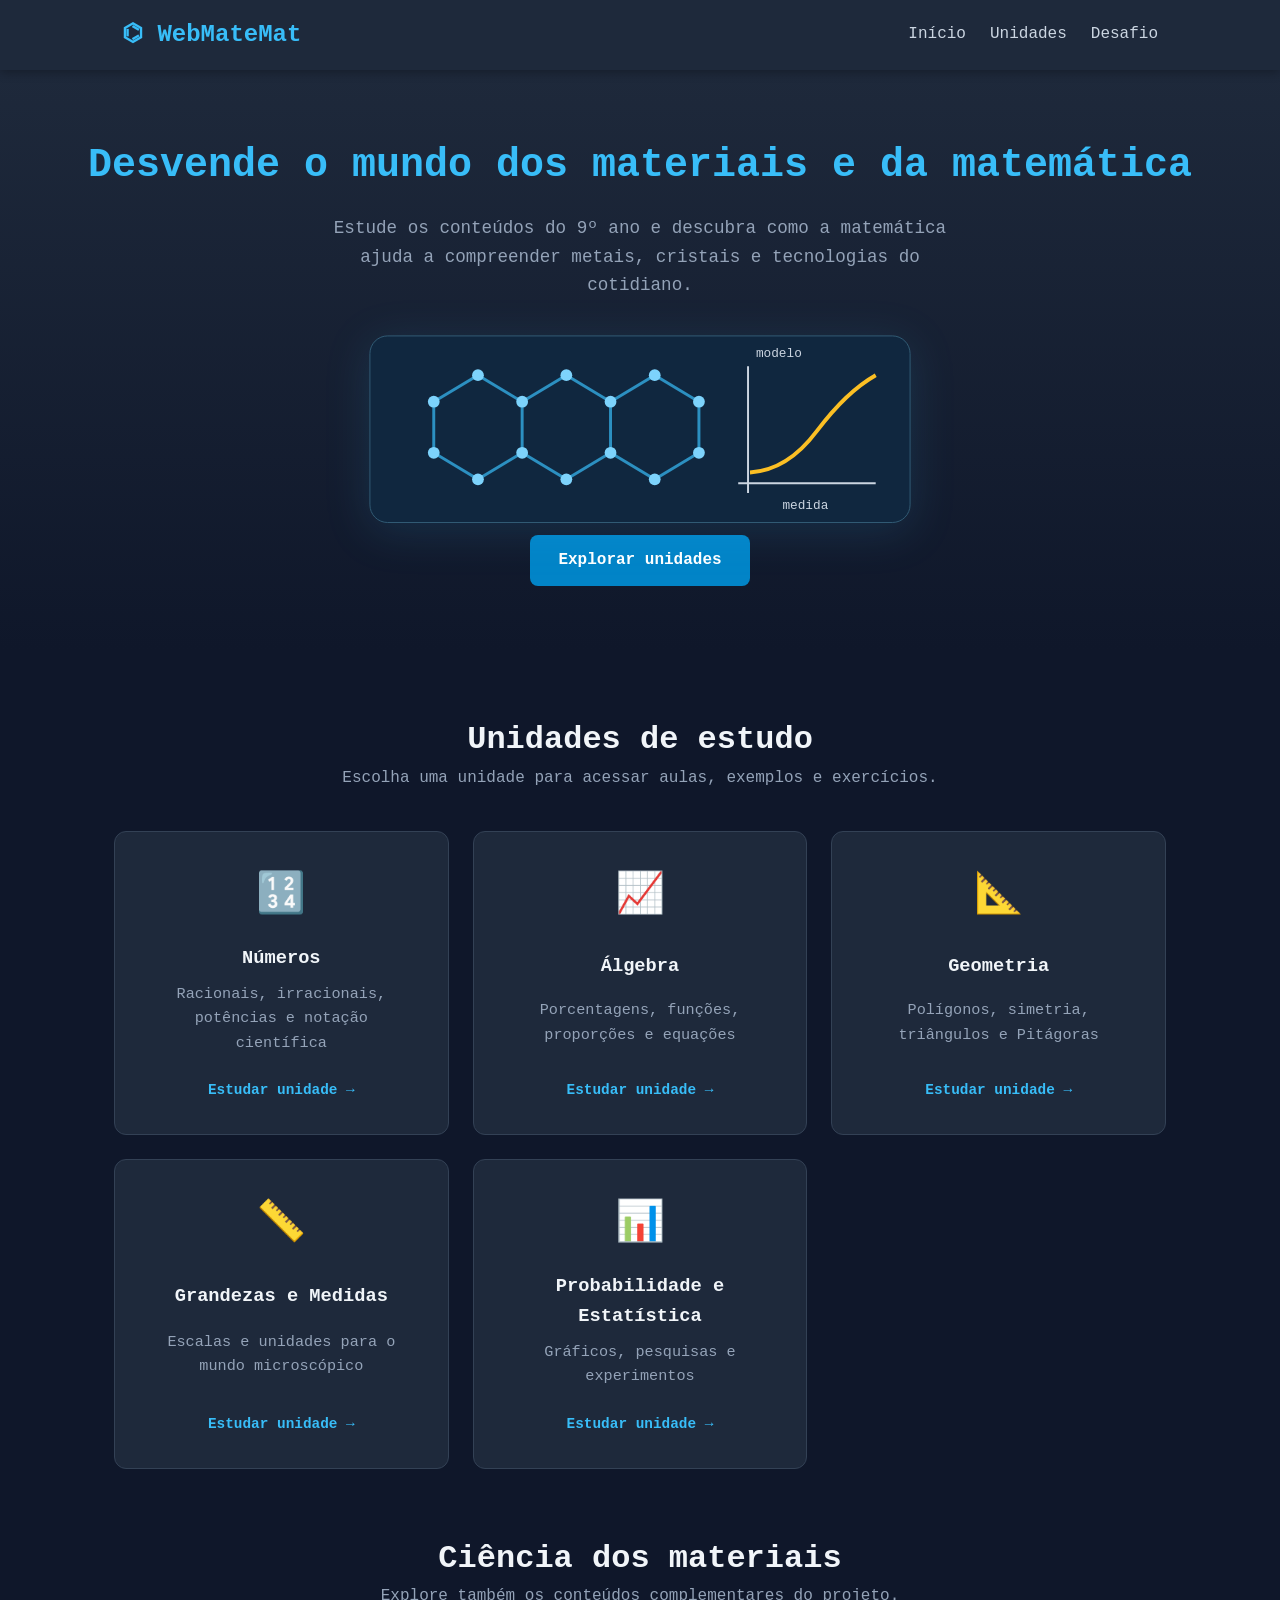
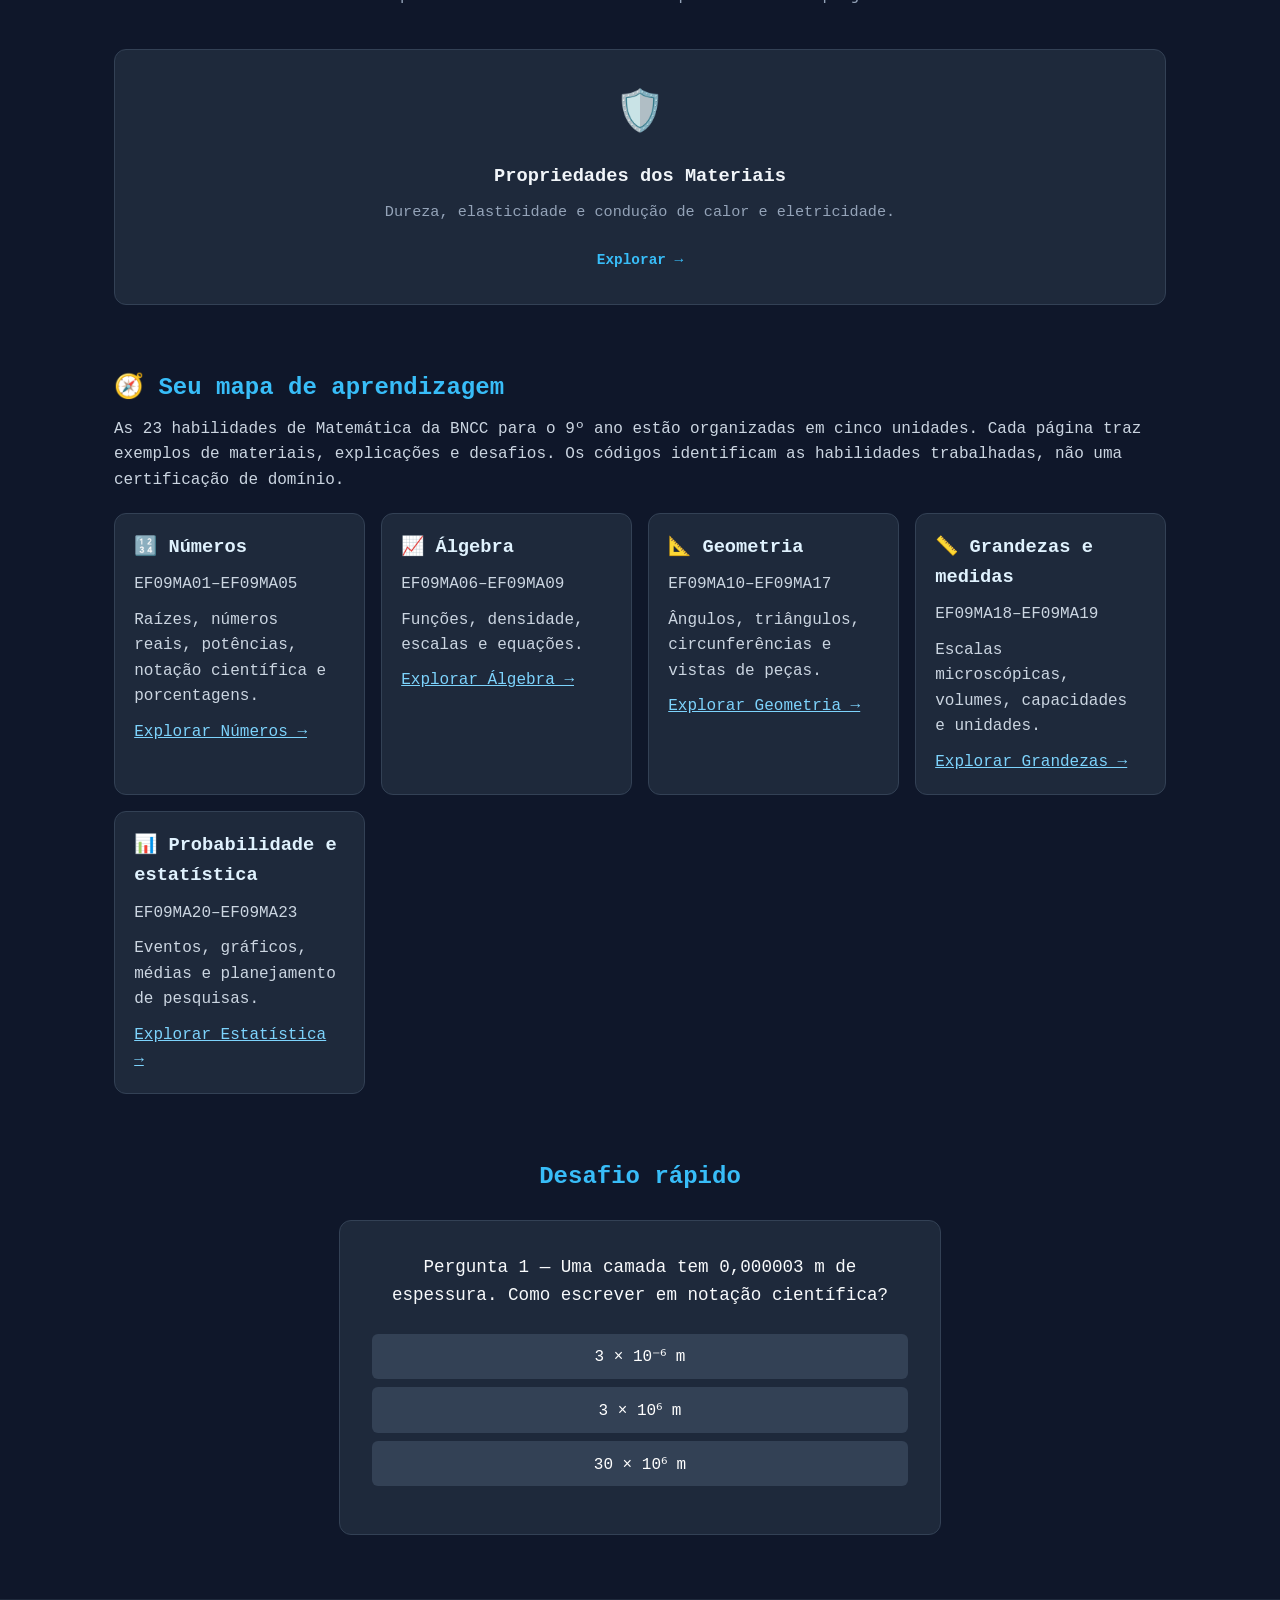
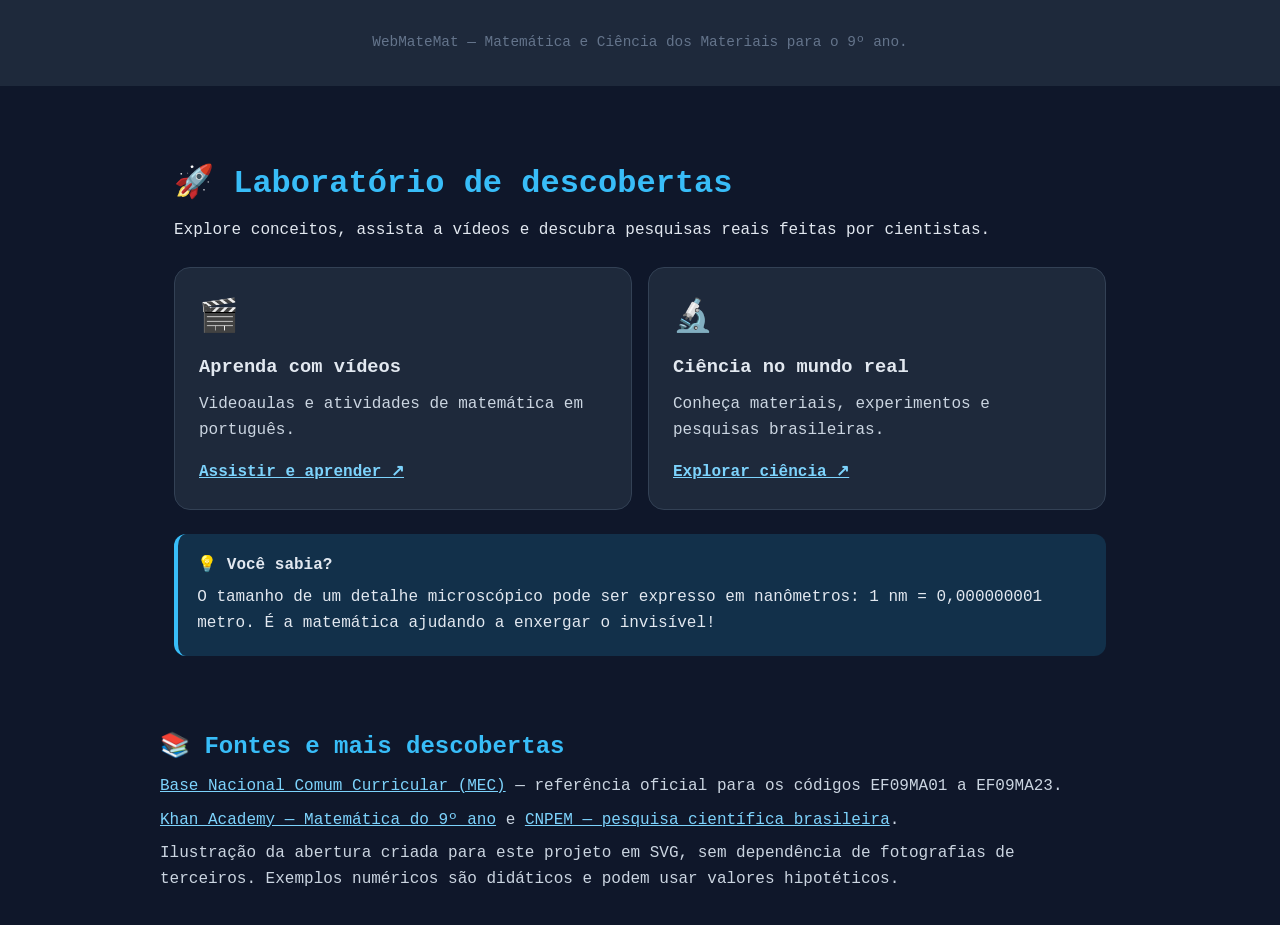
<file: index.html>
<!doctype html><html lang="pt-BR"><head><meta charset="utf-8"><meta name="viewport" content="width=device-width,initial-scale=1"><meta name="description" content="Matemática do 9º ano conectada à ciência dos materiais."><title>WebMateMat | Matemática e Ciência dos Materiais</title><link rel="stylesheet" href="style.css"></head><body><header><nav class="navbar"><div class="logo">⌬ WebMateMat</div><ul class="nav-links"><li><a href="index.html">Início</a></li><li><a href="index.html#topicos">Unidades</a></li><li><a href="index.html#desafio">Desafio</a></li></ul></nav></header><section id="inicio" class="hero"><h1>Desvende o mundo dos materiais e da matemática</h1><p>Estude os conteúdos do 9º ano e descubra como a matemática ajuda a compreender metais, cristais e tecnologias do cotidiano.</p><svg class="hero-figure" role="img" aria-label="Ilustração original: partículas conectadas em uma rede hexagonal e um gráfico cartesiano" viewBox="0 0 560 200" xmlns="http://www.w3.org/2000/svg"><rect x="5" y="5" width="550" height="190" rx="18" fill="#10273f" stroke="#325c76"/><g stroke="#38bdf8" stroke-width="3" fill="none"><path d="M70 72 L115 45 L160 72 L160 124 L115 151 L70 124 Z M160 72 L205 45 L250 72 L250 124 L205 151 L160 124 M250 72 L295 45 L340 72 L340 124 L295 151 L250 124" opacity=".7"/></g><g fill="#7dd3fc"><circle cx="70" cy="72" r="6"/><circle cx="115" cy="45" r="6"/><circle cx="160" cy="72" r="6"/><circle cx="160" cy="124" r="6"/><circle cx="115" cy="151" r="6"/><circle cx="70" cy="124" r="6"/><circle cx="205" cy="45" r="6"/><circle cx="250" cy="72" r="6"/><circle cx="250" cy="124" r="6"/><circle cx="205" cy="151" r="6"/><circle cx="295" cy="45" r="6"/><circle cx="340" cy="72" r="6"/><circle cx="340" cy="124" r="6"/><circle cx="295" cy="151" r="6"/></g><g stroke="#cbd5e1" stroke-width="2" fill="none"><path d="M380 155 H520 M390 165 V36" /></g><path d="M392 144 Q430 142 460 102 T520 45" stroke="#fbbf24" stroke-width="4" fill="none"/><text x="425" y="181" font-size="13" fill="#cbd5e1">medida</text><text x="398" y="26" font-size="13" fill="#cbd5e1">modelo</text></svg><a class="btn" href="#topicos">Explorar unidades</a></section><main><section id="topicos" class="topics-section"><h2>Unidades de estudo</h2><p class="section-subtitle">Escolha uma unidade para acessar aulas, exemplos e exercícios.</p><div class="card-grid"><a class="card-link" href="numeros.html"><article class="card"><span class="card-icon" aria-hidden="true">🔢</span><h3>Números</h3><p>Racionais, irracionais, potências e notação científica</p><span class="card-btn">Estudar unidade →</span></article></a><a class="card-link" href="algebra.html"><article class="card"><span class="card-icon" aria-hidden="true">📈</span><h3>Álgebra</h3><p>Porcentagens, funções, proporções e equações</p><span class="card-btn">Estudar unidade →</span></article></a><a class="card-link" href="geometria.html"><article class="card"><span class="card-icon" aria-hidden="true">📐</span><h3>Geometria</h3><p>Polígonos, simetria, triângulos e Pitágoras</p><span class="card-btn">Estudar unidade →</span></article></a><a class="card-link" href="grandezas-medidas.html"><article class="card"><span class="card-icon" aria-hidden="true">📏</span><h3>Grandezas e Medidas</h3><p>Escalas e unidades para o mundo microscópico</p><span class="card-btn">Estudar unidade →</span></article></a><a class="card-link" href="probabilidade-estatistica.html"><article class="card"><span class="card-icon" aria-hidden="true">📊</span><h3>Probabilidade e Estatística</h3><p>Gráficos, pesquisas e experimentos</p><span class="card-btn">Estudar unidade →</span></article></a></div></section><section class="topics-section"><h2>Ciência dos materiais</h2><p class="section-subtitle">Explore também os conteúdos complementares do projeto.</p><div class="card-grid"><a class="card-link" href="propriedades-dos-materiais.html"><article class="card"><span class="card-icon">🛡️</span><h3>Propriedades dos Materiais</h3><p>Dureza, elasticidade e condução de calor e eletricidade.</p><span class="card-btn">Explorar →</span></article></a></div></section><section class="learning-map" aria-label="Mapa curricular"><h2>🧭 Seu mapa de aprendizagem</h2><p>As 23 habilidades de Matemática da BNCC para o 9º ano estão organizadas em cinco unidades. Cada página traz exemplos de materiais, explicações e desafios. Os códigos identificam as habilidades trabalhadas, não uma certificação de domínio.</p><div class="map-grid"><article class="map-card"><h3>🔢 Números</h3><p>EF09MA01–EF09MA05</p><p>Raízes, números reais, potências, notação científica e porcentagens.</p><a href="numeros.html">Explorar Números →</a></article><article class="map-card"><h3>📈 Álgebra</h3><p>EF09MA06–EF09MA09</p><p>Funções, densidade, escalas e equações.</p><a href="algebra.html">Explorar Álgebra →</a></article><article class="map-card"><h3>📐 Geometria</h3><p>EF09MA10–EF09MA17</p><p>Ângulos, triângulos, circunferências e vistas de peças.</p><a href="geometria.html">Explorar Geometria →</a></article><article class="map-card"><h3>📏 Grandezas e medidas</h3><p>EF09MA18–EF09MA19</p><p>Escalas microscópicas, volumes, capacidades e unidades.</p><a href="grandezas-medidas.html">Explorar Grandezas →</a></article><article class="map-card"><h3>📊 Probabilidade e estatística</h3><p>EF09MA20–EF09MA23</p><p>Eventos, gráficos, médias e planejamento de pesquisas.</p><a href="probabilidade-estatistica.html">Explorar Estatística →</a></article></div></section><section id="desafio" class="quiz-section"><h2>Desafio rápido</h2><div class="quiz-box"><p id="question">Carregando pergunta...</p><div id="options" class="options"></div><p id="result" role="status" aria-live="polite"></p></div></section></main><footer><p>WebMateMat — Matemática e Ciência dos Materiais para o 9º ano.</p></footer><script src="script.js"></script><section class="extras" aria-label="Explore mais"><h2>🚀 Laboratório de descobertas</h2><p>Explore conceitos, assista a vídeos e descubra pesquisas reais feitas por cientistas.</p><div class="extras-grid"><article class="extra-card"><span>🎬</span><h3>Aprenda com vídeos</h3><p>Videoaulas e atividades de matemática em português.</p><a href="https://pt.khanacademy.org/math/pt-9-ano" target="_blank" rel="noopener noreferrer">Assistir e aprender ↗</a></article><article class="extra-card"><span>🔬</span><h3>Ciência no mundo real</h3><p>Conheça materiais, experimentos e pesquisas brasileiras.</p><a href="https://cnpem.br/cnpem-lanca-serie-ciencia-animada-com-videos-educativos-sobre-pesquisas-de-ponta/" target="_blank" rel="noopener noreferrer">Explorar ciência ↗</a></article></div><div class="curiosity"><strong>💡 Você sabia?</strong><p>O tamanho de um detalhe microscópico pode ser expresso em nanômetros: 1 nm = 0,000000001 metro. É a matemática ajudando a enxergar o invisível!</p></div></section>
<section class="sources" aria-label="Referências e uso do conteúdo"><h2>📚 Fontes e mais descobertas</h2><p><a href="https://basenacionalcomum.mec.gov.br/images/BNCC_EI_EF_110518_versaofinal_site.pdf" target="_blank" rel="noopener noreferrer">Base Nacional Comum Curricular (MEC)</a> — referência oficial para os códigos EF09MA01 a EF09MA23.</p><p><a href="https://pt.khanacademy.org/math/pt-9-ano" target="_blank" rel="noopener noreferrer">Khan Academy — Matemática do 9º ano</a> e <a href="https://cnpem.br/" target="_blank" rel="noopener noreferrer">CNPEM — pesquisa científica brasileira</a>.</p><p>Ilustração da abertura criada para este projeto em SVG, sem dependência de fotografias de terceiros. Exemplos numéricos são didáticos e podem usar valores hipotéticos.</p></section></body></html>
</file>
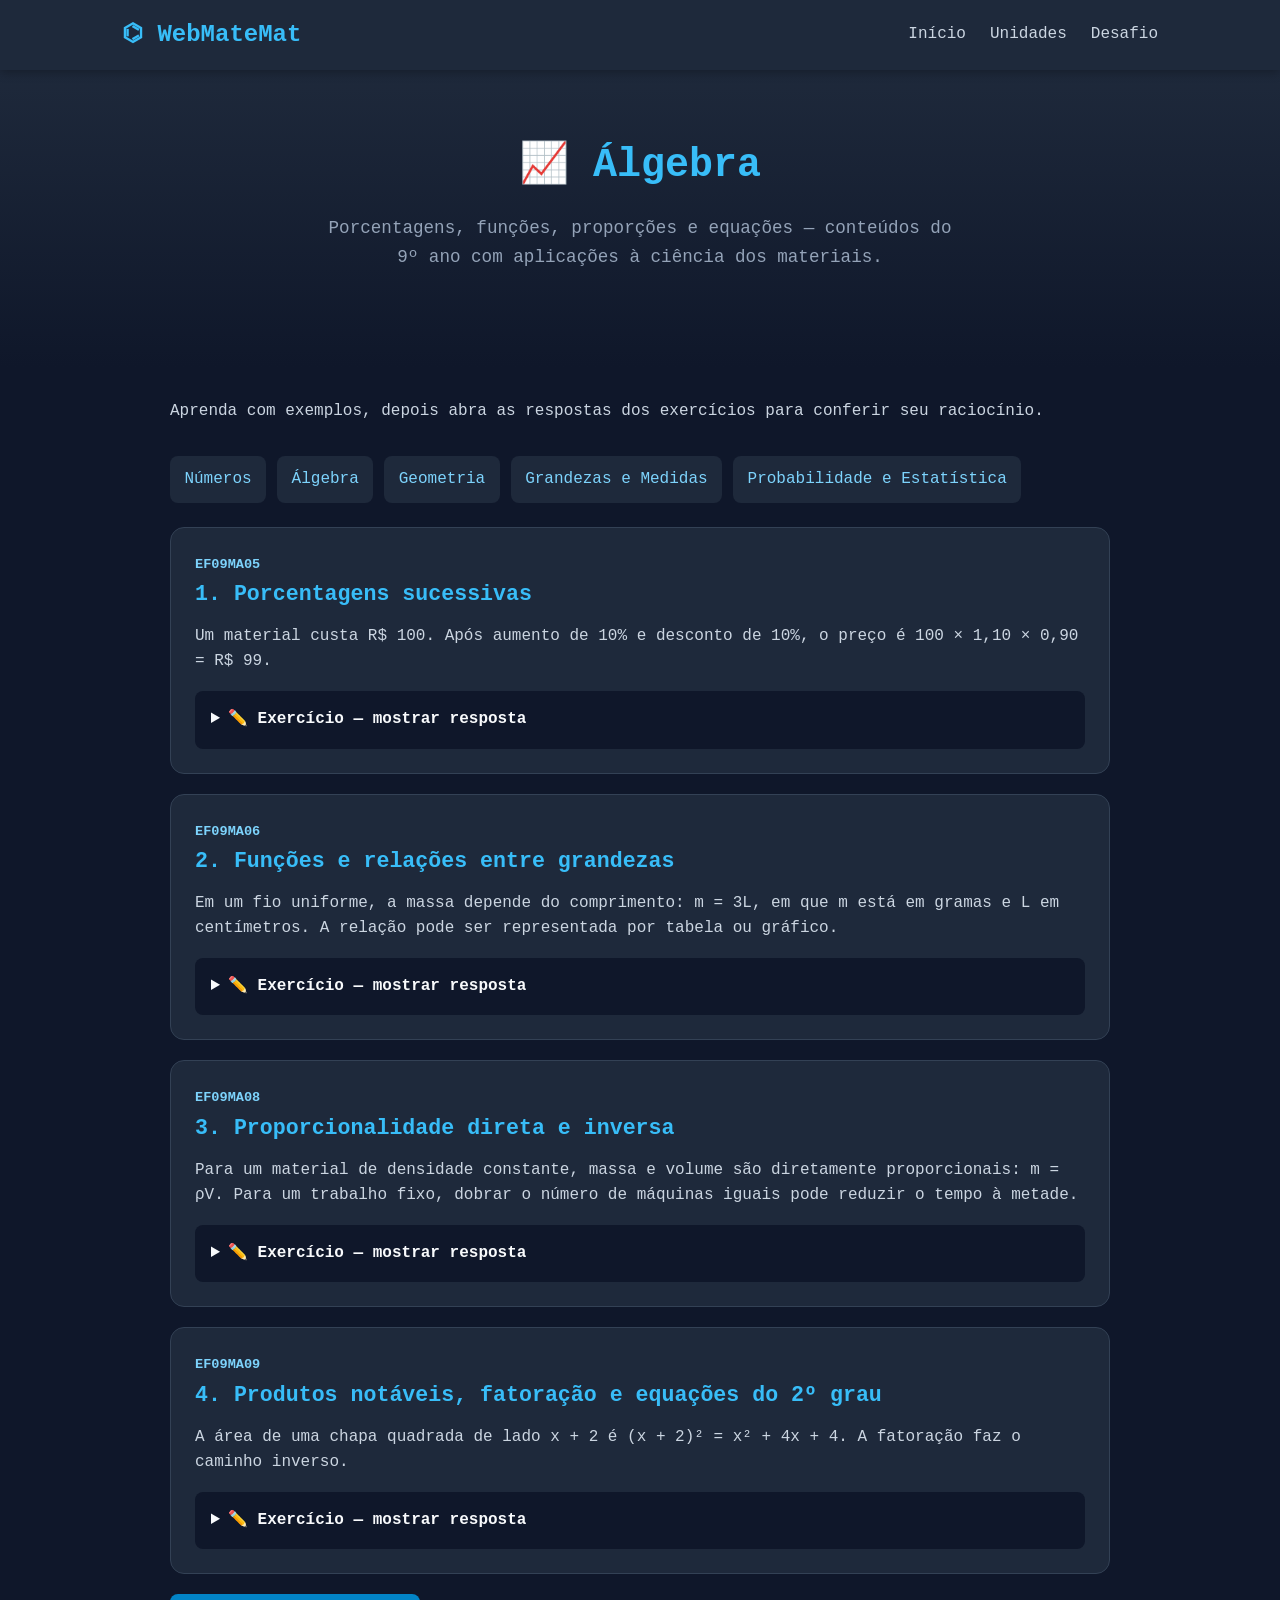
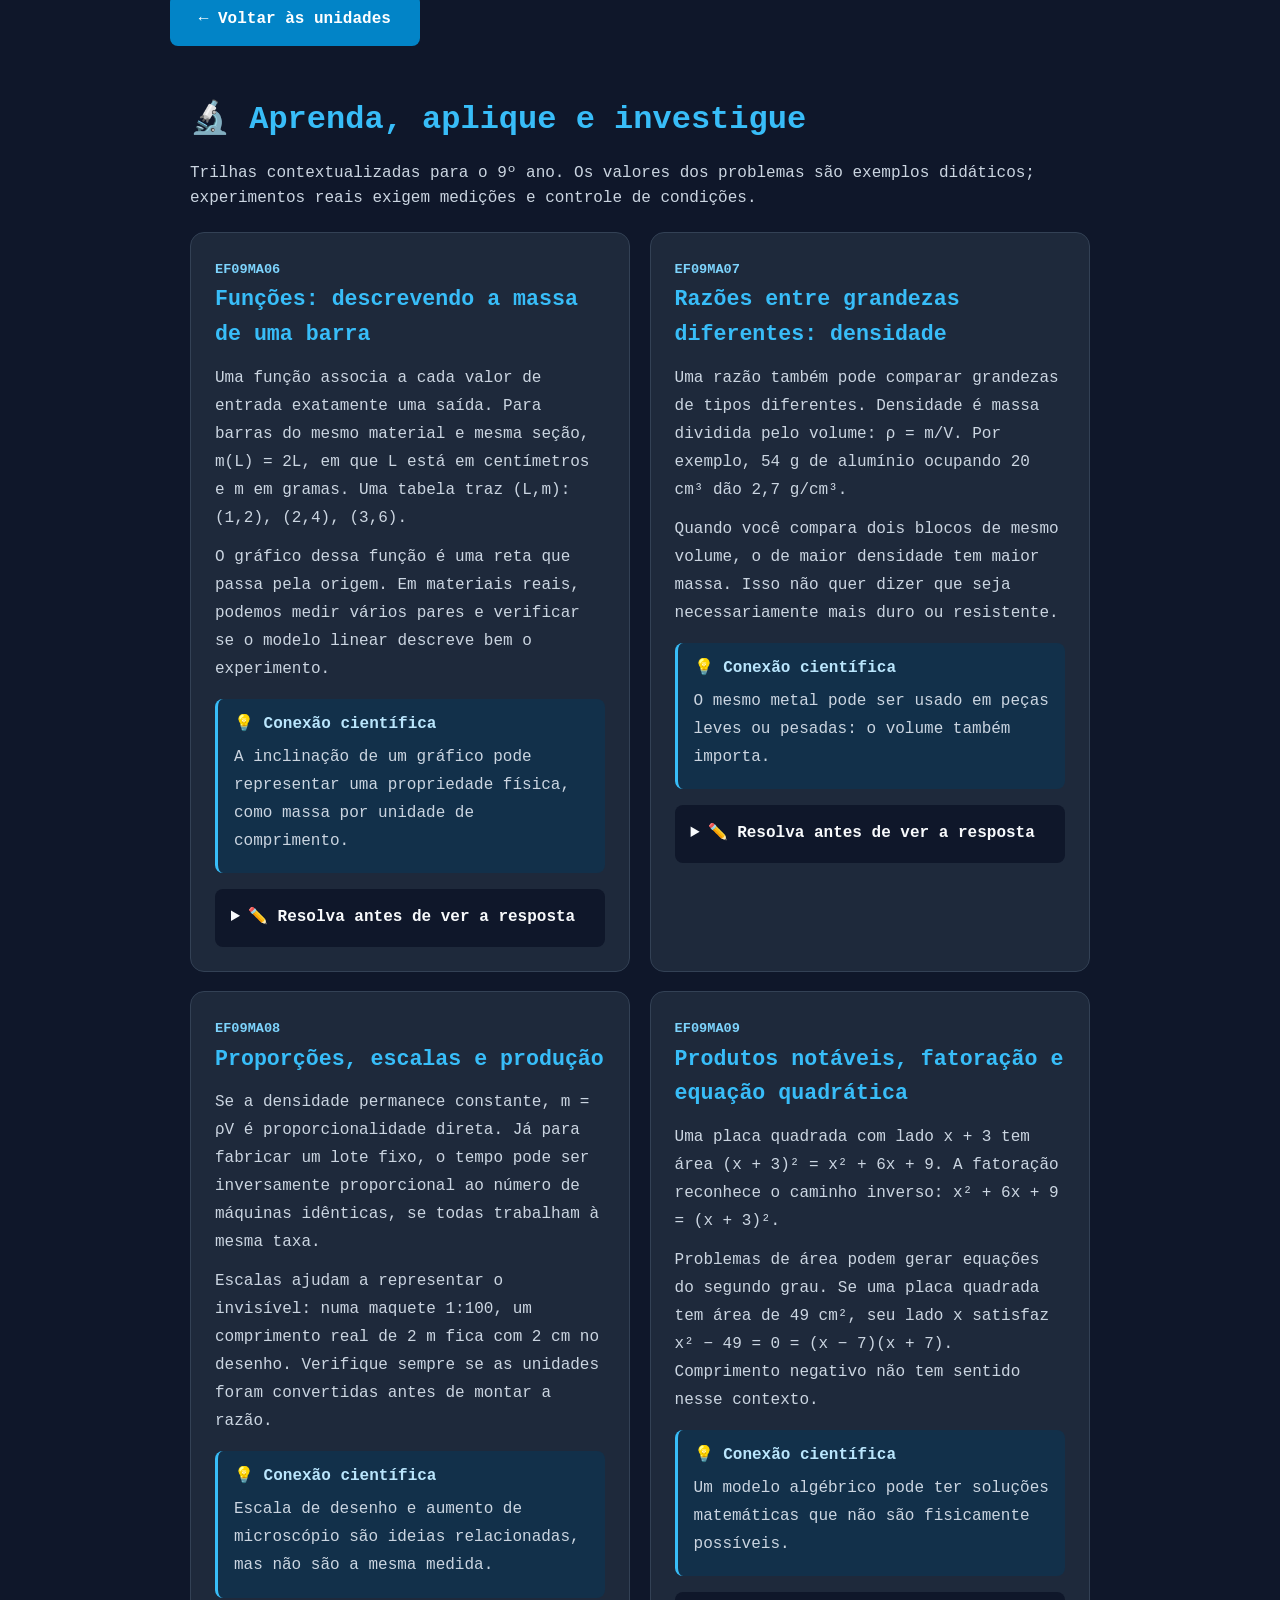
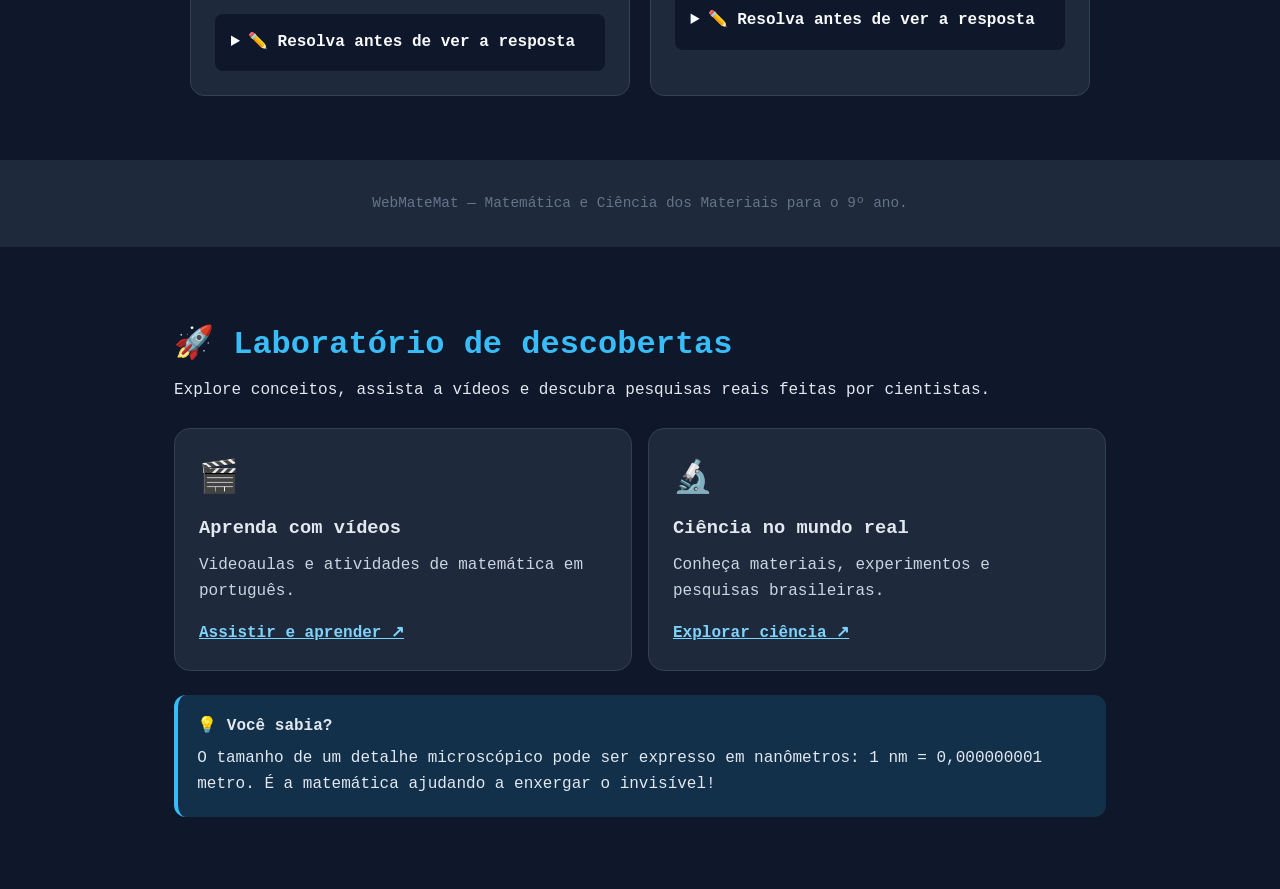
<file: algebra.html>
<!doctype html><html lang="pt-BR"><head><meta charset="utf-8"><meta name="viewport" content="width=device-width,initial-scale=1"><meta name="description" content="Álgebra: matemática do 9º ano aplicada à ciência dos materiais."><title>Álgebra | WebMateMat</title><link rel="stylesheet" href="style.css"></head><body><header><nav class="navbar"><div class="logo">⌬ WebMateMat</div><ul class="nav-links"><li><a href="index.html">Início</a></li><li><a href="index.html#topicos">Unidades</a></li><li><a href="index.html#desafio">Desafio</a></li></ul></nav></header><section class="hero"><h1>📈 Álgebra</h1><p>Porcentagens, funções, proporções e equações — conteúdos do 9º ano com aplicações à ciência dos materiais.</p></section><main class="lesson-layout"><p class="intro-note">Aprenda com exemplos, depois abra as respostas dos exercícios para conferir seu raciocínio.</p><nav class="lesson-nav" aria-label="Unidades"><a href="numeros.html">Números</a><a href="algebra.html">Álgebra</a><a href="geometria.html">Geometria</a><a href="grandezas-medidas.html">Grandezas e Medidas</a><a href="probabilidade-estatistica.html">Probabilidade e Estatística</a></nav><article class="lesson"><span class="code">EF09MA05</span><h2>1. Porcentagens sucessivas</h2><p>Um material custa R$ 100. Após aumento de 10% e desconto de 10%, o preço é 100 × 1,10 × 0,90 = R$ 99.</p><details><summary>✏️ Exercício — mostrar resposta</summary><p>Um produto de R$ 200 recebe desconto de 20%. Qual é o novo preço?</p><p class="answer"><strong>Resposta:</strong> R$ 160.</p></details></article><article class="lesson"><span class="code">EF09MA06</span><h2>2. Funções e relações entre grandezas</h2><p>Em um fio uniforme, a massa depende do comprimento: m = 3L, em que m está em gramas e L em centímetros. A relação pode ser representada por tabela ou gráfico.</p><details><summary>✏️ Exercício — mostrar resposta</summary><p>Qual é a massa de 4 cm desse fio?</p><p class="answer"><strong>Resposta:</strong> 12 g.</p></details></article><article class="lesson"><span class="code">EF09MA08</span><h2>3. Proporcionalidade direta e inversa</h2><p>Para um material de densidade constante, massa e volume são diretamente proporcionais: m = ρV. Para um trabalho fixo, dobrar o número de máquinas iguais pode reduzir o tempo à metade.</p><details><summary>✏️ Exercício — mostrar resposta</summary><p>Se 2 cm³ de uma amostra têm massa de 6 g, qual é a massa de 5 cm³?</p><p class="answer"><strong>Resposta:</strong> 15 g.</p></details></article><article class="lesson"><span class="code">EF09MA09</span><h2>4. Produtos notáveis, fatoração e equações do 2º grau</h2><p>A área de uma chapa quadrada de lado x + 2 é (x + 2)² = x² + 4x + 4. A fatoração faz o caminho inverso.</p><details><summary>✏️ Exercício — mostrar resposta</summary><p>Resolva x² − 9 = 0.</p><p class="answer"><strong>Resposta:</strong> x = 3 ou x = −3; para uma medida de comprimento, apenas 3 faz sentido.</p></details></article><a class="btn" href="index.html#topicos">← Voltar às unidades</a><section class="ampliacao-bncc" aria-label="Aprofundamento e atividades da BNCC"><h2>🔬 Aprenda, aplique e investigue</h2><p class="intro-note">Trilhas contextualizadas para o 9º ano. Os valores dos problemas são exemplos didáticos; experimentos reais exigem medições e controle de condições.</p><div class="bncc-module-grid"><article class="lesson bncc-module"><span class="code">EF09MA06</span><h2>Funções: descrevendo a massa de uma barra</h2><p>Uma função associa a cada valor de entrada exatamente uma saída. Para barras do mesmo material e mesma seção, m(L) = 2L, em que L está em centímetros e m em gramas. Uma tabela traz (L,m): (1,2), (2,4), (3,6).</p><p>O gráfico dessa função é uma reta que passa pela origem. Em materiais reais, podemos medir vários pares e verificar se o modelo linear descreve bem o experimento.</p><aside class="science-note"><strong>💡 Conexão científica</strong><p>A inclinação de um gráfico pode representar uma propriedade física, como massa por unidade de comprimento.</p></aside><details><summary>✏️ Resolva antes de ver a resposta</summary><p><strong>Desafio:</strong> Uma barra de 7 cm segue m(L) = 2L. Qual é sua massa? Se a massa é 18 g, qual o comprimento?</p><p class="answer"><strong>Resolução:</strong> 14 g; comprimento 9 cm.</p></details></article><article class="lesson bncc-module"><span class="code">EF09MA07</span><h2>Razões entre grandezas diferentes: densidade</h2><p>Uma razão também pode comparar grandezas de tipos diferentes. Densidade é massa dividida pelo volume: ρ = m/V. Por exemplo, 54 g de alumínio ocupando 20 cm³ dão 2,7 g/cm³.</p><p>Quando você compara dois blocos de mesmo volume, o de maior densidade tem maior massa. Isso não quer dizer que seja necessariamente mais duro ou resistente.</p><aside class="science-note"><strong>💡 Conexão científica</strong><p>O mesmo metal pode ser usado em peças leves ou pesadas: o volume também importa.</p></aside><details><summary>✏️ Resolva antes de ver a resposta</summary><p><strong>Desafio:</strong> Um bloco tem massa de 135 g e volume de 50 cm³. Calcule a densidade.</p><p class="answer"><strong>Resolução:</strong> ρ = 135/50 = 2,7 g/cm³.</p></details></article><article class="lesson bncc-module"><span class="code">EF09MA08</span><h2>Proporções, escalas e produção</h2><p>Se a densidade permanece constante, m = ρV é proporcionalidade direta. Já para fabricar um lote fixo, o tempo pode ser inversamente proporcional ao número de máquinas idênticas, se todas trabalham à mesma taxa.</p><p>Escalas ajudam a representar o invisível: numa maquete 1:100, um comprimento real de 2 m fica com 2 cm no desenho. Verifique sempre se as unidades foram convertidas antes de montar a razão.</p><aside class="science-note"><strong>💡 Conexão científica</strong><p>Escala de desenho e aumento de microscópio são ideias relacionadas, mas não são a mesma medida.</p></aside><details><summary>✏️ Resolva antes de ver a resposta</summary><p><strong>Desafio:</strong> Quatro máquinas fabricam um lote em 6 horas. Em condições ideais, quantas horas levariam 8 máquinas idênticas?</p><p class="answer"><strong>Resolução:</strong> 3 horas: dobrar o número de máquinas reduz o tempo pela metade, supondo produtividade constante.</p></details></article><article class="lesson bncc-module"><span class="code">EF09MA09</span><h2>Produtos notáveis, fatoração e equação quadrática</h2><p>Uma placa quadrada com lado x + 3 tem área (x + 3)² = x² + 6x + 9. A fatoração reconhece o caminho inverso: x² + 6x + 9 = (x + 3)².</p><p>Problemas de área podem gerar equações do segundo grau. Se uma placa quadrada tem área de 49 cm², seu lado x satisfaz x² − 49 = 0 = (x − 7)(x + 7). Comprimento negativo não tem sentido nesse contexto.</p><aside class="science-note"><strong>💡 Conexão científica</strong><p>Um modelo algébrico pode ter soluções matemáticas que não são fisicamente possíveis.</p></aside><details><summary>✏️ Resolva antes de ver a resposta</summary><p><strong>Desafio:</strong> Uma chapa retangular mede x e x + 2 centímetros. A área é 48 cm². Qual valor positivo de x?</p><p class="answer"><strong>Resolução:</strong> x(x + 2) = 48 → x² + 2x − 48 = (x + 8)(x − 6) = 0; x = 6 cm.</p></details></article></div></section>
</main><footer><p>WebMateMat — Matemática e Ciência dos Materiais para o 9º ano.</p></footer><section class="extras" aria-label="Explore mais"><h2>🚀 Laboratório de descobertas</h2><p>Explore conceitos, assista a vídeos e descubra pesquisas reais feitas por cientistas.</p><div class="extras-grid"><article class="extra-card"><span>🎬</span><h3>Aprenda com vídeos</h3><p>Videoaulas e atividades de matemática em português.</p><a href="https://pt.khanacademy.org/math/pt-9-ano" target="_blank" rel="noopener noreferrer">Assistir e aprender ↗</a></article><article class="extra-card"><span>🔬</span><h3>Ciência no mundo real</h3><p>Conheça materiais, experimentos e pesquisas brasileiras.</p><a href="https://agencia.fapesp.br/estudo-desenvolve-nova-rota-para-criar-materiais-semicondutores-e-metalicos-com-laser-ultrarrapido/57308" target="_blank" rel="noopener noreferrer">Explorar ciência ↗</a></article></div><div class="curiosity"><strong>💡 Você sabia?</strong><p>O tamanho de um detalhe microscópico pode ser expresso em nanômetros: 1 nm = 0,000000001 metro. É a matemática ajudando a enxergar o invisível!</p></div></section>
</body></html>
</file>
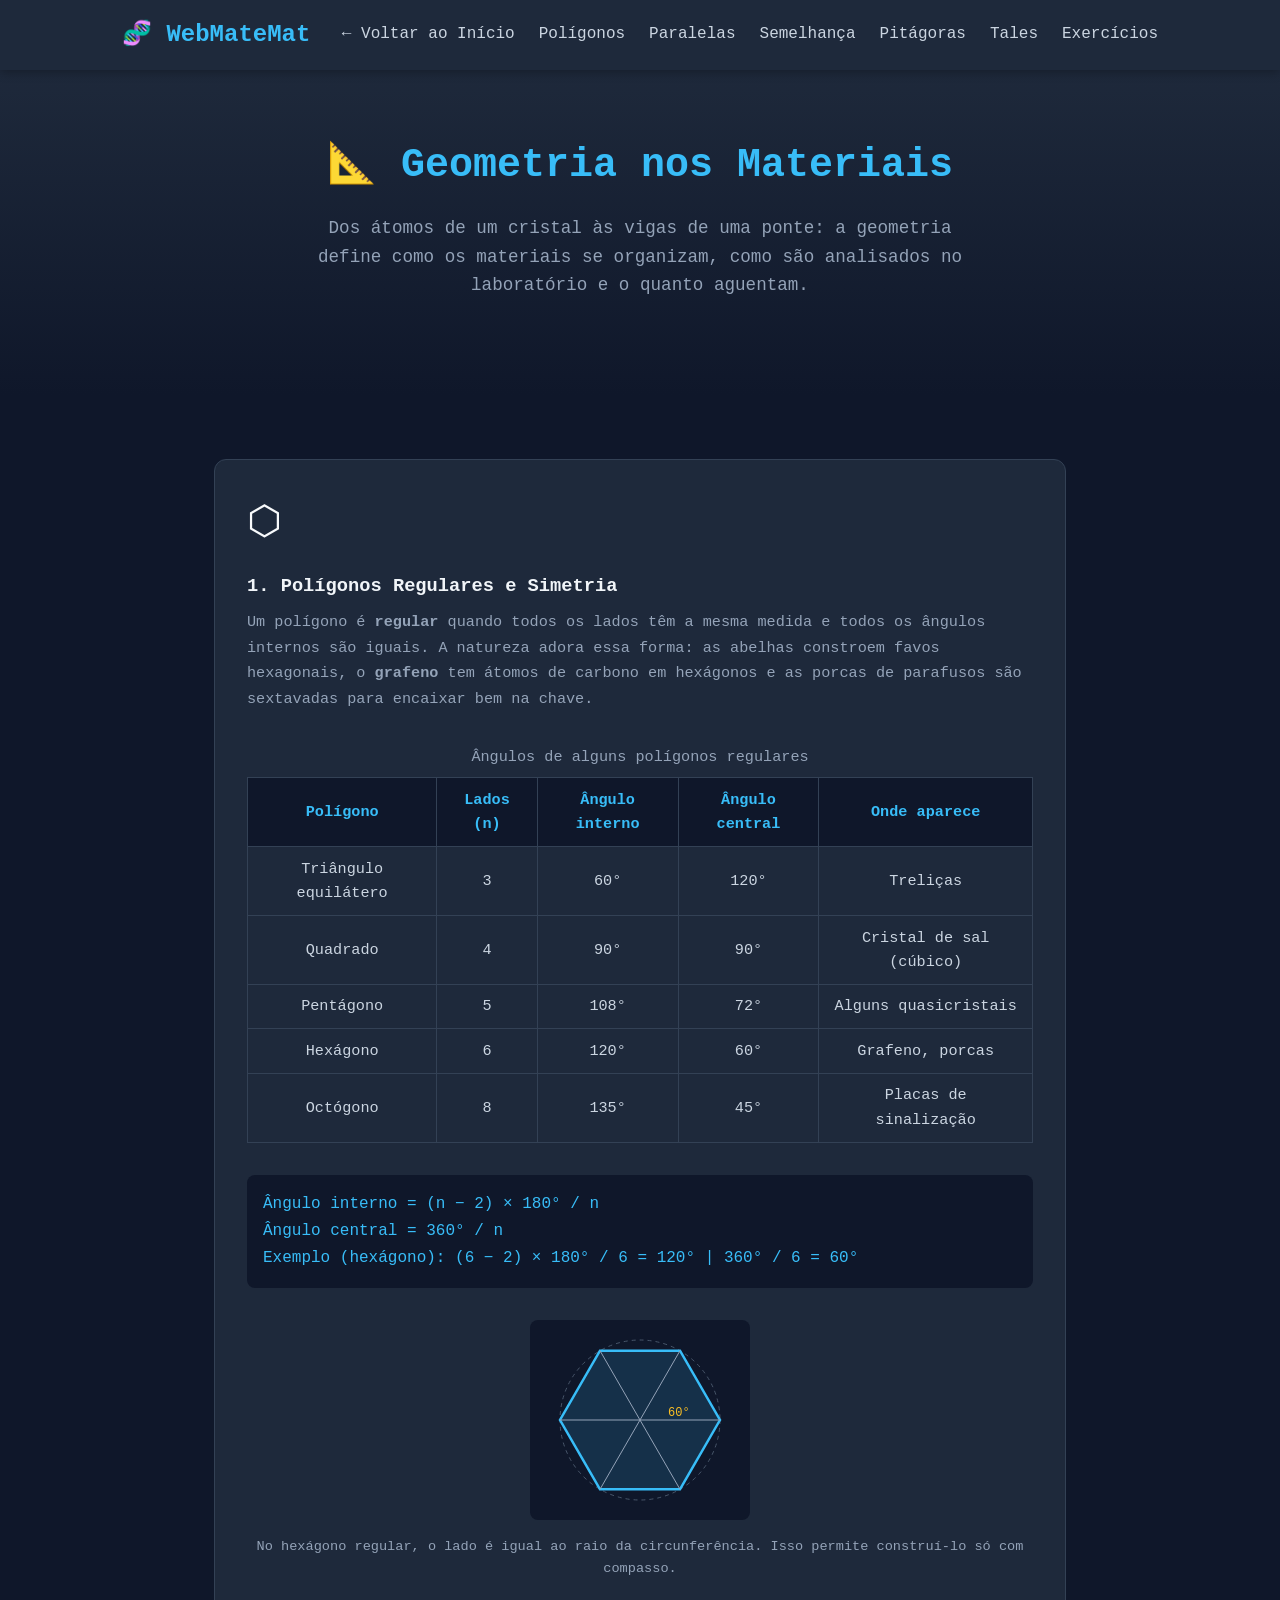
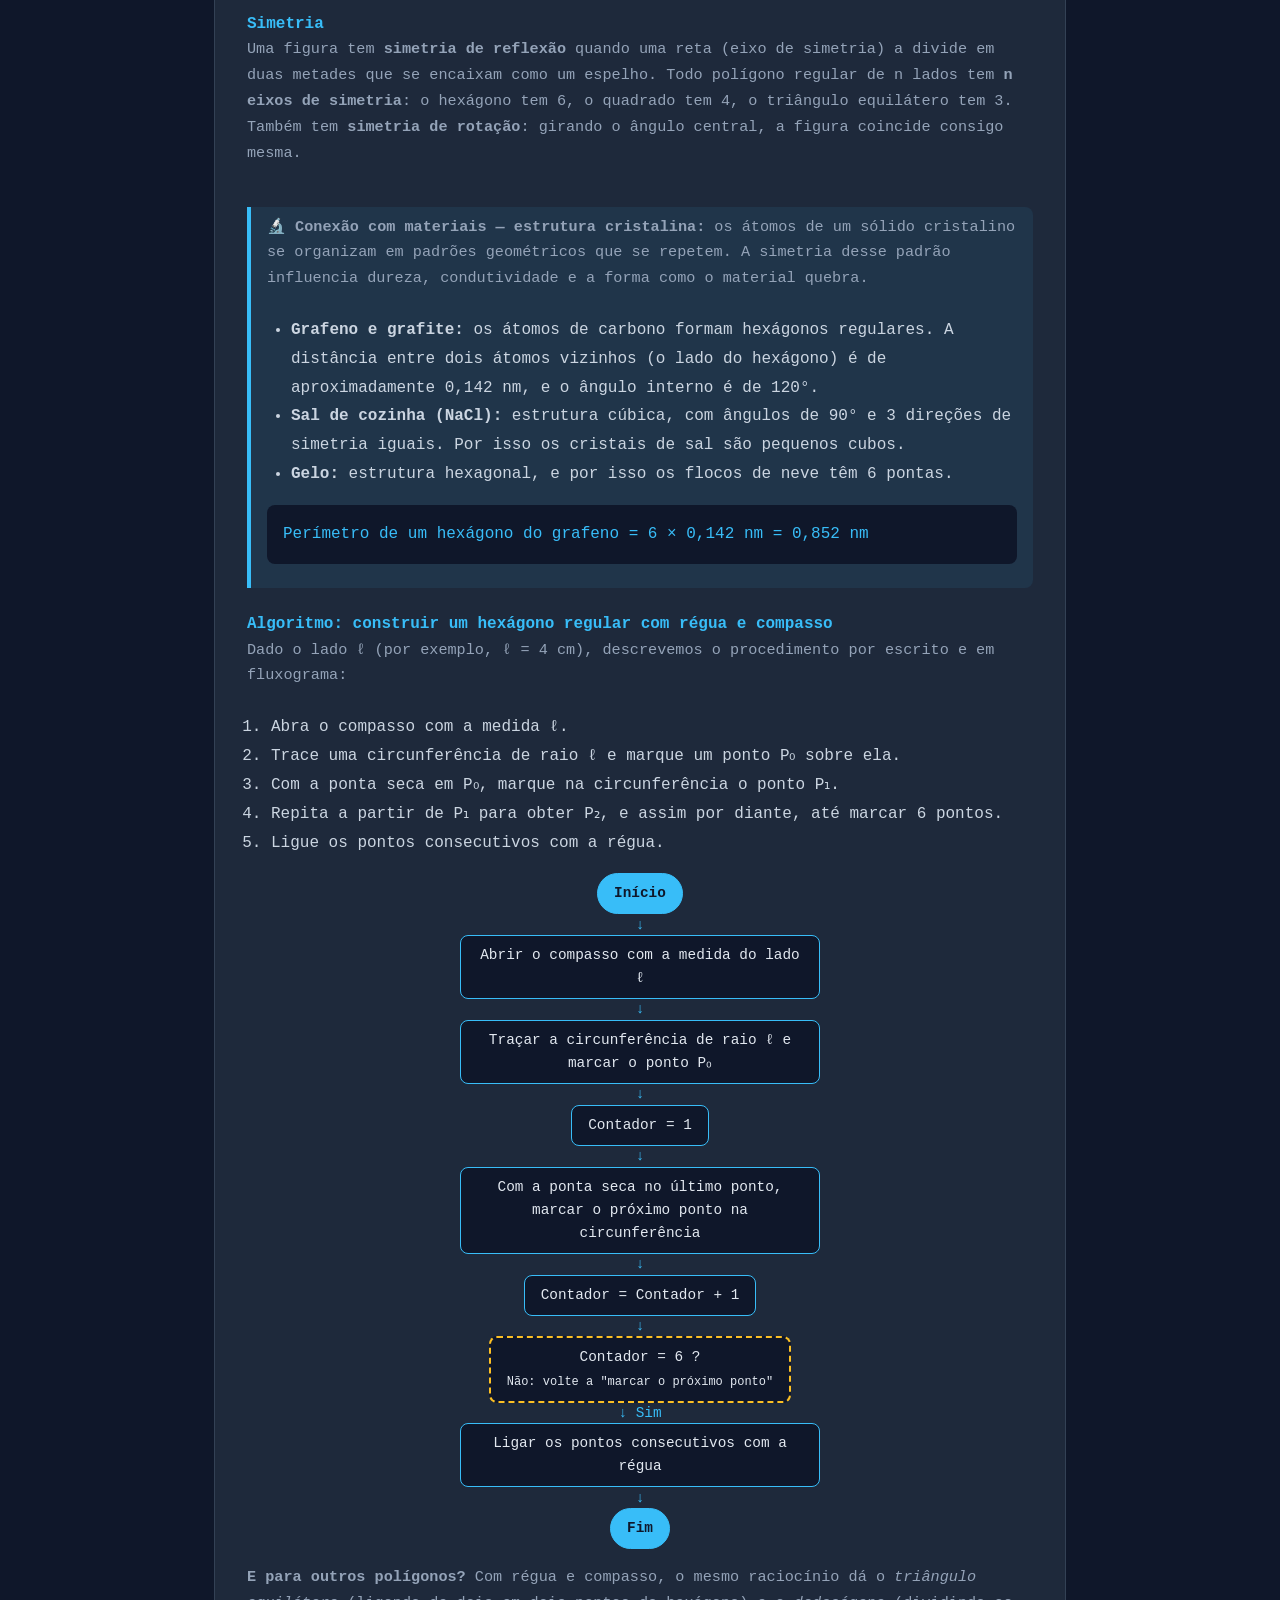
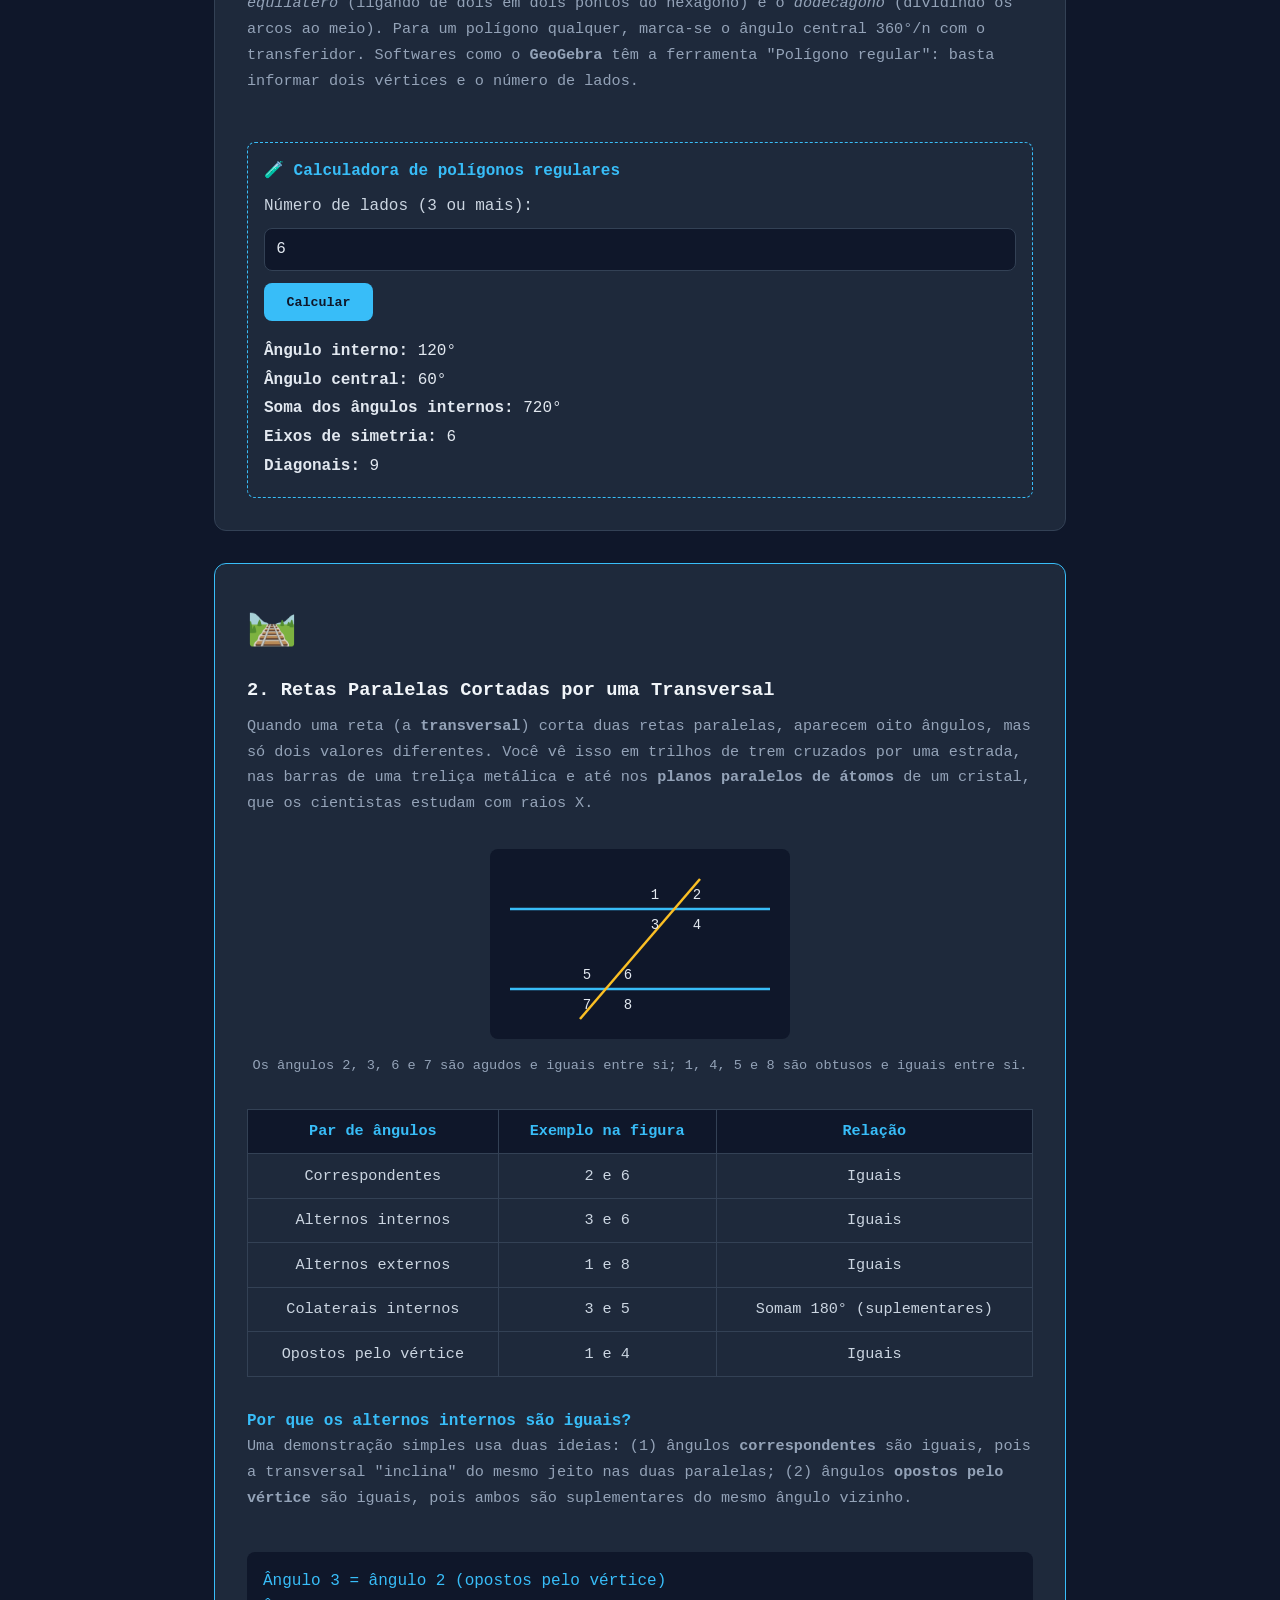
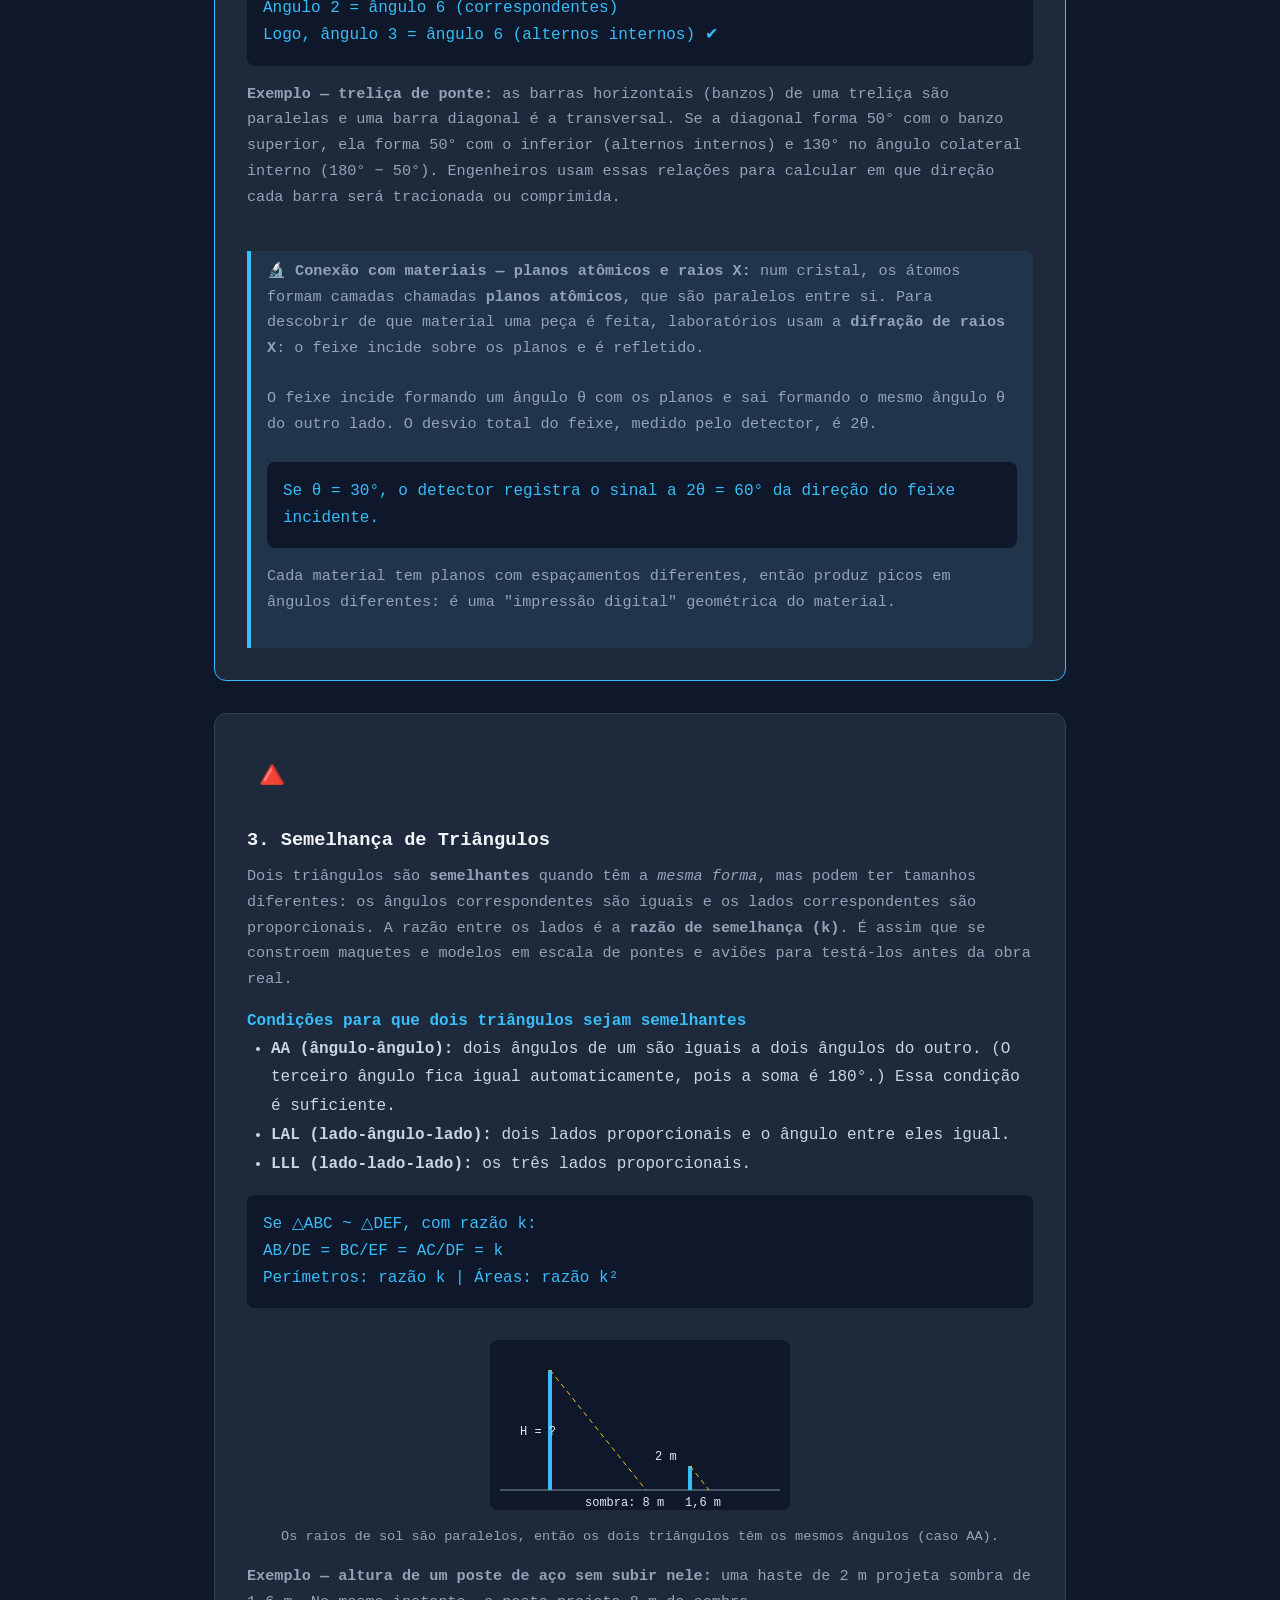
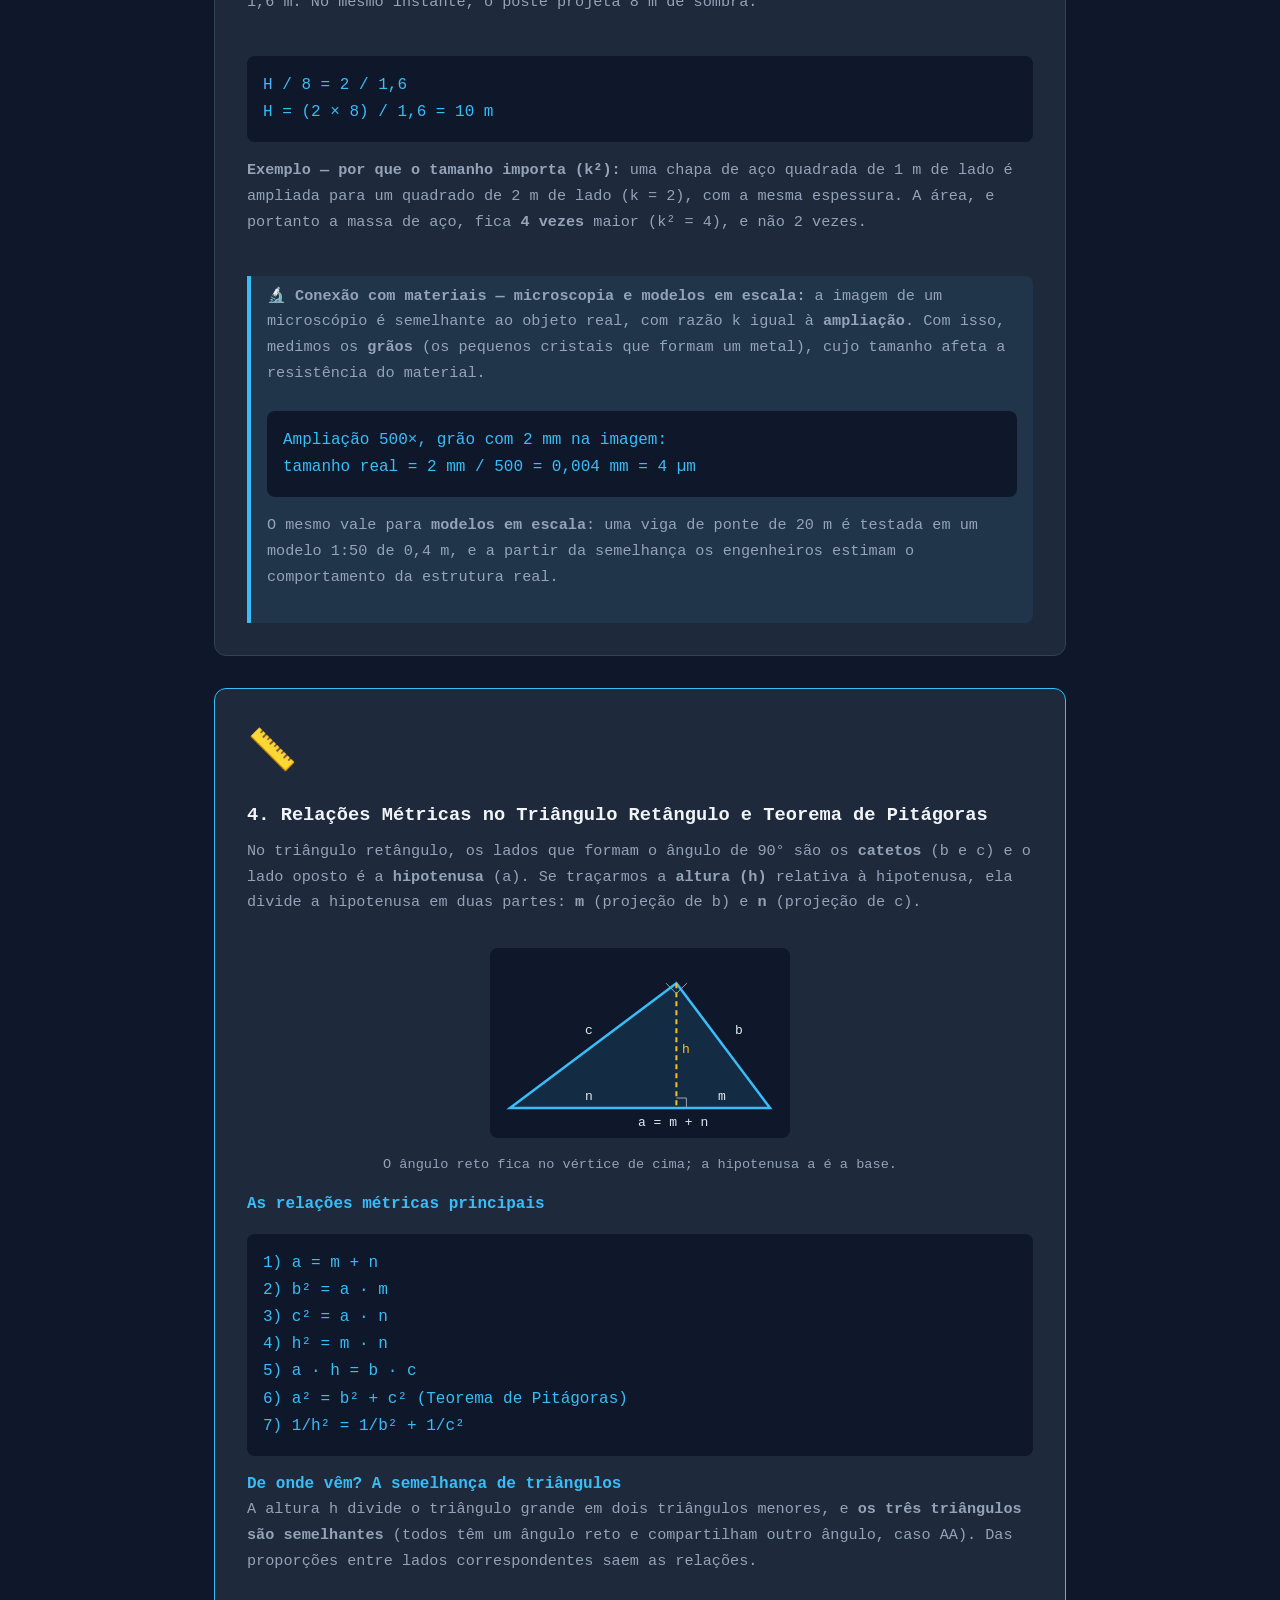
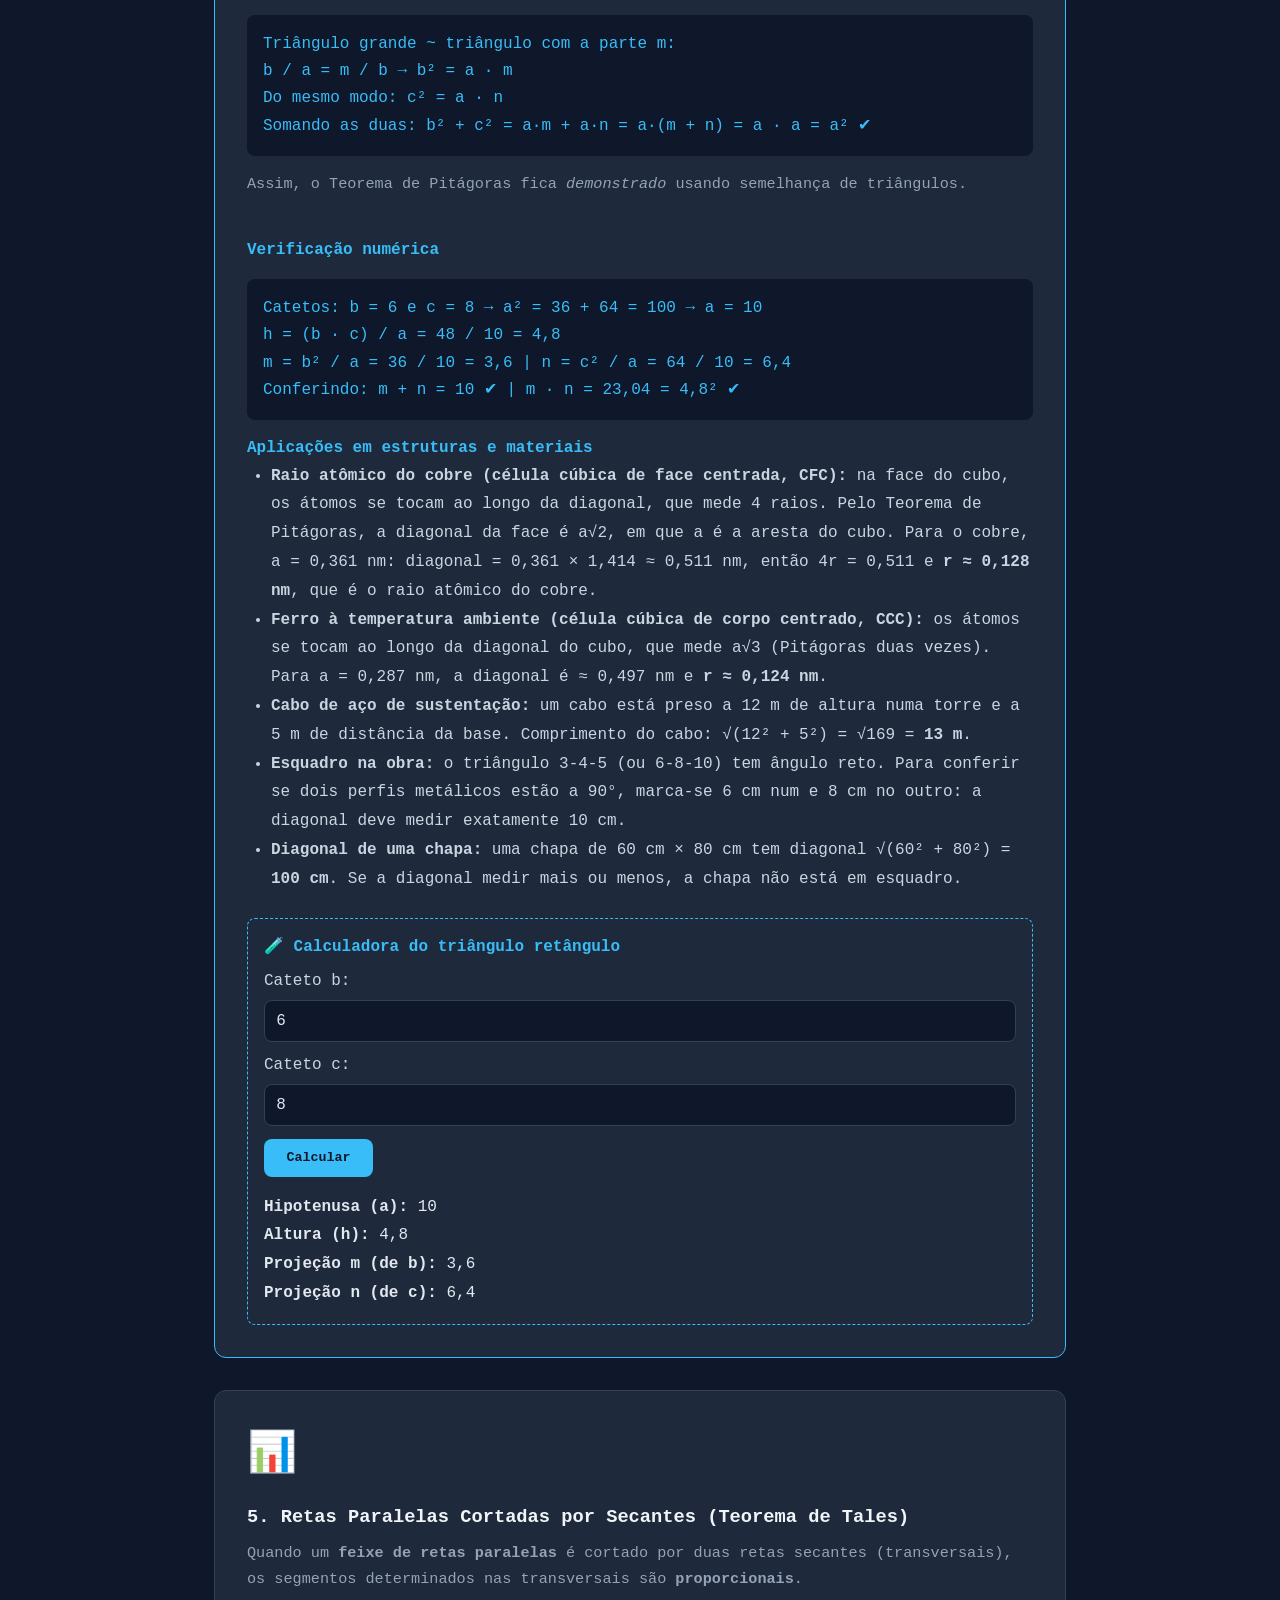
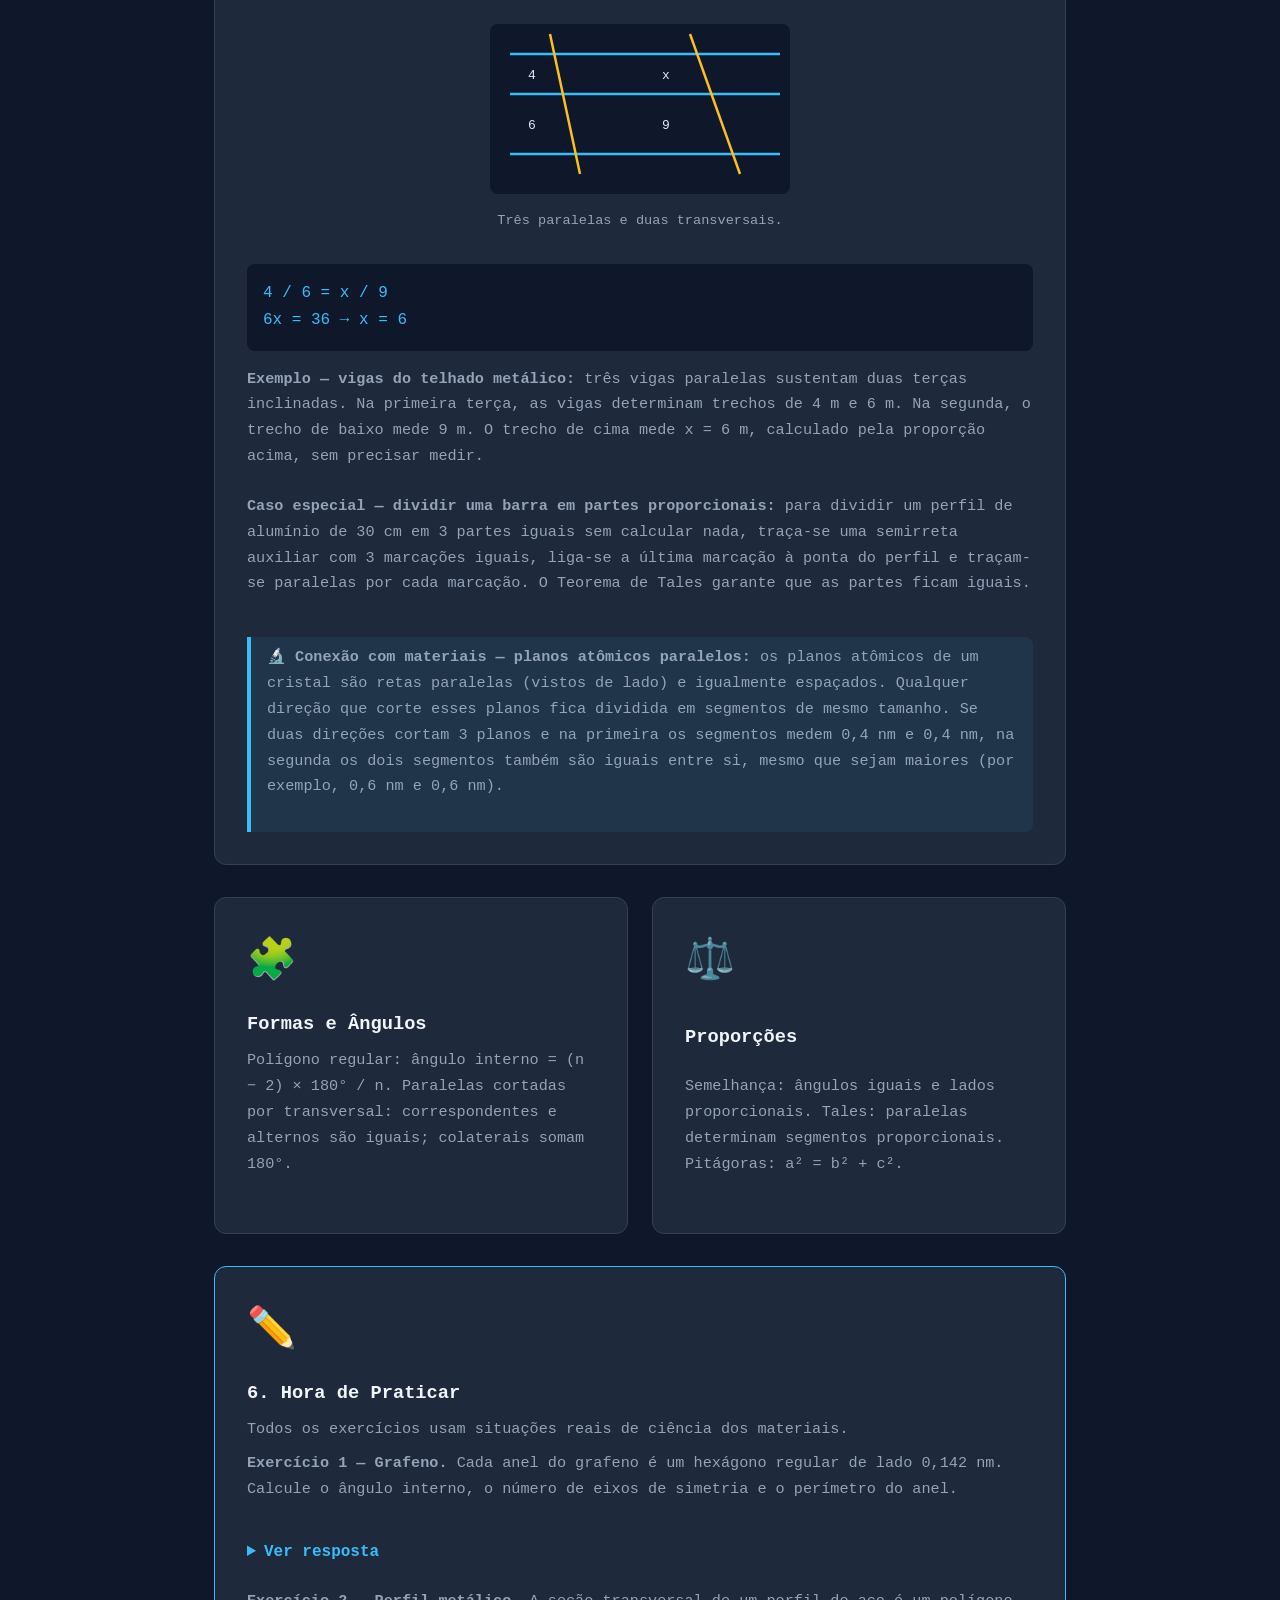
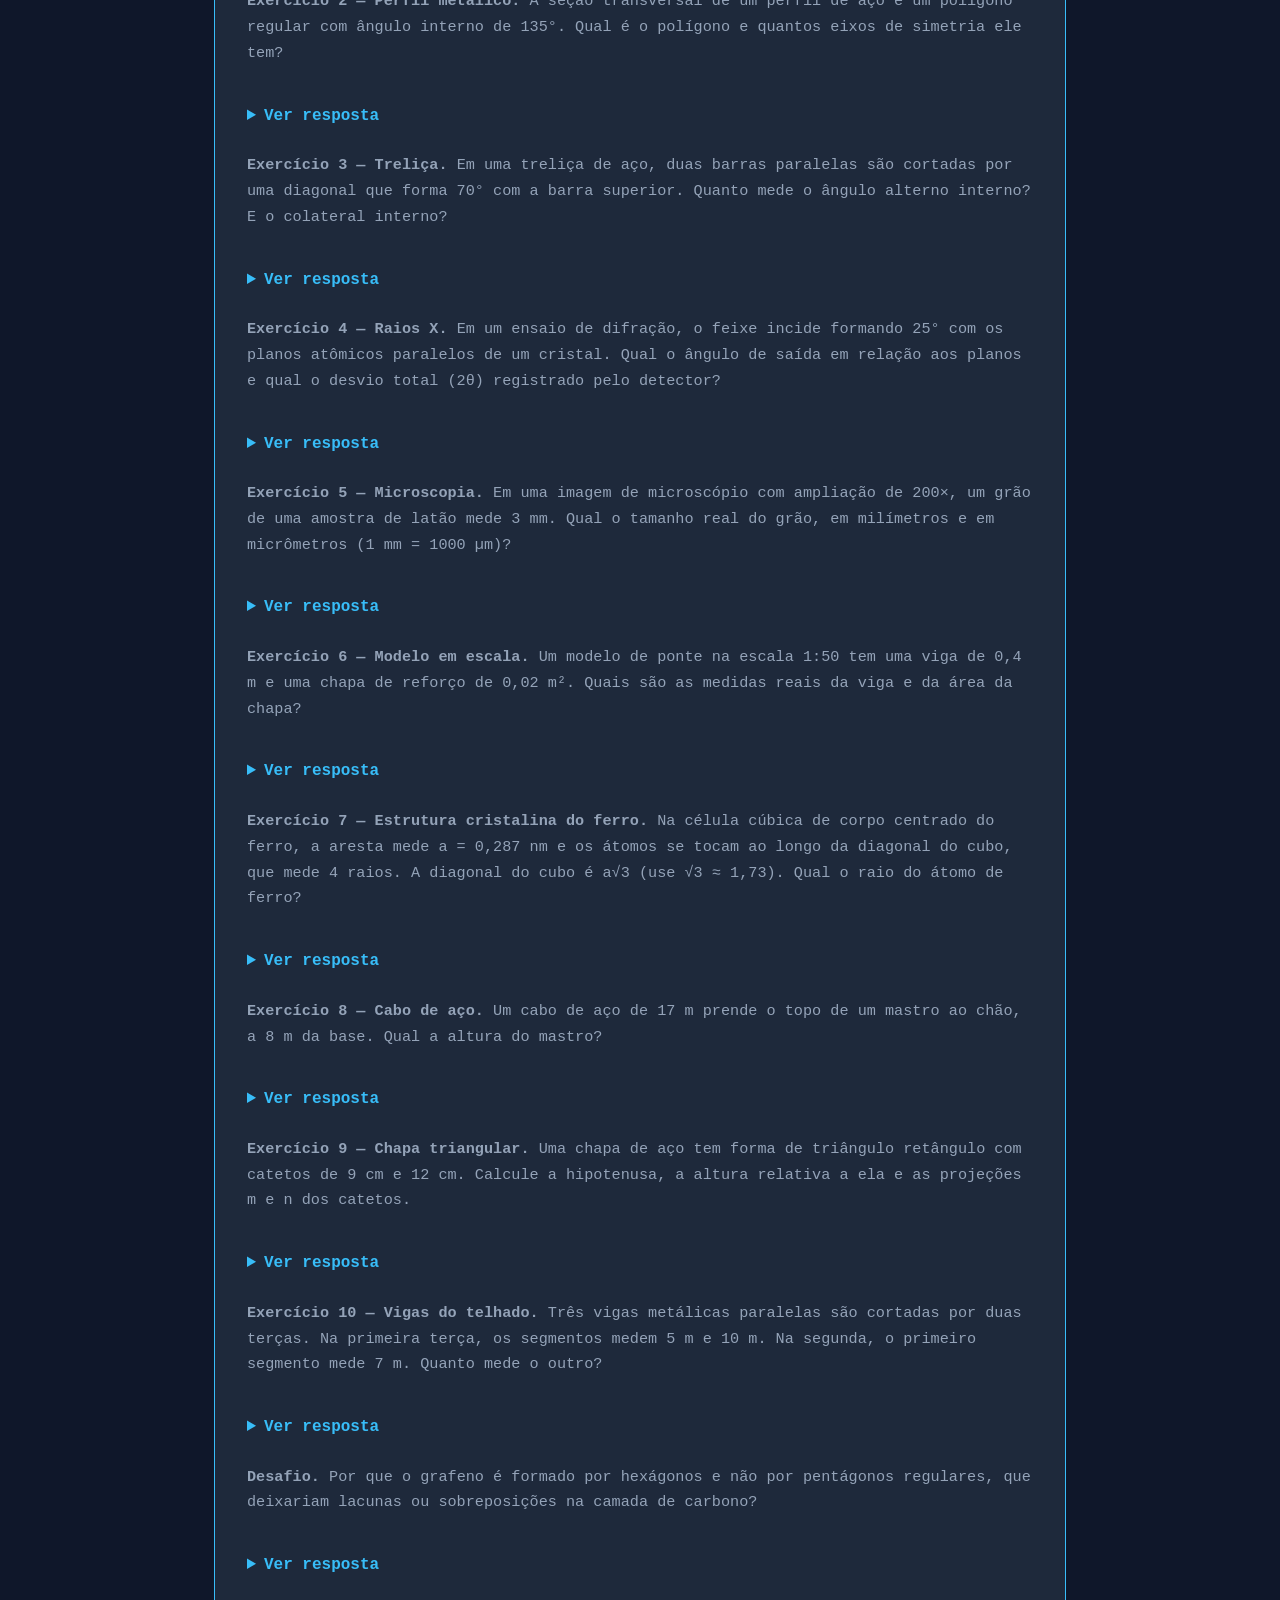
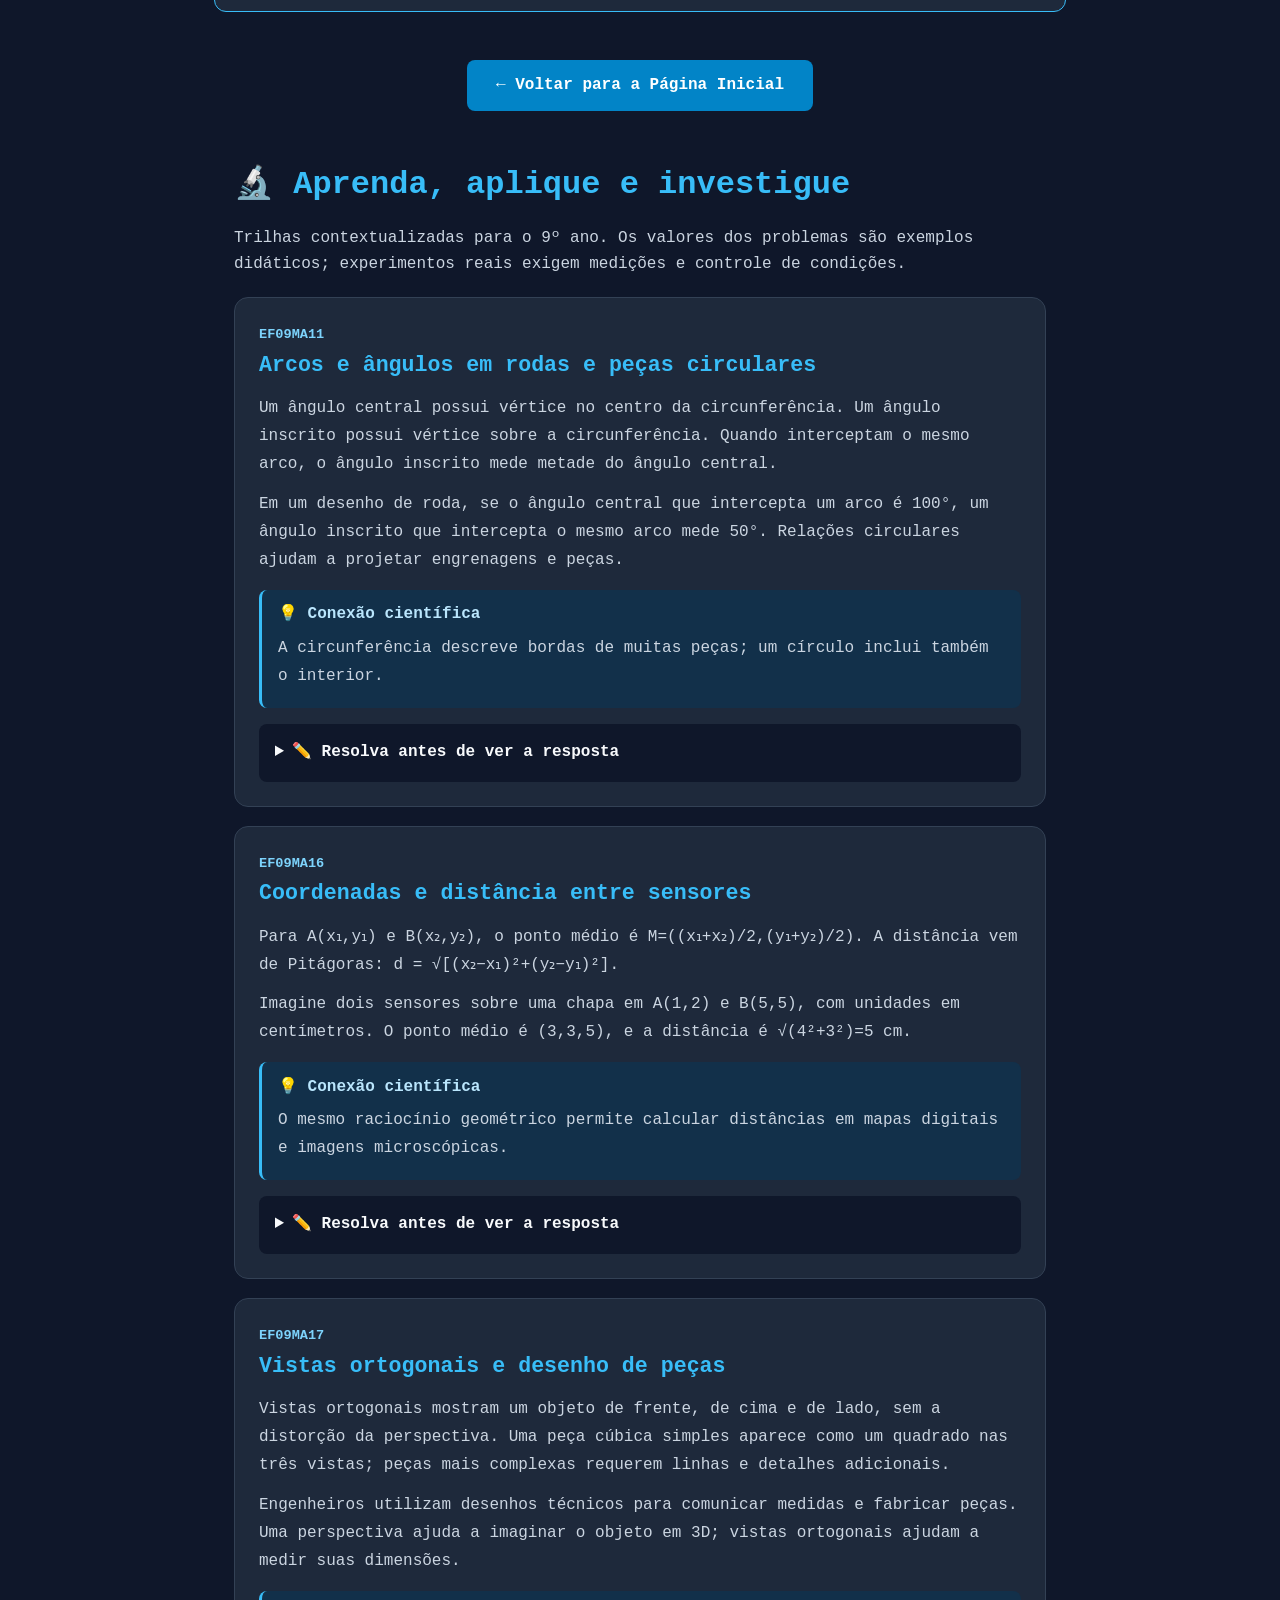
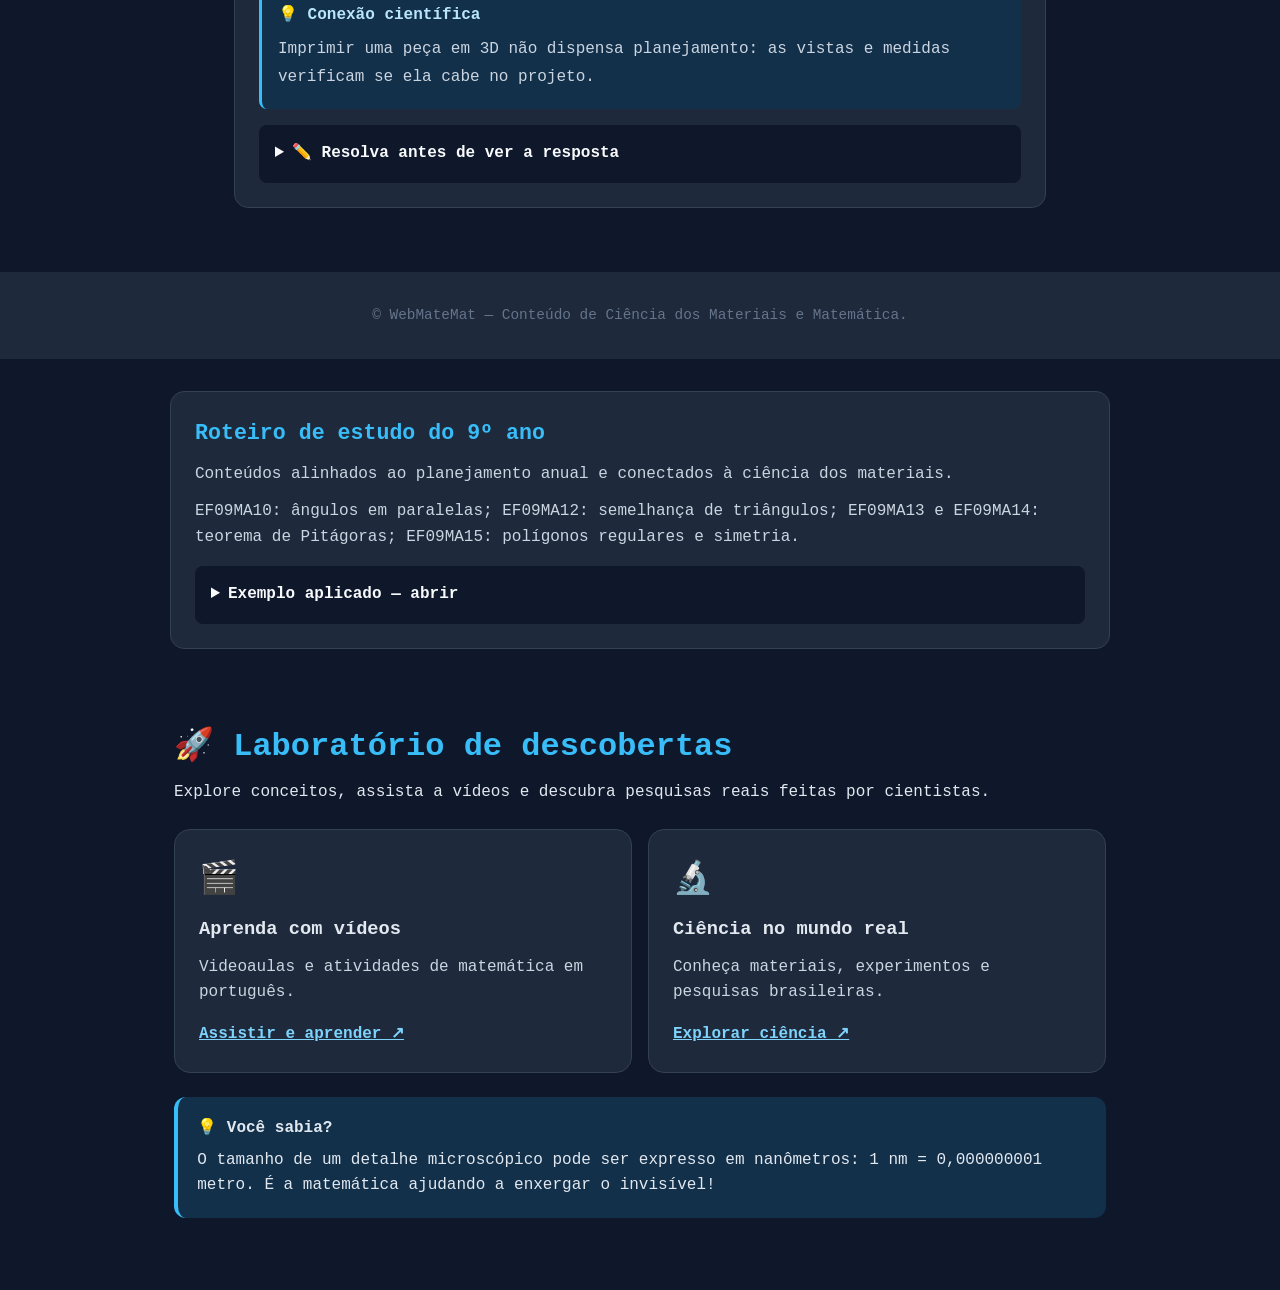
<file: geometria.html>
<!DOCTYPE html>
<html lang="pt-BR">
<head>
  <meta charset="UTF-8">
  <meta name="viewport" content="width=device-width, initial-scale=1.0">
  <title>Geometria nos Materiais | WebMateMat</title>
  <link rel="stylesheet" href="style.css">
  <style>
    /* Estilos extras desta página */
    .tabela { width: 100%; border-collapse: collapse; margin: 1rem 0; color: #cbd5e1; font-size: 0.95rem; }
    .tabela th, .tabela td { border: 1px solid #334155; padding: 0.6rem 0.8rem; text-align: center; }
    .tabela th { background: #0f172a; color: #38bdf8; }
    .tabela-wrap { width: 100%; overflow-x: auto; }
    .formula { background: #0f172a; padding: 1rem; border-radius: 8px; font-family: 'Fira Code', monospace; width: 100%; color: #38bdf8; margin: 1rem 0; box-sizing: border-box; line-height: 1.7; }
    .lista { margin-left: 1.5rem; color: #cbd5e1; line-height: 1.8; }
    .texto { color: #cbd5e1; line-height: 1.7; }
    .figura { width: 100%; text-align: center; margin: 1rem 0; }
    .figura svg { max-width: 100%; height: auto; background: #0f172a; border-radius: 8px; }
    .figura figcaption { color: #94a3b8; font-size: 0.85rem; margin-top: 0.4rem; }
    .calc input { width: 100%; padding: 0.7rem; border-radius: 8px; border: 1px solid #334155; background: #0f172a; color: #e2e8f0; font-size: 1rem; box-sizing: border-box; }
    .calc button { margin-top: 0.8rem; padding: 0.7rem 1.4rem; border: none; border-radius: 8px; background: #38bdf8; color: #0f172a; font-weight: 700; cursor: pointer; }
    .calc button:focus-visible, .calc input:focus-visible { outline: 3px solid #fbbf24; outline-offset: 2px; }
    .resultado { margin-top: 1rem; color: #e2e8f0; line-height: 1.8; }
    details { width: 100%; margin-top: 0.8rem; color: #cbd5e1; }
    summary { cursor: pointer; color: #38bdf8; font-weight: 600; }
    .fluxo { display: flex; flex-direction: column; align-items: center; gap: 0.2rem; width: 100%; margin: 1rem 0; color: #e2e8f0; font-size: 0.9rem; }
    .fluxo .caixa { background: #0f172a; border: 1px solid #38bdf8; border-radius: 8px; padding: 0.5rem 1rem; text-align: center; max-width: 360px; }
    .fluxo .inicio { border-radius: 999px; background: #38bdf8; color: #0f172a; font-weight: 700; }
    .fluxo .decisao { border: 2px dashed #fbbf24; }
    .fluxo .seta { color: #38bdf8; line-height: 1; }
  </style>
</head>
<body>

  <!-- Barra de Navegação -->
  <header>
    <nav class="navbar">
      <div class="logo">🧬 WebMateMat</div>
      <ul class="nav-links">
        <li><a href="index.html">← Voltar ao Início</a></li>
        <li><a href="#poligonos">Polígonos</a></li>
        <li><a href="#paralelas">Paralelas</a></li>
        <li><a href="#semelhanca">Semelhança</a></li>
        <li><a href="#pitagoras">Pitágoras</a></li>
        <li><a href="#tales">Tales</a></li>
        <li><a href="#exercicios">Exercícios</a></li>
      </ul>
    </nav>
  </header>

  <!-- Cabeçalho do Artigo -->
  <section class="hero">
    <h1>📐 Geometria nos Materiais</h1>
    <p>Dos átomos de um cristal às vigas de uma ponte: a geometria define como os materiais se organizam, como são analisados no laboratório e o quanto aguentam.</p>
  </section>

  <!-- Conteúdo Principal -->
  <main class="topics-section" style="text-align: left; max-width: 900px;">

    <!-- Bloco 1: Polígonos regulares e simetria -->
    <article id="poligonos" class="card" style="margin-bottom: 2rem; align-items: flex-start; text-align: left;">
      <span class="card-icon">⬡</span>
      <h3>1. Polígonos Regulares e Simetria</h3>
      <p class="texto" style="margin-bottom: 1rem;">Um polígono é <strong>regular</strong> quando todos os lados têm a mesma medida e todos os ângulos internos são iguais. A natureza adora essa forma: as abelhas constroem favos hexagonais, o <strong>grafeno</strong> tem átomos de carbono em hexágonos e as porcas de parafusos são sextavadas para encaixar bem na chave.</p>

      <div class="tabela-wrap">
        <table class="tabela">
          <caption style="color:#94a3b8; margin-bottom:0.5rem;">Ângulos de alguns polígonos regulares</caption>
          <thead>
            <tr><th>Polígono</th><th>Lados (n)</th><th>Ângulo interno</th><th>Ângulo central</th><th>Onde aparece</th></tr>
          </thead>
          <tbody>
            <tr><td>Triângulo equilátero</td><td>3</td><td>60°</td><td>120°</td><td>Treliças</td></tr>
            <tr><td>Quadrado</td><td>4</td><td>90°</td><td>90°</td><td>Cristal de sal (cúbico)</td></tr>
            <tr><td>Pentágono</td><td>5</td><td>108°</td><td>72°</td><td>Alguns quasicristais</td></tr>
            <tr><td>Hexágono</td><td>6</td><td>120°</td><td>60°</td><td>Grafeno, porcas</td></tr>
            <tr><td>Octógono</td><td>8</td><td>135°</td><td>45°</td><td>Placas de sinalização</td></tr>
          </tbody>
        </table>
      </div>

      <div class="formula">
        Ângulo interno = (n − 2) × 180° / n<br>
        Ângulo central = 360° / n<br>
        Exemplo (hexágono): (6 − 2) × 180° / 6 = 120°  |  360° / 6 = 60°
      </div>

      <figure class="figura">
        <svg width="220" height="200" viewBox="0 0 200 200" role="img" aria-label="Hexágono regular inscrito em uma circunferência, com os seis raios">
          <circle cx="100" cy="100" r="80" fill="none" stroke="#475569" stroke-dasharray="4 4"/>
          <polygon points="180,100 140,169.3 60,169.3 20,100 60,30.7 140,30.7" fill="rgba(56,189,248,0.15)" stroke="#38bdf8" stroke-width="2.5"/>
          <g stroke="#94a3b8" stroke-width="1">
            <line x1="100" y1="100" x2="180" y2="100"/><line x1="100" y1="100" x2="140" y2="169.3"/>
            <line x1="100" y1="100" x2="60" y2="169.3"/><line x1="100" y1="100" x2="20" y2="100"/>
            <line x1="100" y1="100" x2="60" y2="30.7"/><line x1="100" y1="100" x2="140" y2="30.7"/>
          </g>
          <text x="128" y="96" fill="#fbbf24" font-size="12">60°</text>
        </svg>
        <figcaption>No hexágono regular, o lado é igual ao raio da circunferência. Isso permite construí-lo só com compasso.</figcaption>
      </figure>

      <h4 style="margin-top: 1rem; color: #38bdf8;">Simetria</h4>
      <p class="texto">Uma figura tem <strong>simetria de reflexão</strong> quando uma reta (eixo de simetria) a divide em duas metades que se encaixam como um espelho. Todo polígono regular de n lados tem <strong>n eixos de simetria</strong>: o hexágono tem 6, o quadrado tem 4, o triângulo equilátero tem 3. Também tem <strong>simetria de rotação</strong>: girando o ângulo central, a figura coincide consigo mesma.</p>
      <div style="width:100%; border-left: 4px solid #38bdf8; padding: 0.5rem 1rem; margin-top: 1rem; background: rgba(56,189,248,0.08); border-radius: 0 8px 8px 0; box-sizing: border-box;">
        <p class="texto"><strong>🔬 Conexão com materiais — estrutura cristalina:</strong> os átomos de um sólido cristalino se organizam em padrões geométricos que se repetem. A simetria desse padrão influencia dureza, condutividade e a forma como o material quebra.</p>
        <ul class="lista">
          <li><strong>Grafeno e grafite:</strong> os átomos de carbono formam hexágonos regulares. A distância entre dois átomos vizinhos (o lado do hexágono) é de aproximadamente 0,142 nm, e o ângulo interno é de 120°.</li>
          <li><strong>Sal de cozinha (NaCl):</strong> estrutura cúbica, com ângulos de 90° e 3 direções de simetria iguais. Por isso os cristais de sal são pequenos cubos.</li>
          <li><strong>Gelo:</strong> estrutura hexagonal, e por isso os flocos de neve têm 6 pontas.</li>
        </ul>
        <div class="formula">
          Perímetro de um hexágono do grafeno = 6 × 0,142 nm = 0,852 nm
        </div>
      </div>

      <h4 style="margin-top: 1.5rem; color: #38bdf8;">Algoritmo: construir um hexágono regular com régua e compasso</h4>
      <p class="texto">Dado o lado ℓ (por exemplo, ℓ = 4 cm), descrevemos o procedimento por escrito e em fluxograma:</p>
      <ol class="lista">
        <li>Abra o compasso com a medida ℓ.</li>
        <li>Trace uma circunferência de raio ℓ e marque um ponto P₀ sobre ela.</li>
        <li>Com a ponta seca em P₀, marque na circunferência o ponto P₁.</li>
        <li>Repita a partir de P₁ para obter P₂, e assim por diante, até marcar 6 pontos.</li>
        <li>Ligue os pontos consecutivos com a régua.</li>
      </ol>

      <div class="fluxo" role="img" aria-label="Fluxograma da construção do hexágono">
        <div class="caixa inicio">Início</div><div class="seta">↓</div>
        <div class="caixa">Abrir o compasso com a medida do lado ℓ</div><div class="seta">↓</div>
        <div class="caixa">Traçar a circunferência de raio ℓ e marcar o ponto P₀</div><div class="seta">↓</div>
        <div class="caixa">Contador = 1</div><div class="seta">↓</div>
        <div class="caixa">Com a ponta seca no último ponto, marcar o próximo ponto na circunferência</div><div class="seta">↓</div>
        <div class="caixa">Contador = Contador + 1</div><div class="seta">↓</div>
        <div class="caixa decisao">Contador = 6 ?<br><small>Não: volte a "marcar o próximo ponto"</small></div><div class="seta">↓ Sim</div>
        <div class="caixa">Ligar os pontos consecutivos com a régua</div><div class="seta">↓</div>
        <div class="caixa inicio">Fim</div>
      </div>

      <p class="texto"><strong>E para outros polígonos?</strong> Com régua e compasso, o mesmo raciocínio dá o <em>triângulo equilátero</em> (ligando de dois em dois pontos do hexágono) e o <em>dodecágono</em> (dividindo os arcos ao meio). Para um polígono qualquer, marca-se o ângulo central 360°/n com o transferidor. Softwares como o <strong>GeoGebra</strong> têm a ferramenta "Polígono regular": basta informar dois vértices e o número de lados.</p>

      <!-- Calculadora de polígonos -->
      <div class="calc" style="width: 100%; margin-top: 1.5rem; padding: 1rem; border: 1px dashed #38bdf8; border-radius: 8px; box-sizing: border-box;">
        <h4 style="color: #38bdf8; margin-bottom: 0.5rem;">🧪 Calculadora de polígonos regulares</h4>
        <label for="lados" class="texto" style="display:block; margin-bottom:0.5rem;">Número de lados (3 ou mais):</label>
        <input id="lados" type="number" min="3" max="100" step="1" value="6">
        <button type="button" onclick="calcularPoligono()">Calcular</button>
        <div id="resPoligono" class="resultado" aria-live="polite"></div>
      </div>
    </article>

    <!-- Bloco 2: Retas paralelas e transversal -->
    <article id="paralelas" class="card" style="margin-bottom: 2rem; align-items: flex-start; text-align: left; border-color: #38bdf8;">
      <span class="card-icon">🛤️</span>
      <h3>2. Retas Paralelas Cortadas por uma Transversal</h3>
      <p class="texto" style="margin-bottom: 1rem;">Quando uma reta (a <strong>transversal</strong>) corta duas retas paralelas, aparecem oito ângulos, mas só dois valores diferentes. Você vê isso em trilhos de trem cruzados por uma estrada, nas barras de uma treliça metálica e até nos <strong>planos paralelos de átomos</strong> de um cristal, que os cientistas estudam com raios X.</p>

      <figure class="figura">
        <svg width="300" height="190" viewBox="0 0 300 190" role="img" aria-label="Duas retas paralelas cortadas por uma transversal, com oito ângulos numerados">
          <line x1="20" y1="60" x2="280" y2="60" stroke="#38bdf8" stroke-width="2.5"/>
          <line x1="20" y1="140" x2="280" y2="140" stroke="#38bdf8" stroke-width="2.5"/>
          <line x1="90" y1="170" x2="210" y2="30" stroke="#fbbf24" stroke-width="2.5"/>
          <g fill="#e2e8f0" font-size="14" text-anchor="middle">
            <text x="165" y="50">1</text><text x="207" y="50">2</text><text x="165" y="80">3</text><text x="207" y="80">4</text>
            <text x="97" y="130">5</text><text x="138" y="130">6</text><text x="97" y="160">7</text><text x="138" y="160">8</text>
          </g>
        </svg>
        <figcaption>Os ângulos 2, 3, 6 e 7 são agudos e iguais entre si; 1, 4, 5 e 8 são obtusos e iguais entre si.</figcaption>
      </figure>

      <div class="tabela-wrap">
        <table class="tabela">
          <thead><tr><th>Par de ângulos</th><th>Exemplo na figura</th><th>Relação</th></tr></thead>
          <tbody>
            <tr><td>Correspondentes</td><td>2 e 6</td><td>Iguais</td></tr>
            <tr><td>Alternos internos</td><td>3 e 6</td><td>Iguais</td></tr>
            <tr><td>Alternos externos</td><td>1 e 8</td><td>Iguais</td></tr>
            <tr><td>Colaterais internos</td><td>3 e 5</td><td>Somam 180° (suplementares)</td></tr>
            <tr><td>Opostos pelo vértice</td><td>1 e 4</td><td>Iguais</td></tr>
          </tbody>
        </table>
      </div>

      <h4 style="margin-top: 1rem; color: #38bdf8;">Por que os alternos internos são iguais?</h4>
      <p class="texto">Uma demonstração simples usa duas ideias: (1) ângulos <strong>correspondentes</strong> são iguais, pois a transversal "inclina" do mesmo jeito nas duas paralelas; (2) ângulos <strong>opostos pelo vértice</strong> são iguais, pois ambos são suplementares do mesmo ângulo vizinho.</p>
      <div class="formula">
        Ângulo 3 = ângulo 2 (opostos pelo vértice)<br>
        Ângulo 2 = ângulo 6 (correspondentes)<br>
        Logo, ângulo 3 = ângulo 6 (alternos internos) ✔
      </div>

      <p class="texto"><strong>Exemplo — treliça de ponte:</strong> as barras horizontais (banzos) de uma treliça são paralelas e uma barra diagonal é a transversal. Se a diagonal forma 50° com o banzo superior, ela forma 50° com o inferior (alternos internos) e 130° no ângulo colateral interno (180° − 50°). Engenheiros usam essas relações para calcular em que direção cada barra será tracionada ou comprimida.</p>

      <div style="width:100%; border-left: 4px solid #38bdf8; padding: 0.5rem 1rem; margin-top: 1rem; background: rgba(56,189,248,0.08); border-radius: 0 8px 8px 0; box-sizing: border-box;">
        <p class="texto"><strong>🔬 Conexão com materiais — planos atômicos e raios X:</strong> num cristal, os átomos formam camadas chamadas <strong>planos atômicos</strong>, que são paralelos entre si. Para descobrir de que material uma peça é feita, laboratórios usam a <strong>difração de raios X</strong>: o feixe incide sobre os planos e é refletido.</p>
        <p class="texto" style="margin-top: 0.5rem;">O feixe incide formando um ângulo θ com os planos e sai formando o mesmo ângulo θ do outro lado. O desvio total do feixe, medido pelo detector, é 2θ.</p>
        <div class="formula">
          Se θ = 30°, o detector registra o sinal a 2θ = 60° da direção do feixe incidente.
        </div>
        <p class="texto">Cada material tem planos com espaçamentos diferentes, então produz picos em ângulos diferentes: é uma "impressão digital" geométrica do material.</p>
      </div>
    </article>

    <!-- Bloco 3: Semelhança de triângulos -->
    <article id="semelhanca" class="card" style="margin-bottom: 2rem; align-items: flex-start; text-align: left;">
      <span class="card-icon">🔺</span>
      <h3>3. Semelhança de Triângulos</h3>
      <p class="texto" style="margin-bottom: 1rem;">Dois triângulos são <strong>semelhantes</strong> quando têm a <em>mesma forma</em>, mas podem ter tamanhos diferentes: os ângulos correspondentes são iguais e os lados correspondentes são proporcionais. A razão entre os lados é a <strong>razão de semelhança (k)</strong>. É assim que se constroem maquetes e modelos em escala de pontes e aviões para testá-los antes da obra real.</p>

      <h4 style="color: #38bdf8;">Condições para que dois triângulos sejam semelhantes</h4>
      <ul class="lista">
        <li><strong>AA (ângulo-ângulo):</strong> dois ângulos de um são iguais a dois ângulos do outro. (O terceiro ângulo fica igual automaticamente, pois a soma é 180°.) Essa condição é suficiente.</li>
        <li><strong>LAL (lado-ângulo-lado):</strong> dois lados proporcionais e o ângulo entre eles igual.</li>
        <li><strong>LLL (lado-lado-lado):</strong> os três lados proporcionais.</li>
      </ul>

      <div class="formula">
        Se △ABC ~ △DEF, com razão k:<br>
        AB/DE = BC/EF = AC/DF = k<br>
        Perímetros: razão k  |  Áreas: razão k²
      </div>

      <figure class="figura">
        <svg width="300" height="170" viewBox="0 0 300 170" role="img" aria-label="Um poste e uma haste projetando sombras no solo, formando triângulos semelhantes">
          <line x1="10" y1="150" x2="290" y2="150" stroke="#475569" stroke-width="2"/>
          <line x1="60" y1="150" x2="60" y2="30" stroke="#38bdf8" stroke-width="4"/>
          <line x1="60" y1="30" x2="156" y2="150" stroke="#fbbf24" stroke-dasharray="5 4"/>
          <line x1="200" y1="150" x2="200" y2="126" stroke="#38bdf8" stroke-width="4"/>
          <line x1="200" y1="126" x2="219" y2="150" stroke="#fbbf24" stroke-dasharray="5 4"/>
          <g fill="#e2e8f0" font-size="12">
            <text x="30" y="95">H = ?</text><text x="95" y="166">sombra: 8 m</text>
            <text x="165" y="120">2 m</text><text x="195" y="166">1,6 m</text>
          </g>
        </svg>
        <figcaption>Os raios de sol são paralelos, então os dois triângulos têm os mesmos ângulos (caso AA).</figcaption>
      </figure>

      <p class="texto"><strong>Exemplo — altura de um poste de aço sem subir nele:</strong> uma haste de 2 m projeta sombra de 1,6 m. No mesmo instante, o poste projeta 8 m de sombra.</p>
      <div class="formula">
        H / 8 = 2 / 1,6<br>
        H = (2 × 8) / 1,6 = 10 m
      </div>

      <p class="texto"><strong>Exemplo — por que o tamanho importa (k²):</strong> uma chapa de aço quadrada de 1 m de lado é ampliada para um quadrado de 2 m de lado (k = 2), com a mesma espessura. A área, e portanto a massa de aço, fica <strong>4 vezes</strong> maior (k² = 4), e não 2 vezes.</p>

      <div style="width:100%; border-left: 4px solid #38bdf8; padding: 0.5rem 1rem; margin-top: 1rem; background: rgba(56,189,248,0.08); border-radius: 0 8px 8px 0; box-sizing: border-box;">
        <p class="texto"><strong>🔬 Conexão com materiais — microscopia e modelos em escala:</strong> a imagem de um microscópio é semelhante ao objeto real, com razão k igual à <strong>ampliação</strong>. Com isso, medimos os <strong>grãos</strong> (os pequenos cristais que formam um metal), cujo tamanho afeta a resistência do material.</p>
        <div class="formula">
          Ampliação 500×, grão com 2 mm na imagem:<br>
          tamanho real = 2 mm / 500 = 0,004 mm = 4 µm
        </div>
        <p class="texto">O mesmo vale para <strong>modelos em escala</strong>: uma viga de ponte de 20 m é testada em um modelo 1:50 de 0,4 m, e a partir da semelhança os engenheiros estimam o comportamento da estrutura real.</p>
      </div>
    </article>

    <!-- Bloco 4: Relações métricas e Pitágoras -->
    <article id="pitagoras" class="card" style="margin-bottom: 2rem; align-items: flex-start; text-align: left; border-color: #38bdf8;">
      <span class="card-icon">📏</span>
      <h3>4. Relações Métricas no Triângulo Retângulo e Teorema de Pitágoras</h3>
      <p class="texto" style="margin-bottom: 1rem;">No triângulo retângulo, os lados que formam o ângulo de 90° são os <strong>catetos</strong> (b e c) e o lado oposto é a <strong>hipotenusa</strong> (a). Se traçarmos a <strong>altura (h)</strong> relativa à hipotenusa, ela divide a hipotenusa em duas partes: <strong>m</strong> (projeção de b) e <strong>n</strong> (projeção de c).</p>

      <figure class="figura">
        <svg width="300" height="190" viewBox="0 0 300 190" role="img" aria-label="Triângulo retângulo com a altura relativa à hipotenusa, dividindo-a em m e n">
          <polygon points="20,160 280,160 186.4,35.2" fill="rgba(56,189,248,0.12)" stroke="#38bdf8" stroke-width="2.5"/>
          <line x1="186.4" y1="35.2" x2="186.4" y2="160" stroke="#fbbf24" stroke-width="2" stroke-dasharray="5 4"/>
          <polyline points="176,35.2 186.4,45.6 196.8,35.2" fill="none" stroke="#94a3b8"/>
          <polyline points="186.4,150 196.4,150 196.4,160" fill="none" stroke="#94a3b8"/>
          <g fill="#e2e8f0" font-size="13">
            <text x="95" y="86">c</text><text x="245" y="86">b</text><text x="148" y="178">a = m + n</text>
            <text x="192" y="105" fill="#fbbf24">h</text>
            <text x="95" y="152">n</text><text x="228" y="152">m</text>
          </g>
        </svg>
        <figcaption>O ângulo reto fica no vértice de cima; a hipotenusa a é a base.</figcaption>
      </figure>

      <h4 style="color: #38bdf8;">As relações métricas principais</h4>
      <div class="formula">
        1)  a = m + n<br>
        2)  b² = a · m<br>
        3)  c² = a · n<br>
        4)  h² = m · n<br>
        5)  a · h = b · c<br>
        6)  a² = b² + c²  (Teorema de Pitágoras)<br>
        7)  1/h² = 1/b² + 1/c²
      </div>

      <h4 style="color: #38bdf8;">De onde vêm? A semelhança de triângulos</h4>
      <p class="texto">A altura h divide o triângulo grande em dois triângulos menores, e <strong>os três triângulos são semelhantes</strong> (todos têm um ângulo reto e compartilham outro ângulo, caso AA). Das proporções entre lados correspondentes saem as relações.</p>
      <div class="formula">
        Triângulo grande ~ triângulo com a parte m:<br>
        b / a = m / b   →   b² = a · m<br>
        Do mesmo modo:   c² = a · n<br>
        Somando as duas:  b² + c² = a·m + a·n = a·(m + n) = a · a = a²   ✔
      </div>
      <p class="texto">Assim, o Teorema de Pitágoras fica <em>demonstrado</em> usando semelhança de triângulos.</p>

      <h4 style="margin-top: 1rem; color: #38bdf8;">Verificação numérica</h4>
      <div class="formula">
        Catetos: b = 6 e c = 8  →  a² = 36 + 64 = 100  →  a = 10<br>
        h = (b · c) / a = 48 / 10 = 4,8<br>
        m = b² / a = 36 / 10 = 3,6   |   n = c² / a = 64 / 10 = 6,4<br>
        Conferindo: m + n = 10 ✔   |   m · n = 23,04 = 4,8² ✔
      </div>

      <h4 style="color: #38bdf8;">Aplicações em estruturas e materiais</h4>
      <ul class="lista">
        <li><strong>Raio atômico do cobre (célula cúbica de face centrada, CFC):</strong> na face do cubo, os átomos se tocam ao longo da diagonal, que mede 4 raios. Pelo Teorema de Pitágoras, a diagonal da face é a√2, em que a é a aresta do cubo. Para o cobre, a = 0,361 nm: diagonal = 0,361 × 1,414 ≈ 0,511 nm, então 4r = 0,511 e <strong>r ≈ 0,128 nm</strong>, que é o raio atômico do cobre.</li>
        <li><strong>Ferro à temperatura ambiente (célula cúbica de corpo centrado, CCC):</strong> os átomos se tocam ao longo da diagonal do cubo, que mede a√3 (Pitágoras duas vezes). Para a = 0,287 nm, a diagonal é ≈ 0,497 nm e <strong>r ≈ 0,124 nm</strong>.</li>
        <li><strong>Cabo de aço de sustentação:</strong> um cabo está preso a 12 m de altura numa torre e a 5 m de distância da base. Comprimento do cabo: √(12² + 5²) = √169 = <strong>13 m</strong>.</li>
        <li><strong>Esquadro na obra:</strong> o triângulo 3-4-5 (ou 6-8-10) tem ângulo reto. Para conferir se dois perfis metálicos estão a 90°, marca-se 6 cm num e 8 cm no outro: a diagonal deve medir exatamente 10 cm.</li>
        <li><strong>Diagonal de uma chapa:</strong> uma chapa de 60 cm × 80 cm tem diagonal √(60² + 80²) = <strong>100 cm</strong>. Se a diagonal medir mais ou menos, a chapa não está em esquadro.</li>
      </ul>

      <!-- Calculadora de Pitágoras -->
      <div class="calc" style="width: 100%; margin-top: 1.5rem; padding: 1rem; border: 1px dashed #38bdf8; border-radius: 8px; box-sizing: border-box;">
        <h4 style="color: #38bdf8; margin-bottom: 0.5rem;">🧪 Calculadora do triângulo retângulo</h4>
        <label for="catB" class="texto" style="display:block; margin-bottom:0.3rem;">Cateto b:</label>
        <input id="catB" type="number" min="0" step="any" value="6">
        <label for="catC" class="texto" style="display:block; margin: 0.6rem 0 0.3rem;">Cateto c:</label>
        <input id="catC" type="number" min="0" step="any" value="8">
        <button type="button" onclick="calcularTriangulo()">Calcular</button>
        <div id="resTriangulo" class="resultado" aria-live="polite"></div>
      </div>
    </article>

    <!-- Bloco 5: Teorema de Tales -->
    <article id="tales" class="card" style="margin-bottom: 2rem; align-items: flex-start; text-align: left;">
      <span class="card-icon">📊</span>
      <h3>5. Retas Paralelas Cortadas por Secantes (Teorema de Tales)</h3>
      <p class="texto" style="margin-bottom: 1rem;">Quando um <strong>feixe de retas paralelas</strong> é cortado por duas retas secantes (transversais), os segmentos determinados nas transversais são <strong>proporcionais</strong>.</p>

      <figure class="figura">
        <svg width="300" height="170" viewBox="0 0 300 170" role="img" aria-label="Três retas paralelas cortadas por duas transversais, com segmentos 4 e 6 de um lado e x e 9 do outro">
          <line x1="20" y1="30" x2="290" y2="30" stroke="#38bdf8" stroke-width="2.5"/>
          <line x1="20" y1="70" x2="290" y2="70" stroke="#38bdf8" stroke-width="2.5"/>
          <line x1="20" y1="130" x2="290" y2="130" stroke="#38bdf8" stroke-width="2.5"/>
          <line x1="60" y1="10" x2="90" y2="150" stroke="#fbbf24" stroke-width="2.5"/>
          <line x1="200" y1="10" x2="250" y2="150" stroke="#fbbf24" stroke-width="2.5"/>
          <g fill="#e2e8f0" font-size="13">
            <text x="38" y="55">4</text><text x="38" y="105">6</text>
            <text x="172" y="55">x</text><text x="172" y="105">9</text>
          </g>
        </svg>
        <figcaption>Três paralelas e duas transversais.</figcaption>
      </figure>

      <div class="formula">
        4 / 6 = x / 9<br>
        6x = 36   →   x = 6
      </div>

      <p class="texto"><strong>Exemplo — vigas do telhado metálico:</strong> três vigas paralelas sustentam duas terças inclinadas. Na primeira terça, as vigas determinam trechos de 4 m e 6 m. Na segunda, o trecho de baixo mede 9 m. O trecho de cima mede x = 6 m, calculado pela proporção acima, sem precisar medir.</p>

      <p class="texto"><strong>Caso especial — dividir uma barra em partes proporcionais:</strong> para dividir um perfil de alumínio de 30 cm em 3 partes iguais sem calcular nada, traça-se uma semirreta auxiliar com 3 marcações iguais, liga-se a última marcação à ponta do perfil e traçam-se paralelas por cada marcação. O Teorema de Tales garante que as partes ficam iguais.</p>

      <div style="width:100%; border-left: 4px solid #38bdf8; padding: 0.5rem 1rem; margin-top: 1rem; background: rgba(56,189,248,0.08); border-radius: 0 8px 8px 0; box-sizing: border-box;">
        <p class="texto"><strong>🔬 Conexão com materiais — planos atômicos paralelos:</strong> os planos atômicos de um cristal são retas paralelas (vistos de lado) e igualmente espaçados. Qualquer direção que corte esses planos fica dividida em segmentos de mesmo tamanho. Se duas direções cortam 3 planos e na primeira os segmentos medem 0,4 nm e 0,4 nm, na segunda os dois segmentos também são iguais entre si, mesmo que sejam maiores (por exemplo, 0,6 nm e 0,6 nm).</p>
      </div>
    </article>

    <!-- Bloco 6: Resumo -->
    <div style="display: grid; grid-template-columns: repeat(auto-fit, minmax(260px, 1fr)); gap: 1.5rem; width: 100%; margin-bottom: 2rem;">
      <article class="card" style="align-items: flex-start; text-align: left;">
        <span class="card-icon">🧩</span>
        <h3>Formas e Ângulos</h3>
        <p class="texto">Polígono regular: ângulo interno = (n − 2) × 180° / n. Paralelas cortadas por transversal: correspondentes e alternos são iguais; colaterais somam 180°.</p>
      </article>
      <article class="card" style="align-items: flex-start; text-align: left;">
        <span class="card-icon">⚖️</span>
        <h3>Proporções</h3>
        <p class="texto">Semelhança: ângulos iguais e lados proporcionais. Tales: paralelas determinam segmentos proporcionais. Pitágoras: a² = b² + c².</p>
      </article>
    </div>

    <!-- Bloco 7: Exercícios -->
    <article id="exercicios" class="card" style="margin-bottom: 2rem; align-items: flex-start; text-align: left; border-color: #38bdf8;">
      <span class="card-icon">✏️</span>
      <h3>6. Hora de Praticar</h3>
      <p class="texto" style="margin-bottom: 0.5rem;">Todos os exercícios usam situações reais de ciência dos materiais.</p>

      <p class="texto"><strong>Exercício 1 — Grafeno.</strong> Cada anel do grafeno é um hexágono regular de lado 0,142 nm. Calcule o ângulo interno, o número de eixos de simetria e o perímetro do anel.</p>
      <details>
        <summary>Ver resposta</summary>
        <p class="texto">Ângulo interno = (6 − 2) · 180° / 6 = <strong>120°</strong>. Eixos de simetria = <strong>6</strong>. Perímetro = 6 × 0,142 = <strong>0,852 nm</strong>.</p>
      </details>

      <p class="texto" style="margin-top: 1.5rem;"><strong>Exercício 2 — Perfil metálico.</strong> A seção transversal de um perfil de aço é um polígono regular com ângulo interno de 135°. Qual é o polígono e quantos eixos de simetria ele tem?</p>
      <details>
        <summary>Ver resposta</summary>
        <p class="texto">(n − 2) · 180 / n = 135 → 180n − 360 = 135n → 45n = 360 → <strong>n = 8</strong> (octógono), com <strong>8 eixos de simetria</strong>.</p>
      </details>

      <p class="texto" style="margin-top: 1.5rem;"><strong>Exercício 3 — Treliça.</strong> Em uma treliça de aço, duas barras paralelas são cortadas por uma diagonal que forma 70° com a barra superior. Quanto mede o ângulo alterno interno? E o colateral interno?</p>
      <details>
        <summary>Ver resposta</summary>
        <p class="texto">Alternos internos são iguais: <strong>70°</strong>. Colaterais internos somam 180°: 180° − 70° = <strong>110°</strong>.</p>
      </details>

      <p class="texto" style="margin-top: 1.5rem;"><strong>Exercício 4 — Raios X.</strong> Em um ensaio de difração, o feixe incide formando 25° com os planos atômicos paralelos de um cristal. Qual o ângulo de saída em relação aos planos e qual o desvio total (2θ) registrado pelo detector?</p>
      <details>
        <summary>Ver resposta</summary>
        <p class="texto">O ângulo de saída é igual ao de entrada: <strong>25°</strong>. O desvio total é 2 × 25° = <strong>50°</strong>.</p>
      </details>

      <p class="texto" style="margin-top: 1.5rem;"><strong>Exercício 5 — Microscopia.</strong> Em uma imagem de microscópio com ampliação de 200×, um grão de uma amostra de latão mede 3 mm. Qual o tamanho real do grão, em milímetros e em micrômetros (1 mm = 1000 µm)?</p>
      <details>
        <summary>Ver resposta</summary>
        <p class="texto">Tamanho real = 3 / 200 = <strong>0,015 mm</strong> = <strong>15 µm</strong>.</p>
      </details>

      <p class="texto" style="margin-top: 1.5rem;"><strong>Exercício 6 — Modelo em escala.</strong> Um modelo de ponte na escala 1:50 tem uma viga de 0,4 m e uma chapa de reforço de 0,02 m². Quais são as medidas reais da viga e da área da chapa?</p>
      <details>
        <summary>Ver resposta</summary>
        <p class="texto">Viga real = 0,4 × 50 = <strong>20 m</strong>. Para a área, usa-se k² = 50² = 2 500: 0,02 × 2 500 = <strong>50 m²</strong>.</p>
      </details>

      <p class="texto" style="margin-top: 1.5rem;"><strong>Exercício 7 — Estrutura cristalina do ferro.</strong> Na célula cúbica de corpo centrado do ferro, a aresta mede a = 0,287 nm e os átomos se tocam ao longo da diagonal do cubo, que mede 4 raios. A diagonal do cubo é a√3 (use √3 ≈ 1,73). Qual o raio do átomo de ferro?</p>
      <details>
        <summary>Ver resposta</summary>
        <p class="texto">Diagonal = 0,287 × 1,73 ≈ 0,4965 nm. Como 4r = 0,4965, <strong>r ≈ 0,124 nm</strong>.</p>
      </details>

      <p class="texto" style="margin-top: 1.5rem;"><strong>Exercício 8 — Cabo de aço.</strong> Um cabo de aço de 17 m prende o topo de um mastro ao chão, a 8 m da base. Qual a altura do mastro?</p>
      <details>
        <summary>Ver resposta</summary>
        <p class="texto">h² + 8² = 17² → h² = 289 − 64 = 225 → <strong>h = 15 m</strong>.</p>
      </details>

      <p class="texto" style="margin-top: 1.5rem;"><strong>Exercício 9 — Chapa triangular.</strong> Uma chapa de aço tem forma de triângulo retângulo com catetos de 9 cm e 12 cm. Calcule a hipotenusa, a altura relativa a ela e as projeções m e n dos catetos.</p>
      <details>
        <summary>Ver resposta</summary>
        <p class="texto">a = √(81 + 144) = <strong>15 cm</strong>. h = (9 · 12) / 15 = <strong>7,2 cm</strong>. m = 9² / 15 = <strong>5,4 cm</strong> e n = 12² / 15 = <strong>9,6 cm</strong>. Conferindo: 5,4 + 9,6 = 15 ✔.</p>
      </details>

      <p class="texto" style="margin-top: 1.5rem;"><strong>Exercício 10 — Vigas do telhado.</strong> Três vigas metálicas paralelas são cortadas por duas terças. Na primeira terça, os segmentos medem 5 m e 10 m. Na segunda, o primeiro segmento mede 7 m. Quanto mede o outro?</p>
      <details>
        <summary>Ver resposta</summary>
        <p class="texto">5 / 10 = 7 / x → 5x = 70 → <strong>x = 14 m</strong>.</p>
      </details>

      <p class="texto" style="margin-top: 1.5rem;"><strong>Desafio.</strong> Por que o grafeno é formado por hexágonos e não por pentágonos regulares, que deixariam lacunas ou sobreposições na camada de carbono?</p>
      <details>
        <summary>Ver resposta</summary>
        <p class="texto">Para cobrir o plano sem lacunas, os ângulos em torno de cada vértice devem somar 360°. Com hexágonos (120°), três se encaixam: 3 × 120° = 360° ✔. Com pentágonos (108°), 3 × 108° = 324° deixam folga, e 4 × 108° = 432° passam de 360°. Por isso uma camada plana de átomos em anéis regulares só é possível com hexágonos.</p>
      </details>
    </article>

    <!-- Botão de retorno ao final -->
    <div style="text-align: center; margin-top: 3rem;">
      <a href="index.html" class="btn">← Voltar para a Página Inicial</a>
    </div>

  <section class="ampliacao-bncc" aria-label="Aprofundamento e atividades da BNCC"><h2>🔬 Aprenda, aplique e investigue</h2><p class="intro-note">Trilhas contextualizadas para o 9º ano. Os valores dos problemas são exemplos didáticos; experimentos reais exigem medições e controle de condições.</p><div class="bncc-module-grid"><article class="lesson bncc-module"><span class="code">EF09MA11</span><h2>Arcos e ângulos em rodas e peças circulares</h2><p>Um ângulo central possui vértice no centro da circunferência. Um ângulo inscrito possui vértice sobre a circunferência. Quando interceptam o mesmo arco, o ângulo inscrito mede metade do ângulo central.</p><p>Em um desenho de roda, se o ângulo central que intercepta um arco é 100°, um ângulo inscrito que intercepta o mesmo arco mede 50°. Relações circulares ajudam a projetar engrenagens e peças.</p><aside class="science-note"><strong>💡 Conexão científica</strong><p>A circunferência descreve bordas de muitas peças; um círculo inclui também o interior.</p></aside><details><summary>✏️ Resolva antes de ver a resposta</summary><p><strong>Desafio:</strong> Se o ângulo central mede 80°, quanto mede o inscrito correspondente?</p><p class="answer"><strong>Resolução:</strong> 40°, desde que interceptem o mesmo arco.</p></details></article><article class="lesson bncc-module"><span class="code">EF09MA16</span><h2>Coordenadas e distância entre sensores</h2><p>Para A(x₁,y₁) e B(x₂,y₂), o ponto médio é M=((x₁+x₂)/2,(y₁+y₂)/2). A distância vem de Pitágoras: d = √[(x₂−x₁)²+(y₂−y₁)²].</p><p>Imagine dois sensores sobre uma chapa em A(1,2) e B(5,5), com unidades em centímetros. O ponto médio é (3,3,5), e a distância é √(4²+3²)=5 cm.</p><aside class="science-note"><strong>💡 Conexão científica</strong><p>O mesmo raciocínio geométrico permite calcular distâncias em mapas digitais e imagens microscópicas.</p></aside><details><summary>✏️ Resolva antes de ver a resposta</summary><p><strong>Desafio:</strong> Entre A(0,0) e B(6,8), qual a distância e o ponto médio?</p><p class="answer"><strong>Resolução:</strong> Distância 10 unidades; ponto médio (3,4).</p></details></article><article class="lesson bncc-module"><span class="code">EF09MA17</span><h2>Vistas ortogonais e desenho de peças</h2><p>Vistas ortogonais mostram um objeto de frente, de cima e de lado, sem a distorção da perspectiva. Uma peça cúbica simples aparece como um quadrado nas três vistas; peças mais complexas requerem linhas e detalhes adicionais.</p><p>Engenheiros utilizam desenhos técnicos para comunicar medidas e fabricar peças. Uma perspectiva ajuda a imaginar o objeto em 3D; vistas ortogonais ajudam a medir suas dimensões.</p><aside class="science-note"><strong>💡 Conexão científica</strong><p>Imprimir uma peça em 3D não dispensa planejamento: as vistas e medidas verificam se ela cabe no projeto.</p></aside><details><summary>✏️ Resolva antes de ver a resposta</summary><p><strong>Desafio:</strong> Uma caixa retangular mede 4 cm de largura, 3 cm de altura e 2 cm de profundidade. Quais retângulos aparecem nas vistas frontal e superior?</p><p class="answer"><strong>Resolução:</strong> Frontal: 4 × 3 cm. Superior: 4 × 2 cm.</p></details></article></div></section>
</main>

  <!-- Rodapé -->
  <footer>
    <p>&copy; WebMateMat — Conteúdo de Ciência dos Materiais e Matemática.</p>
  </footer>

  <script>
    function fmt(x) {
      return String(Math.round(x * 100) / 100).replace('.', ',');
    }

    function calcularPoligono() {
      var n = parseInt(document.getElementById('lados').value, 10);
      var saida = document.getElementById('resPoligono');
      if (isNaN(n) || n < 3 || n > 100) {
        saida.textContent = 'Digite um número inteiro de lados entre 3 e 100.';
        return;
      }
      var interno = (n - 2) * 180 / n;
      var central = 360 / n;
      var soma = (n - 2) * 180;
      var diagonais = n * (n - 3) / 2;
      saida.innerHTML =
        '<strong>Ângulo interno:</strong> ' + fmt(interno) + '°<br>' +
        '<strong>Ângulo central:</strong> ' + fmt(central) + '°<br>' +
        '<strong>Soma dos ângulos internos:</strong> ' + fmt(soma) + '°<br>' +
        '<strong>Eixos de simetria:</strong> ' + n + '<br>' +
        '<strong>Diagonais:</strong> ' + diagonais;
    }

    function calcularTriangulo() {
      var b = parseFloat(document.getElementById('catB').value);
      var c = parseFloat(document.getElementById('catC').value);
      var saida = document.getElementById('resTriangulo');
      if (isNaN(b) || isNaN(c) || b <= 0 || c <= 0) {
        saida.textContent = 'Digite dois valores positivos para os catetos.';
        return;
      }
      var a = Math.sqrt(b * b + c * c);
      var h = b * c / a;
      var m = b * b / a;
      var n = c * c / a;
      saida.innerHTML =
        '<strong>Hipotenusa (a):</strong> ' + fmt(a) + '<br>' +
        '<strong>Altura (h):</strong> ' + fmt(h) + '<br>' +
        '<strong>Projeção m (de b):</strong> ' + fmt(m) + '<br>' +
        '<strong>Projeção n (de c):</strong> ' + fmt(n);
    }

    calcularPoligono();
    calcularTriangulo();
  </script>

<section class="lesson-layout" aria-label="Roteiro curricular"><article class="lesson"><h2>Roteiro de estudo do 9º ano</h2><p>Conteúdos alinhados ao planejamento anual e conectados à ciência dos materiais.</p><p>EF09MA10: ângulos em paralelas; EF09MA12: semelhança de triângulos; EF09MA13 e EF09MA14: teorema de Pitágoras; EF09MA15: polígonos regulares e simetria.</p><details><summary>Exemplo aplicado — abrir</summary><p>Uma chapa retangular de 3 cm por 4 cm tem diagonal de 5 cm, pois 3² + 4² = 5².</p></details></article></section>
<section class="extras" aria-label="Explore mais"><h2>🚀 Laboratório de descobertas</h2><p>Explore conceitos, assista a vídeos e descubra pesquisas reais feitas por cientistas.</p><div class="extras-grid"><article class="extra-card"><span>🎬</span><h3>Aprenda com vídeos</h3><p>Videoaulas e atividades de matemática em português.</p><a href="https://pt.khanacademy.org/math/pt-9-ano" target="_blank" rel="noopener noreferrer">Assistir e aprender ↗</a></article><article class="extra-card"><span>🔬</span><h3>Ciência no mundo real</h3><p>Conheça materiais, experimentos e pesquisas brasileiras.</p><a href="https://cnpem.br/cnpem-lanca-serie-ciencia-animada-com-videos-educativos-sobre-pesquisas-de-ponta/" target="_blank" rel="noopener noreferrer">Explorar ciência ↗</a></article></div><div class="curiosity"><strong>💡 Você sabia?</strong><p>O tamanho de um detalhe microscópico pode ser expresso em nanômetros: 1 nm = 0,000000001 metro. É a matemática ajudando a enxergar o invisível!</p></div></section>
</body>
</html>
</file>
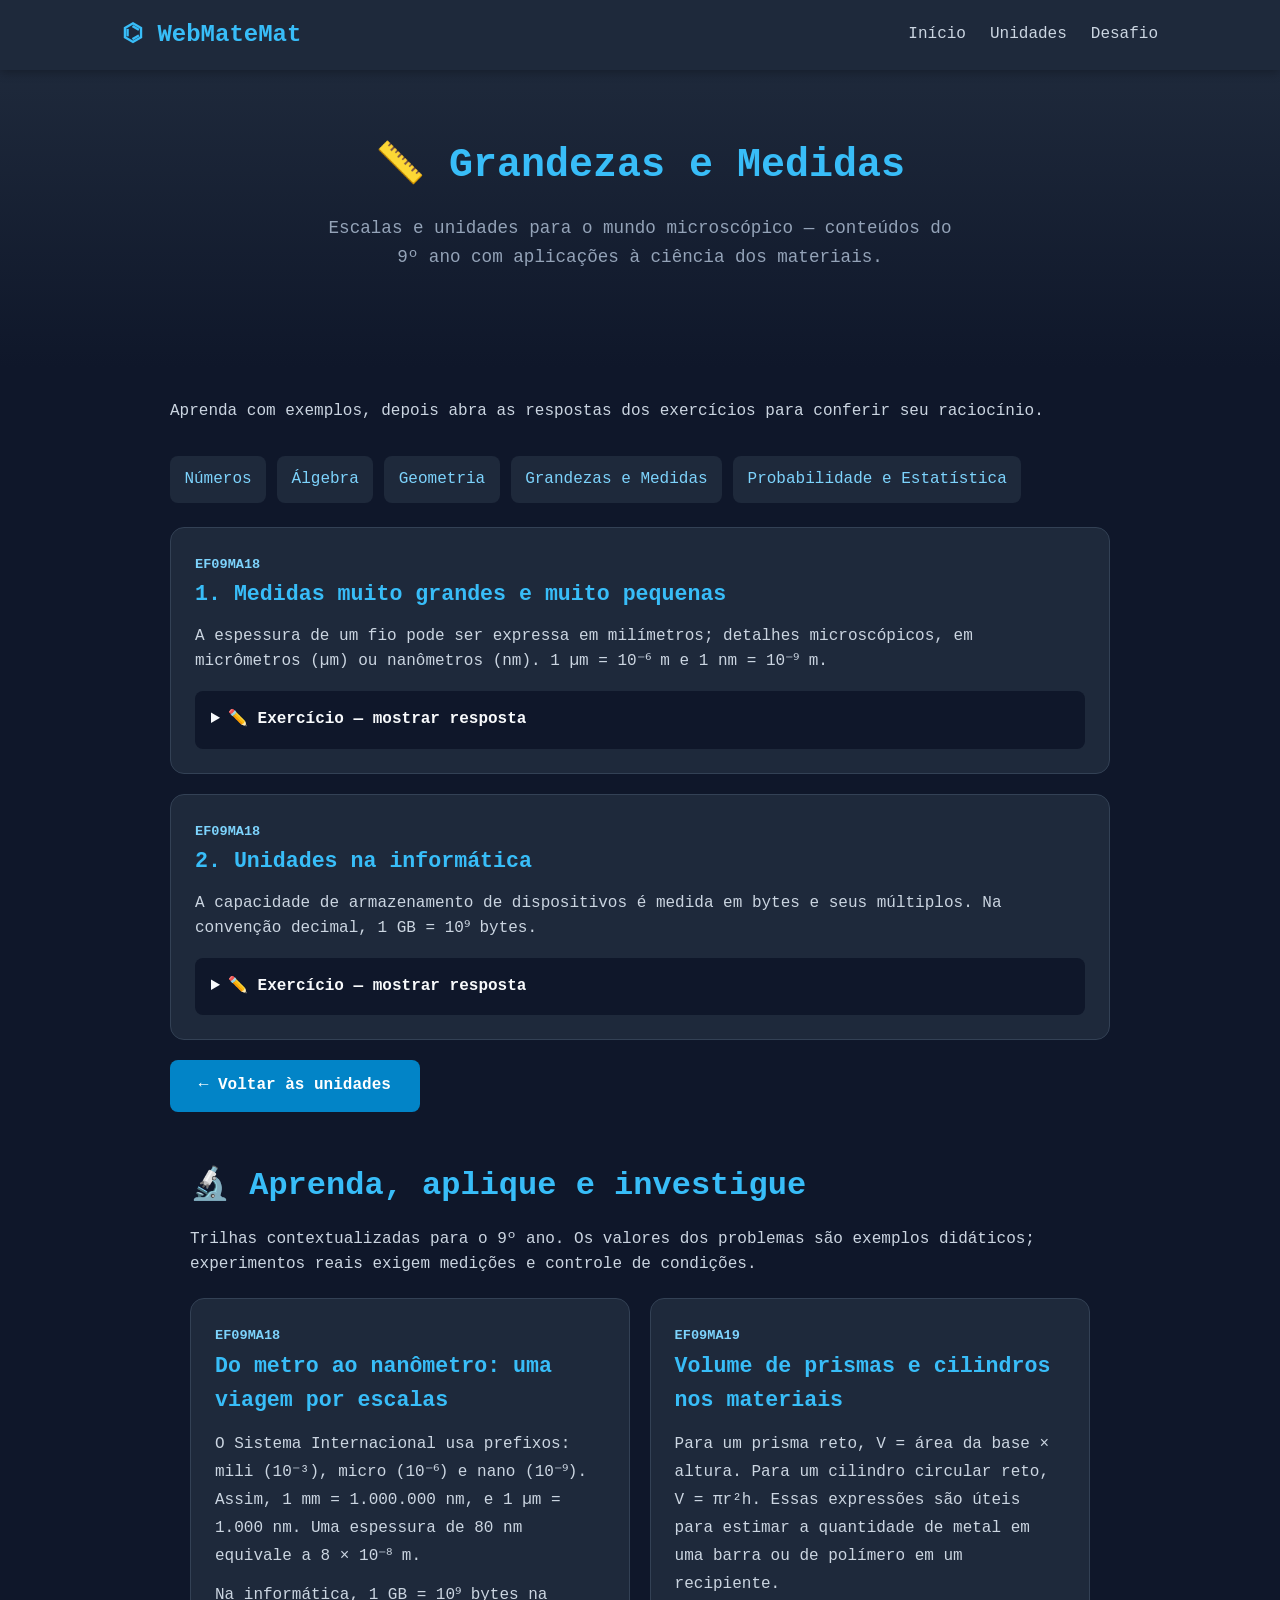
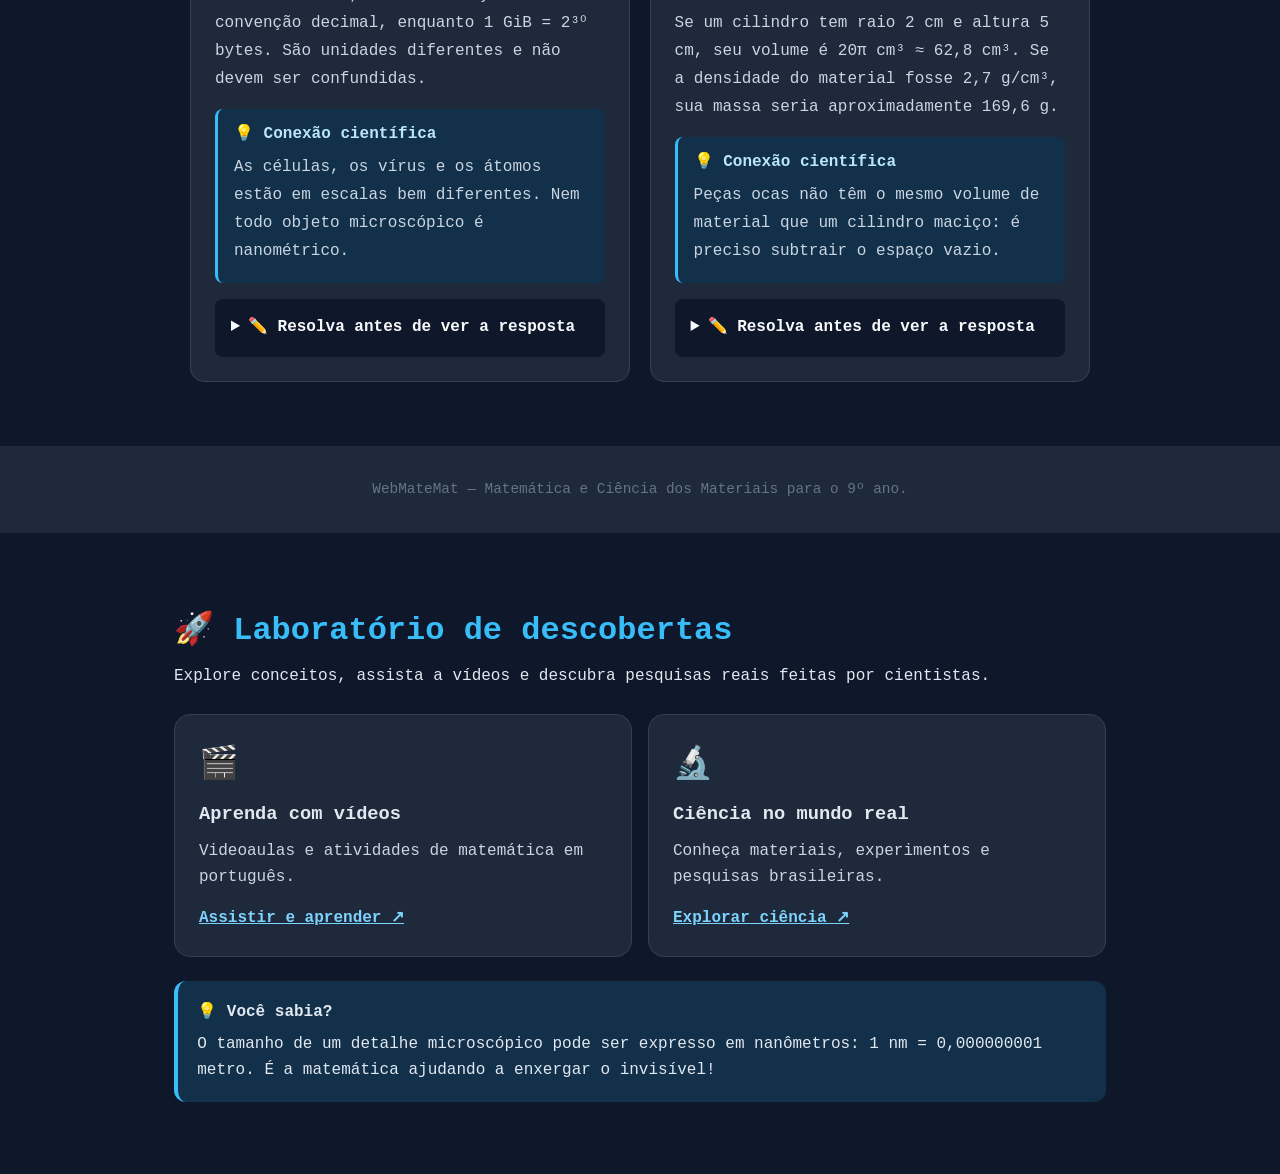
<file: grandezas-medidas.html>
<!doctype html><html lang="pt-BR"><head><meta charset="utf-8"><meta name="viewport" content="width=device-width,initial-scale=1"><meta name="description" content="Grandezas e Medidas: matemática do 9º ano aplicada à ciência dos materiais."><title>Grandezas e Medidas | WebMateMat</title><link rel="stylesheet" href="style.css"></head><body><header><nav class="navbar"><div class="logo">⌬ WebMateMat</div><ul class="nav-links"><li><a href="index.html">Início</a></li><li><a href="index.html#topicos">Unidades</a></li><li><a href="index.html#desafio">Desafio</a></li></ul></nav></header><section class="hero"><h1>📏 Grandezas e Medidas</h1><p>Escalas e unidades para o mundo microscópico — conteúdos do 9º ano com aplicações à ciência dos materiais.</p></section><main class="lesson-layout"><p class="intro-note">Aprenda com exemplos, depois abra as respostas dos exercícios para conferir seu raciocínio.</p><nav class="lesson-nav" aria-label="Unidades"><a href="numeros.html">Números</a><a href="algebra.html">Álgebra</a><a href="geometria.html">Geometria</a><a href="grandezas-medidas.html">Grandezas e Medidas</a><a href="probabilidade-estatistica.html">Probabilidade e Estatística</a></nav><article class="lesson"><span class="code">EF09MA18</span><h2>1. Medidas muito grandes e muito pequenas</h2><p>A espessura de um fio pode ser expressa em milímetros; detalhes microscópicos, em micrômetros (µm) ou nanômetros (nm). 1 µm = 10⁻⁶ m e 1 nm = 10⁻⁹ m.</p><details><summary>✏️ Exercício — mostrar resposta</summary><p>Quantos nanômetros existem em 1 micrômetro?</p><p class="answer"><strong>Resposta:</strong> 1.000 nm.</p></details></article><article class="lesson"><span class="code">EF09MA18</span><h2>2. Unidades na informática</h2><p>A capacidade de armazenamento de dispositivos é medida em bytes e seus múltiplos. Na convenção decimal, 1 GB = 10⁹ bytes.</p><details><summary>✏️ Exercício — mostrar resposta</summary><p>Quantos bytes são 2 GB na convenção decimal?</p><p class="answer"><strong>Resposta:</strong> 2 × 10⁹ bytes.</p></details></article><a class="btn" href="index.html#topicos">← Voltar às unidades</a><section class="ampliacao-bncc" aria-label="Aprofundamento e atividades da BNCC"><h2>🔬 Aprenda, aplique e investigue</h2><p class="intro-note">Trilhas contextualizadas para o 9º ano. Os valores dos problemas são exemplos didáticos; experimentos reais exigem medições e controle de condições.</p><div class="bncc-module-grid"><article class="lesson bncc-module"><span class="code">EF09MA18</span><h2>Do metro ao nanômetro: uma viagem por escalas</h2><p>O Sistema Internacional usa prefixos: mili (10⁻³), micro (10⁻⁶) e nano (10⁻⁹). Assim, 1 mm = 1.000.000 nm, e 1 µm = 1.000 nm. Uma espessura de 80 nm equivale a 8 × 10⁻⁸ m.</p><p>Na informática, 1 GB = 10⁹ bytes na convenção decimal, enquanto 1 GiB = 2³⁰ bytes. São unidades diferentes e não devem ser confundidas.</p><aside class="science-note"><strong>💡 Conexão científica</strong><p>As células, os vírus e os átomos estão em escalas bem diferentes. Nem todo objeto microscópico é nanométrico.</p></aside><details><summary>✏️ Resolva antes de ver a resposta</summary><p><strong>Desafio:</strong> Um fio tem diâmetro de 0,02 mm. Quantos micrômetros são?</p><p class="answer"><strong>Resolução:</strong> 0,02 × 1.000 = 20 µm.</p></details></article><article class="lesson bncc-module"><span class="code">EF09MA19</span><h2>Volume de prismas e cilindros nos materiais</h2><p>Para um prisma reto, V = área da base × altura. Para um cilindro circular reto, V = πr²h. Essas expressões são úteis para estimar a quantidade de metal em uma barra ou de polímero em um recipiente.</p><p>Se um cilindro tem raio 2 cm e altura 5 cm, seu volume é 20π cm³ ≈ 62,8 cm³. Se a densidade do material fosse 2,7 g/cm³, sua massa seria aproximadamente 169,6 g.</p><aside class="science-note"><strong>💡 Conexão científica</strong><p>Peças ocas não têm o mesmo volume de material que um cilindro maciço: é preciso subtrair o espaço vazio.</p></aside><details><summary>✏️ Resolva antes de ver a resposta</summary><p><strong>Desafio:</strong> Um bloco retangular mede 3 cm × 4 cm × 5 cm. Qual o volume? E um cilindro de raio 1 cm e altura 10 cm?</p><p class="answer"><strong>Resolução:</strong> Bloco: 60 cm³. Cilindro: 10π cm³ ≈ 31,4 cm³.</p></details></article></div></section>
</main><footer><p>WebMateMat — Matemática e Ciência dos Materiais para o 9º ano.</p></footer><section class="extras" aria-label="Explore mais"><h2>🚀 Laboratório de descobertas</h2><p>Explore conceitos, assista a vídeos e descubra pesquisas reais feitas por cientistas.</p><div class="extras-grid"><article class="extra-card"><span>🎬</span><h3>Aprenda com vídeos</h3><p>Videoaulas e atividades de matemática em português.</p><a href="https://cnpem.br/cnpem-lanca-serie-ciencia-animada-com-videos-educativos-sobre-pesquisas-de-ponta/" target="_blank" rel="noopener noreferrer">Assistir e aprender ↗</a></article><article class="extra-card"><span>🔬</span><h3>Ciência no mundo real</h3><p>Conheça materiais, experimentos e pesquisas brasileiras.</p><a href="https://pt.khanacademy.org/math/pt-9-ano" target="_blank" rel="noopener noreferrer">Explorar ciência ↗</a></article></div><div class="curiosity"><strong>💡 Você sabia?</strong><p>O tamanho de um detalhe microscópico pode ser expresso em nanômetros: 1 nm = 0,000000001 metro. É a matemática ajudando a enxergar o invisível!</p></div></section>
</body></html>
</file>
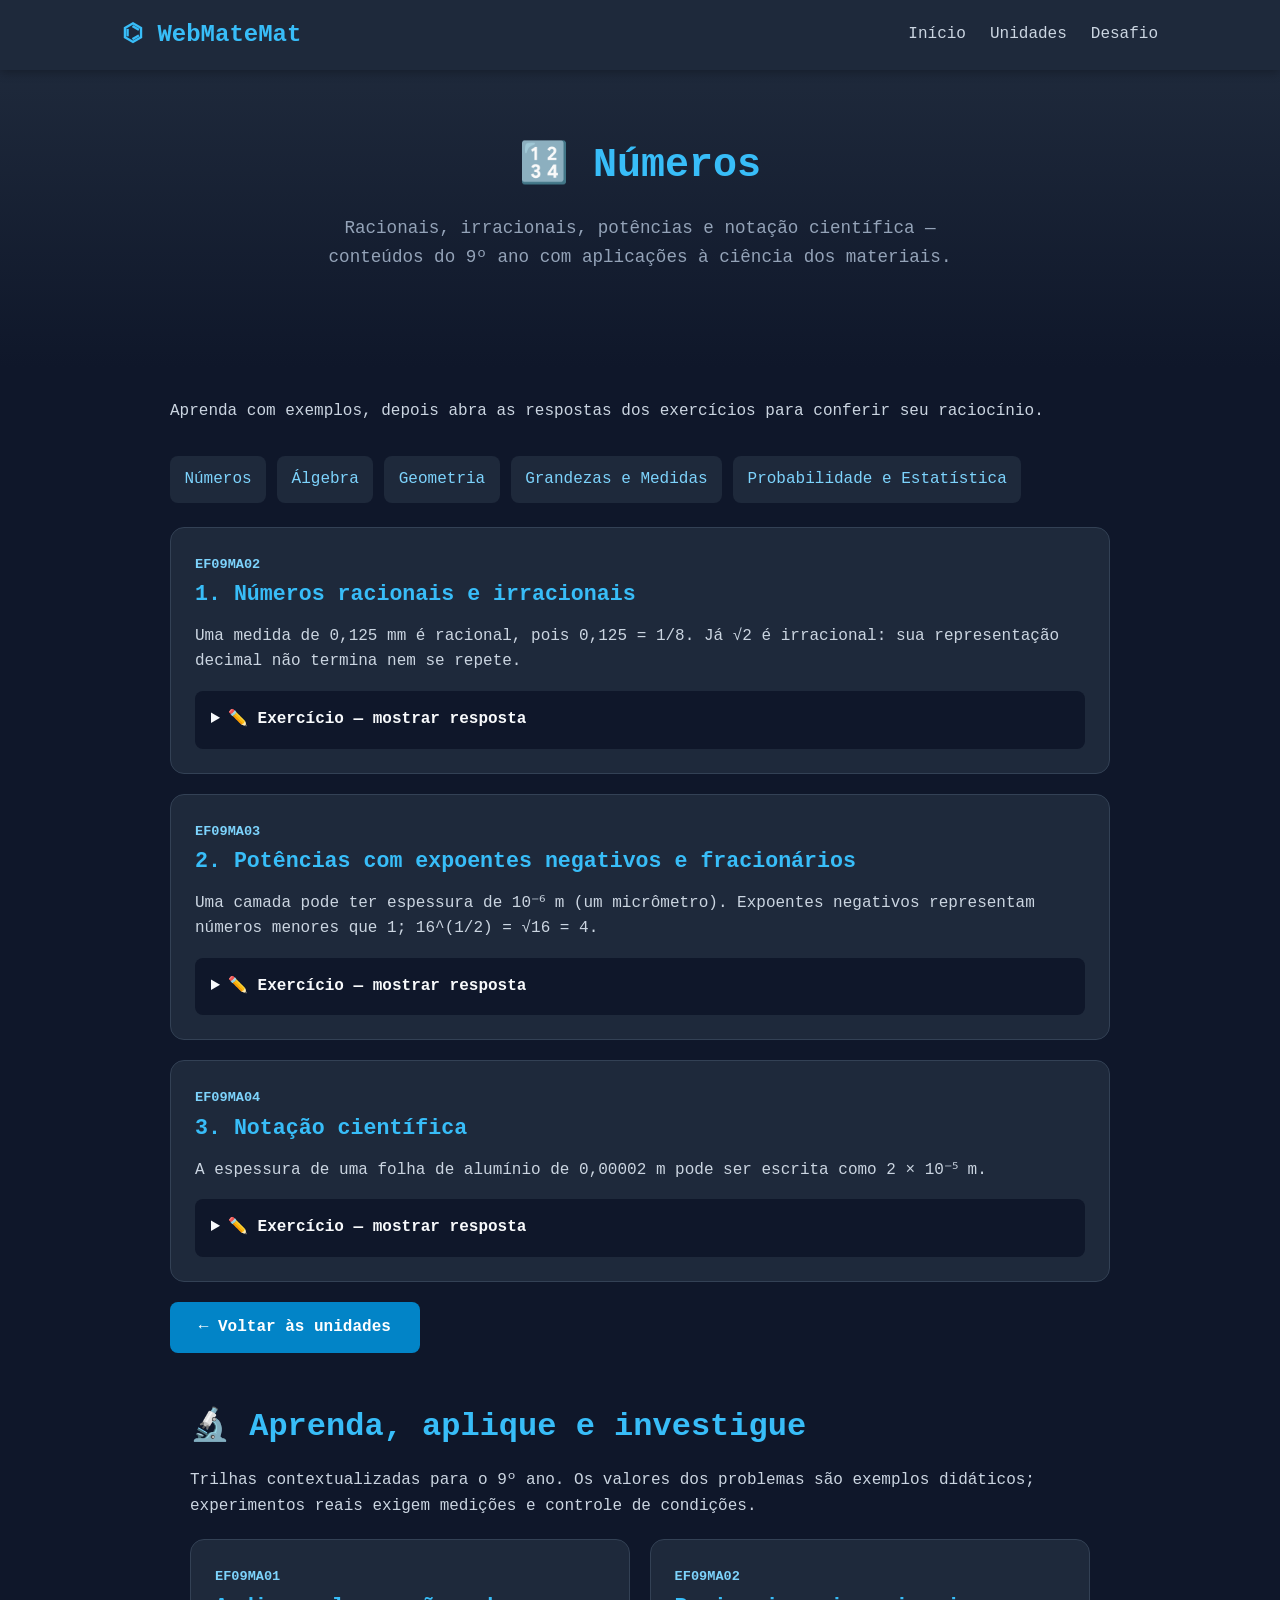
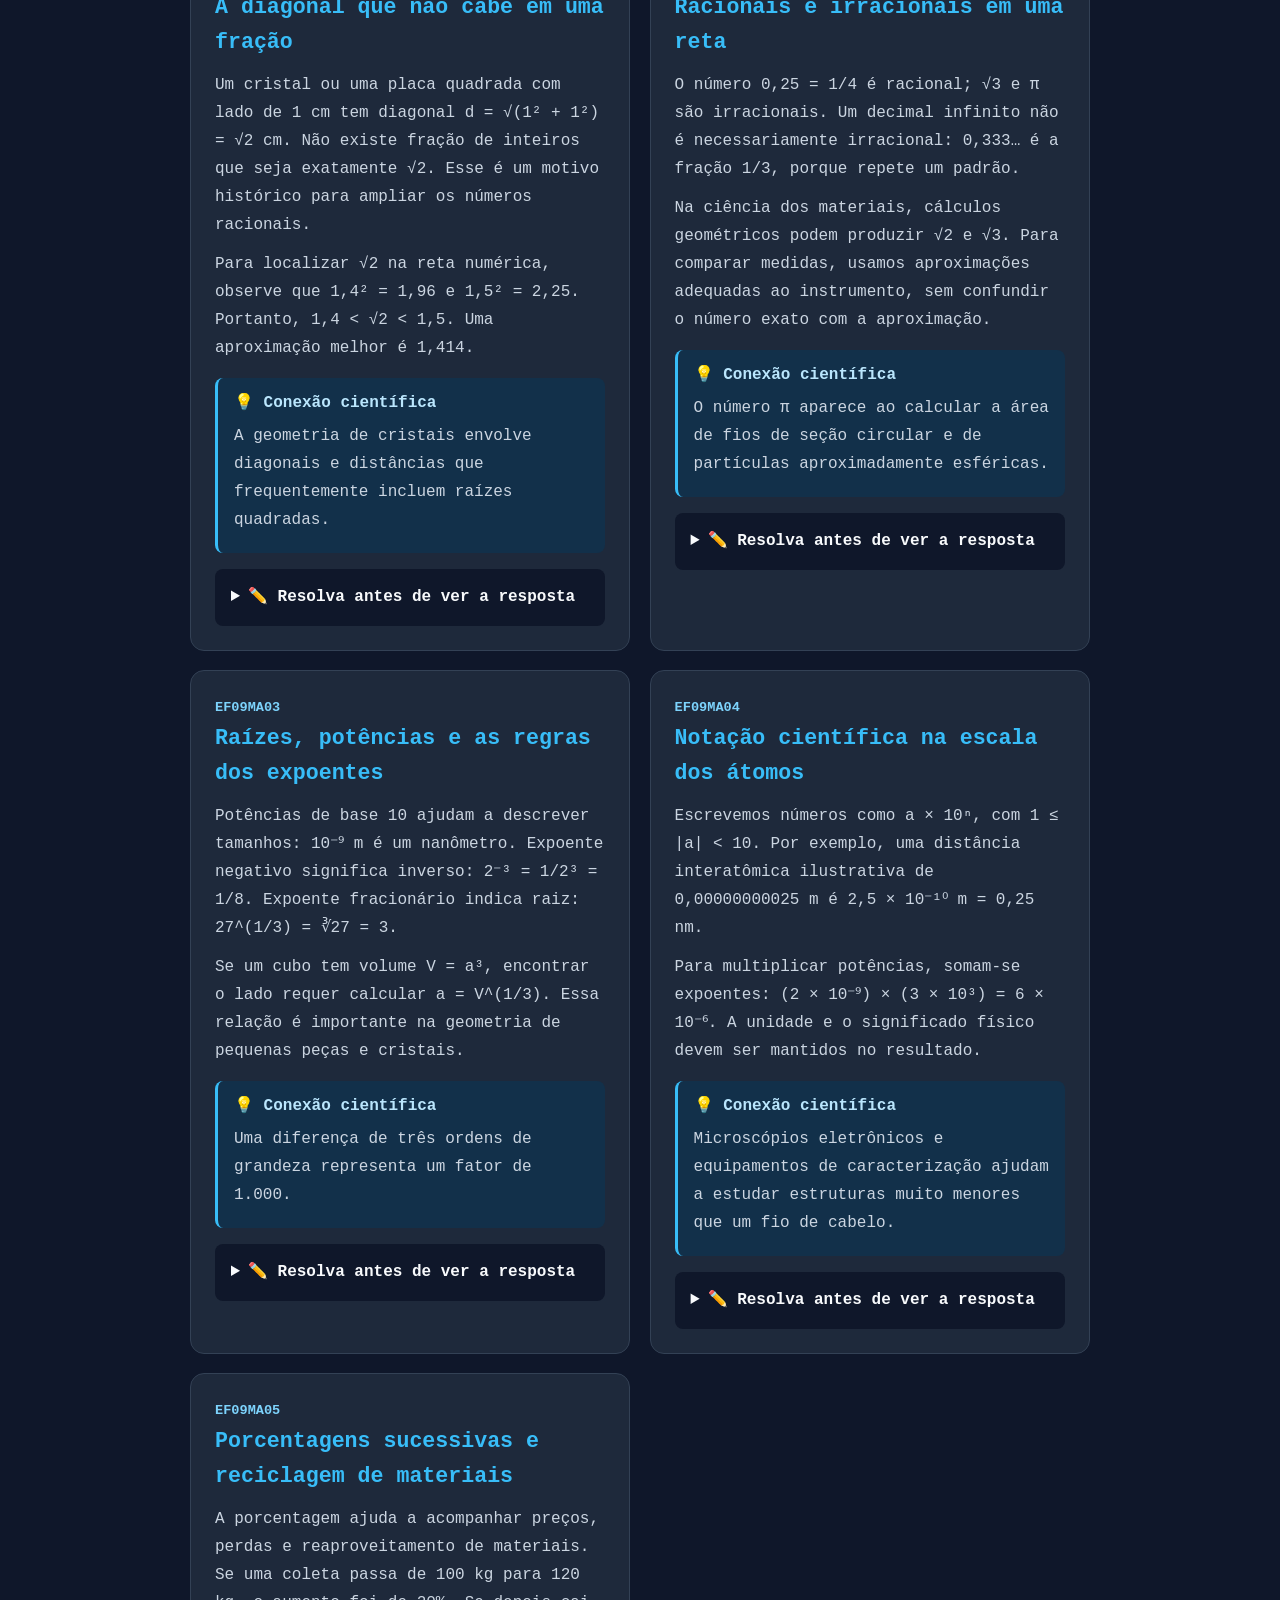
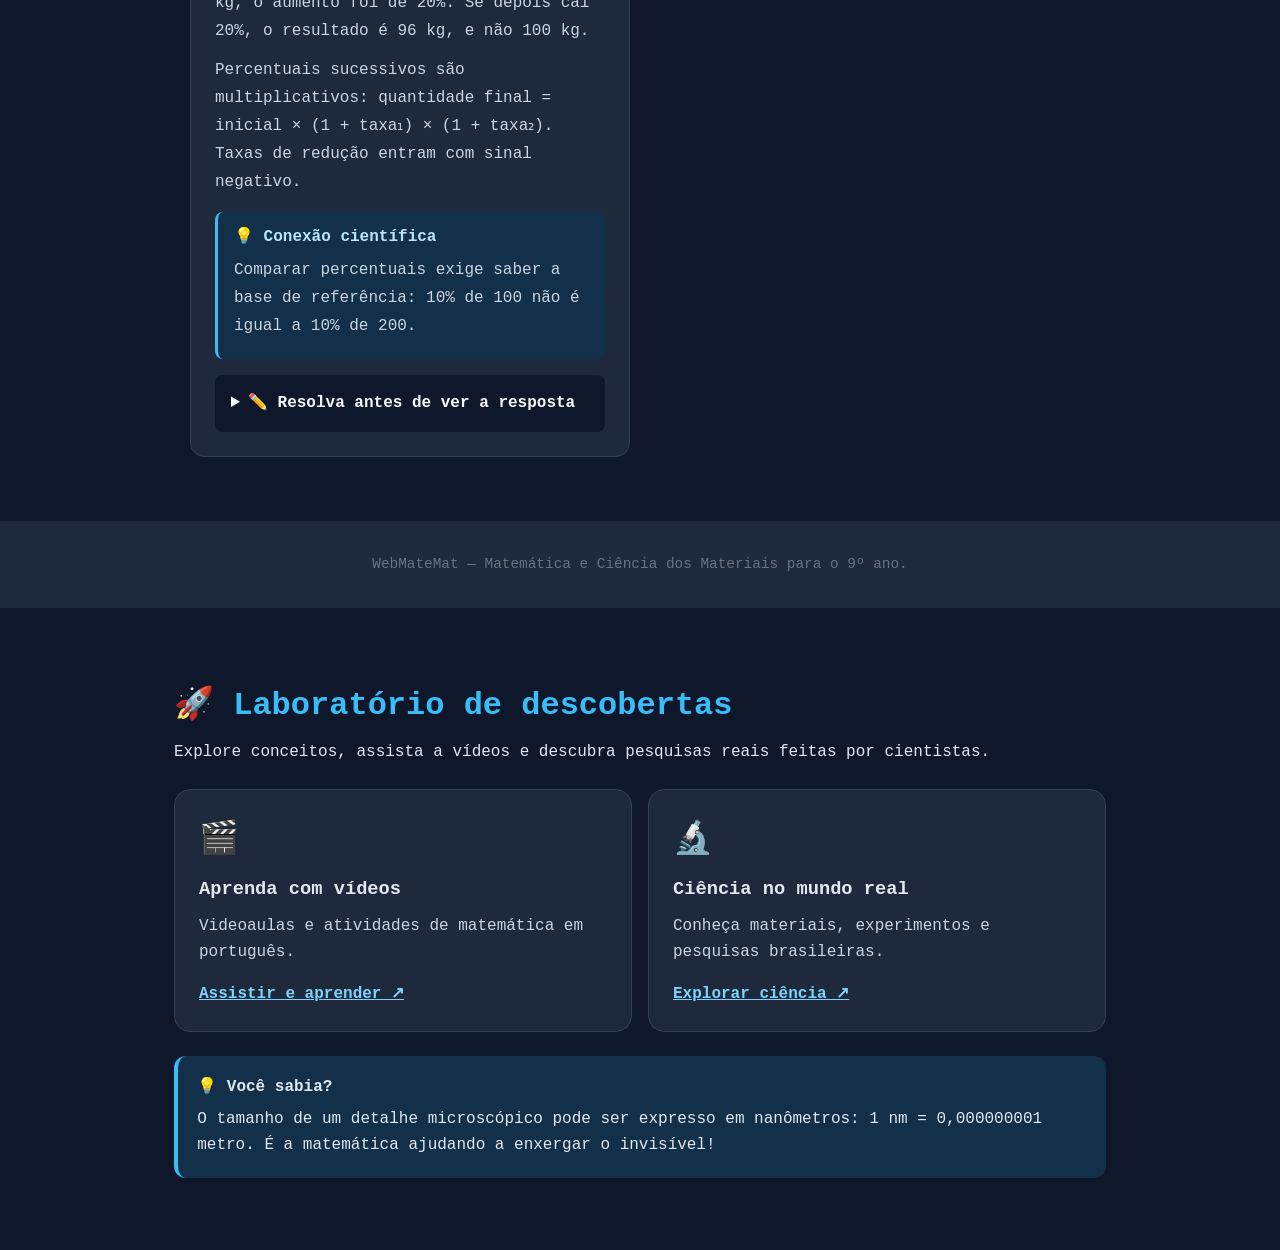
<file: numeros.html>
<!doctype html><html lang="pt-BR"><head><meta charset="utf-8"><meta name="viewport" content="width=device-width,initial-scale=1"><meta name="description" content="Números: matemática do 9º ano aplicada à ciência dos materiais."><title>Números | WebMateMat</title><link rel="stylesheet" href="style.css"></head><body><header><nav class="navbar"><div class="logo">⌬ WebMateMat</div><ul class="nav-links"><li><a href="index.html">Início</a></li><li><a href="index.html#topicos">Unidades</a></li><li><a href="index.html#desafio">Desafio</a></li></ul></nav></header><section class="hero"><h1>🔢 Números</h1><p>Racionais, irracionais, potências e notação científica — conteúdos do 9º ano com aplicações à ciência dos materiais.</p></section><main class="lesson-layout"><p class="intro-note">Aprenda com exemplos, depois abra as respostas dos exercícios para conferir seu raciocínio.</p><nav class="lesson-nav" aria-label="Unidades"><a href="numeros.html">Números</a><a href="algebra.html">Álgebra</a><a href="geometria.html">Geometria</a><a href="grandezas-medidas.html">Grandezas e Medidas</a><a href="probabilidade-estatistica.html">Probabilidade e Estatística</a></nav><article class="lesson"><span class="code">EF09MA02</span><h2>1. Números racionais e irracionais</h2><p>Uma medida de 0,125 mm é racional, pois 0,125 = 1/8. Já √2 é irracional: sua representação decimal não termina nem se repete.</p><details><summary>✏️ Exercício — mostrar resposta</summary><p>Uma placa quadrada com lado de 1 cm tem diagonal √2 cm. Entre quais inteiros está essa diagonal?</p><p class="answer"><strong>Resposta:</strong> Entre 1 e 2, pois 1² &lt; 2 &lt; 2².</p></details></article><article class="lesson"><span class="code">EF09MA03</span><h2>2. Potências com expoentes negativos e fracionários</h2><p>Uma camada pode ter espessura de 10⁻⁶ m (um micrômetro). Expoentes negativos representam números menores que 1; 16^(1/2) = √16 = 4.</p><details><summary>✏️ Exercício — mostrar resposta</summary><p>Quanto vale 2⁻³?</p><p class="answer"><strong>Resposta:</strong> 1/8 = 0,125.</p></details></article><article class="lesson"><span class="code">EF09MA04</span><h2>3. Notação científica</h2><p>A espessura de uma folha de alumínio de 0,00002 m pode ser escrita como 2 × 10⁻⁵ m.</p><details><summary>✏️ Exercício — mostrar resposta</summary><p>Escreva 0,000003 em notação científica.</p><p class="answer"><strong>Resposta:</strong> 3 × 10⁻⁶.</p></details></article><a class="btn" href="index.html#topicos">← Voltar às unidades</a><section class="ampliacao-bncc" aria-label="Aprofundamento e atividades da BNCC"><h2>🔬 Aprenda, aplique e investigue</h2><p class="intro-note">Trilhas contextualizadas para o 9º ano. Os valores dos problemas são exemplos didáticos; experimentos reais exigem medições e controle de condições.</p><div class="bncc-module-grid"><article class="lesson bncc-module"><span class="code">EF09MA01</span><h2>A diagonal que não cabe em uma fração</h2><p>Um cristal ou uma placa quadrada com lado de 1 cm tem diagonal d = √(1² + 1²) = √2 cm. Não existe fração de inteiros que seja exatamente √2. Esse é um motivo histórico para ampliar os números racionais.</p><p>Para localizar √2 na reta numérica, observe que 1,4² = 1,96 e 1,5² = 2,25. Portanto, 1,4 &lt; √2 &lt; 1,5. Uma aproximação melhor é 1,414.</p><aside class="science-note"><strong>💡 Conexão científica</strong><p>A geometria de cristais envolve diagonais e distâncias que frequentemente incluem raízes quadradas.</p></aside><details><summary>✏️ Resolva antes de ver a resposta</summary><p><strong>Desafio:</strong> Um azulejo quadrado mede 10 cm de lado. Escreva o valor exato da diagonal e dê uma aproximação com uma casa decimal.</p><p class="answer"><strong>Resolução:</strong> d = 10√2 cm ≈ 14,1 cm. A medida aproximada não substitui o valor exato.</p></details></article><article class="lesson bncc-module"><span class="code">EF09MA02</span><h2>Racionais e irracionais em uma reta</h2><p>O número 0,25 = 1/4 é racional; √3 e π são irracionais. Um decimal infinito não é necessariamente irracional: 0,333… é a fração 1/3, porque repete um padrão.</p><p>Na ciência dos materiais, cálculos geométricos podem produzir √2 e √3. Para comparar medidas, usamos aproximações adequadas ao instrumento, sem confundir o número exato com a aproximação.</p><aside class="science-note"><strong>💡 Conexão científica</strong><p>O número π aparece ao calcular a área de fios de seção circular e de partículas aproximadamente esféricas.</p></aside><details><summary>✏️ Resolva antes de ver a resposta</summary><p><strong>Desafio:</strong> Sem calculadora, entre quais dois inteiros está √10?</p><p class="answer"><strong>Resolução:</strong> Entre 3 e 4, porque 3² = 9 e 4² = 16.</p></details></article><article class="lesson bncc-module"><span class="code">EF09MA03</span><h2>Raízes, potências e as regras dos expoentes</h2><p>Potências de base 10 ajudam a descrever tamanhos: 10⁻⁹ m é um nanômetro. Expoente negativo significa inverso: 2⁻³ = 1/2³ = 1/8. Expoente fracionário indica raiz: 27^(1/3) = ∛27 = 3.</p><p>Se um cubo tem volume V = a³, encontrar o lado requer calcular a = V^(1/3). Essa relação é importante na geometria de pequenas peças e cristais.</p><aside class="science-note"><strong>💡 Conexão científica</strong><p>Uma diferença de três ordens de grandeza representa um fator de 1.000.</p></aside><details><summary>✏️ Resolva antes de ver a resposta</summary><p><strong>Desafio:</strong> Qual é o lado de um cubo de volume 64 cm³? E quanto vale 10⁻³?</p><p class="answer"><strong>Resolução:</strong> ∛64 = 4 cm. Já 10⁻³ = 0,001.</p></details></article><article class="lesson bncc-module"><span class="code">EF09MA04</span><h2>Notação científica na escala dos átomos</h2><p>Escrevemos números como a × 10ⁿ, com 1 ≤ |a| &lt; 10. Por exemplo, uma distância interatômica ilustrativa de 0,00000000025 m é 2,5 × 10⁻¹⁰ m = 0,25 nm.</p><p>Para multiplicar potências, somam-se expoentes: (2 × 10⁻⁹) × (3 × 10³) = 6 × 10⁻⁶. A unidade e o significado físico devem ser mantidos no resultado.</p><aside class="science-note"><strong>💡 Conexão científica</strong><p>Microscópios eletrônicos e equipamentos de caracterização ajudam a estudar estruturas muito menores que um fio de cabelo.</p></aside><details><summary>✏️ Resolva antes de ver a resposta</summary><p><strong>Desafio:</strong> Uma camada tem 4 × 10⁻⁸ m de espessura. Quantos nanômetros isso representa?</p><p class="answer"><strong>Resolução:</strong> Dividimos por 10⁻⁹ m/nm: 40 nm.</p></details></article><article class="lesson bncc-module"><span class="code">EF09MA05</span><h2>Porcentagens sucessivas e reciclagem de materiais</h2><p>A porcentagem ajuda a acompanhar preços, perdas e reaproveitamento de materiais. Se uma coleta passa de 100 kg para 120 kg, o aumento foi de 20%. Se depois cai 20%, o resultado é 96 kg, e não 100 kg.</p><p>Percentuais sucessivos são multiplicativos: quantidade final = inicial × (1 + taxa₁) × (1 + taxa₂). Taxas de redução entram com sinal negativo.</p><aside class="science-note"><strong>💡 Conexão científica</strong><p>Comparar percentuais exige saber a base de referência: 10% de 100 não é igual a 10% de 200.</p></aside><details><summary>✏️ Resolva antes de ver a resposta</summary><p><strong>Desafio:</strong> Uma fábrica usa 200 kg de matéria-prima. Reduz o consumo em 15% e, depois, em mais 10%. Qual é o consumo final?</p><p class="answer"><strong>Resolução:</strong> 200 × 0,85 × 0,90 = 153 kg. A redução total é de 23,5%.</p></details></article></div></section>
</main><footer><p>WebMateMat — Matemática e Ciência dos Materiais para o 9º ano.</p></footer><section class="extras" aria-label="Explore mais"><h2>🚀 Laboratório de descobertas</h2><p>Explore conceitos, assista a vídeos e descubra pesquisas reais feitas por cientistas.</p><div class="extras-grid"><article class="extra-card"><span>🎬</span><h3>Aprenda com vídeos</h3><p>Videoaulas e atividades de matemática em português.</p><a href="https://pt.khanacademy.org/math/pt-9-ano/numeros-9ano/pt-nmeros-irracionais" target="_blank" rel="noopener noreferrer">Assistir e aprender ↗</a></article><article class="extra-card"><span>🔬</span><h3>Ciência no mundo real</h3><p>Conheça materiais, experimentos e pesquisas brasileiras.</p><a href="https://pt.khanacademy.org/math/arithmetic/arith-review-negative-numbers/arith-review-intro-neg-numbers/v/number-sets-1" target="_blank" rel="noopener noreferrer">Explorar ciência ↗</a></article></div><div class="curiosity"><strong>💡 Você sabia?</strong><p>O tamanho de um detalhe microscópico pode ser expresso em nanômetros: 1 nm = 0,000000001 metro. É a matemática ajudando a enxergar o invisível!</p></div></section>
</body></html>
</file>
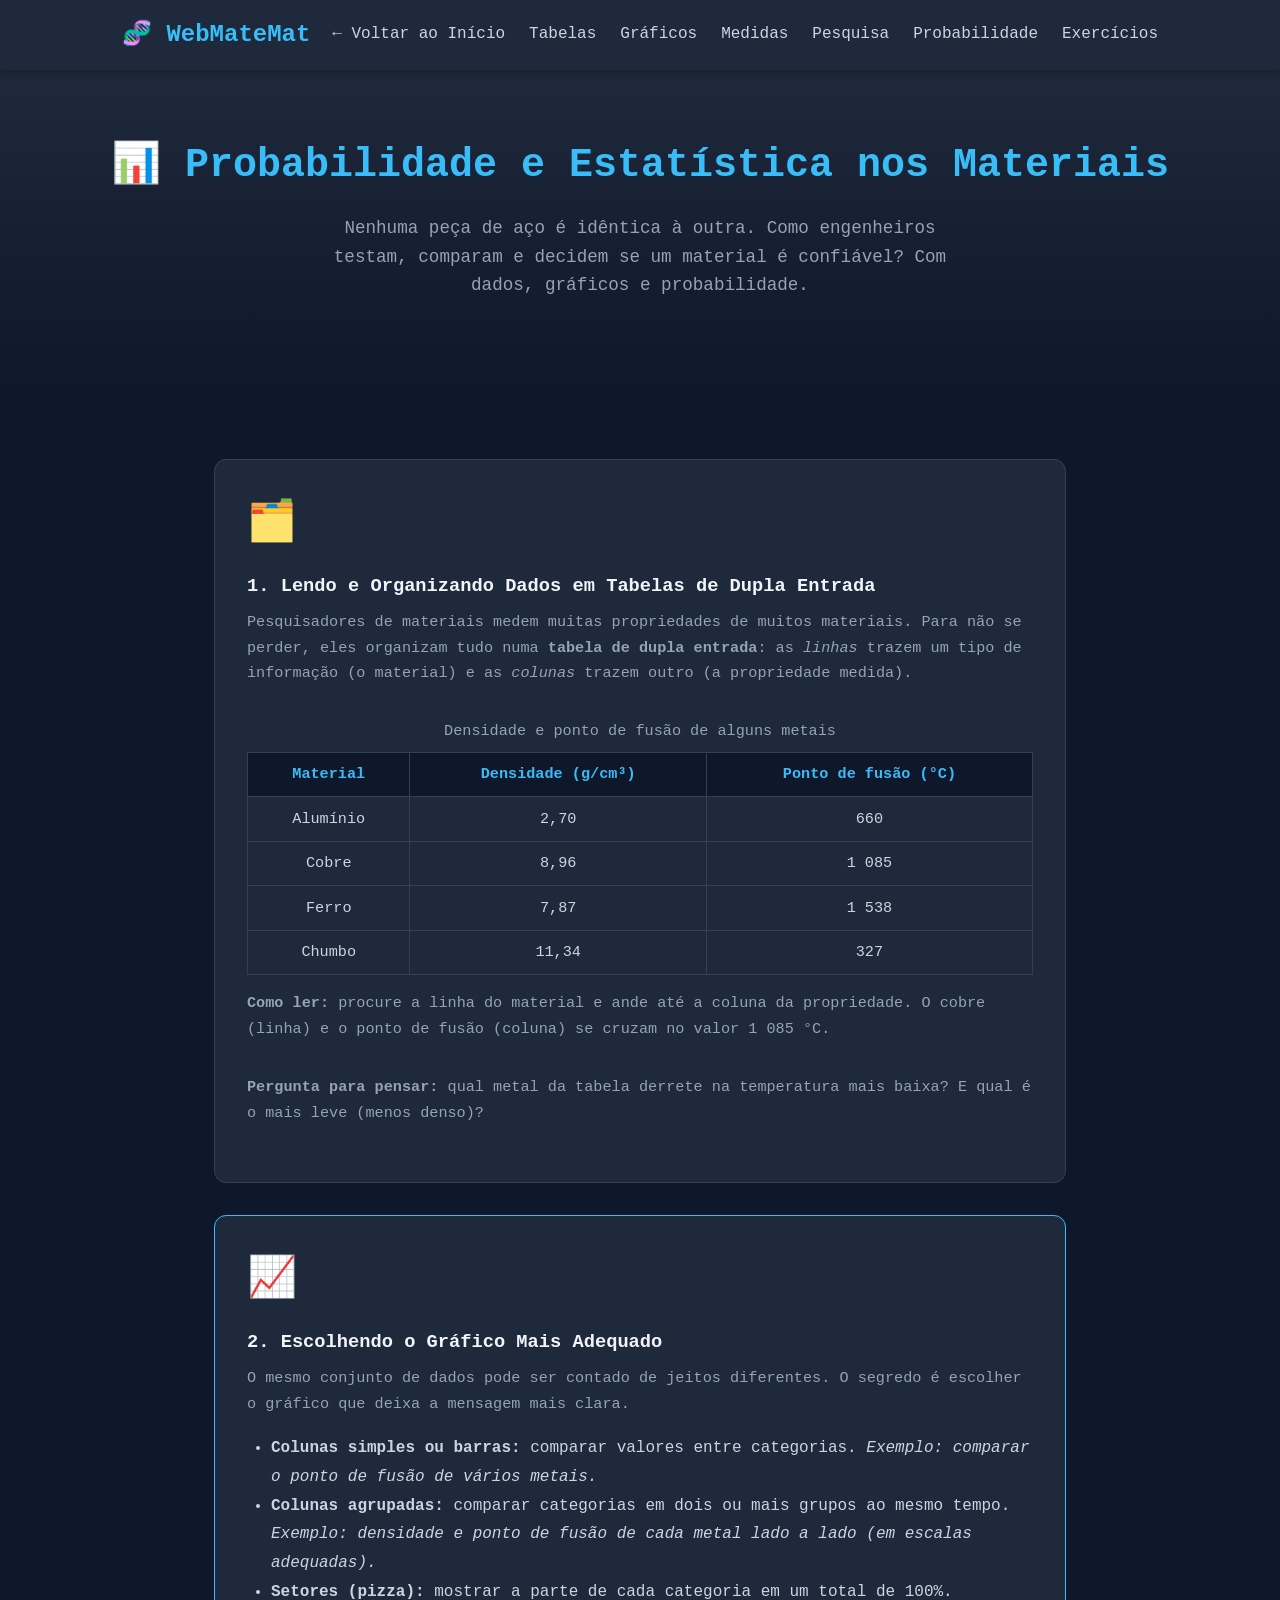
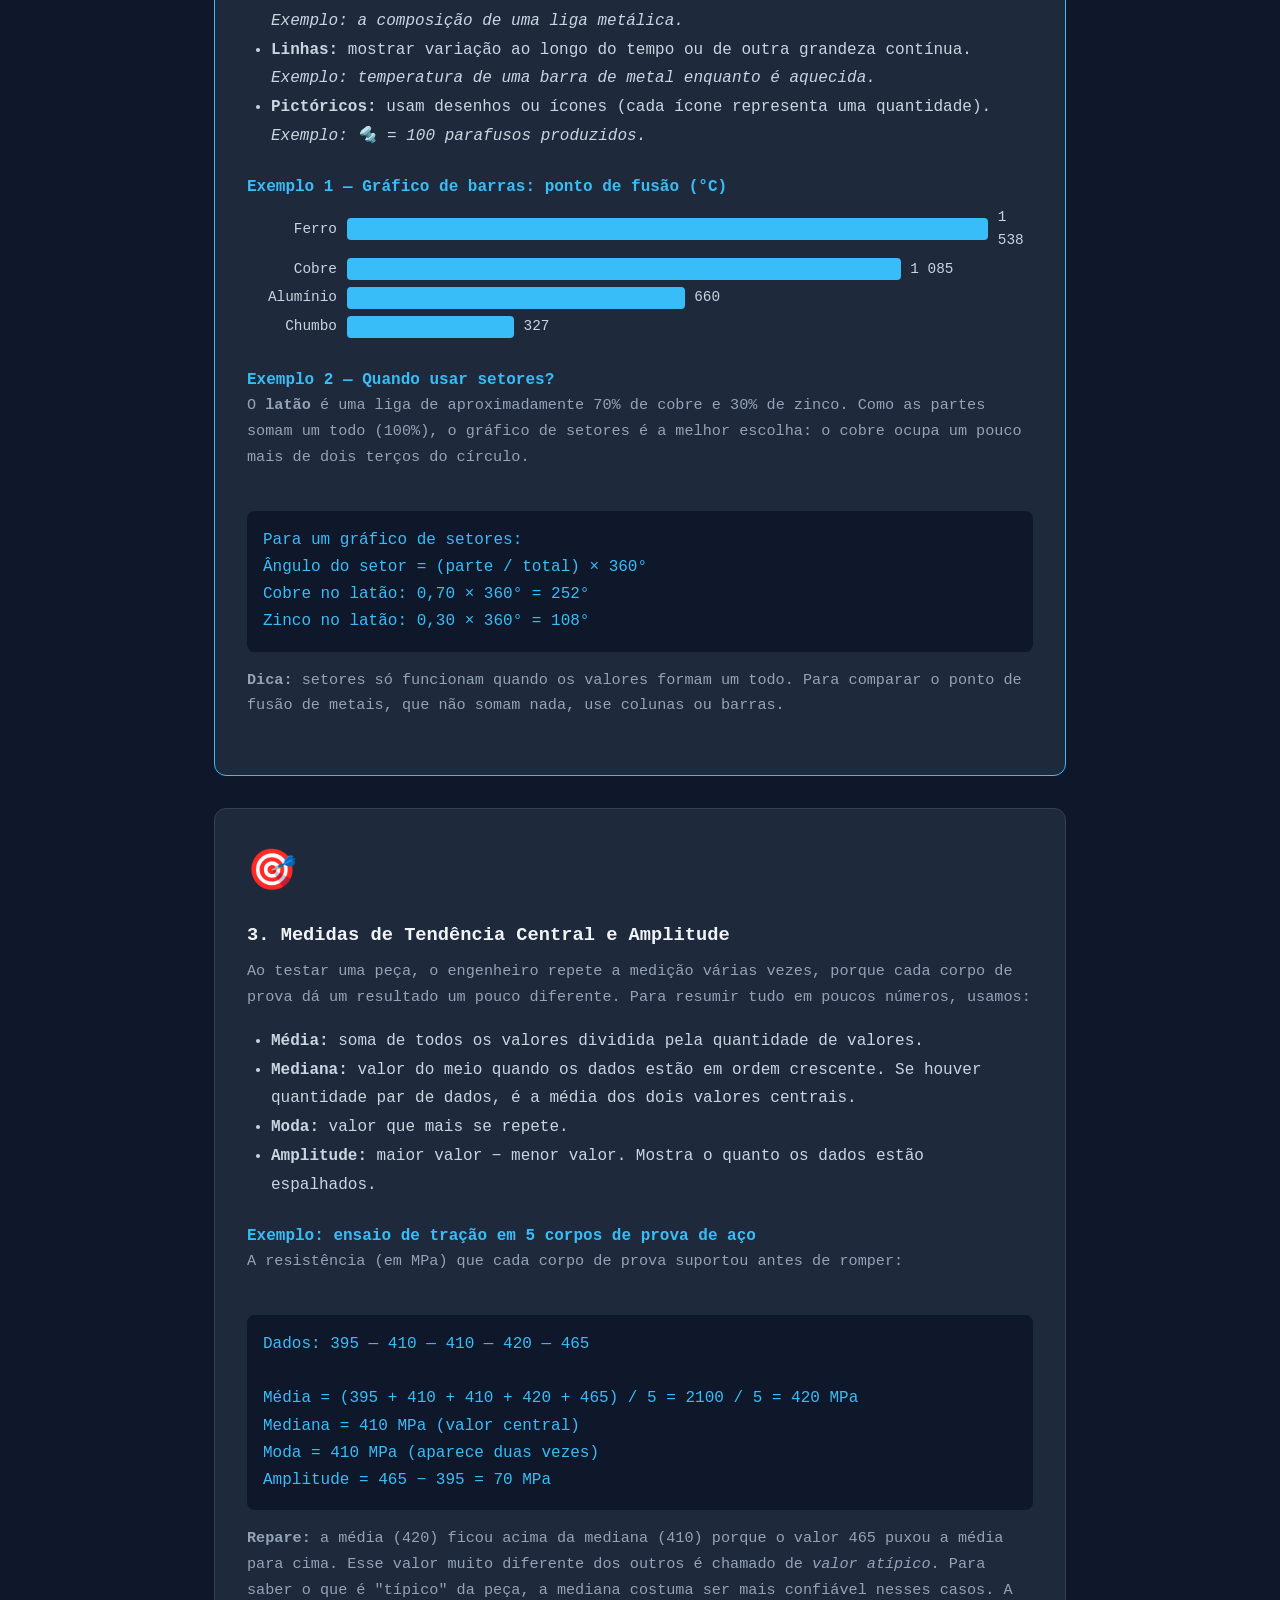
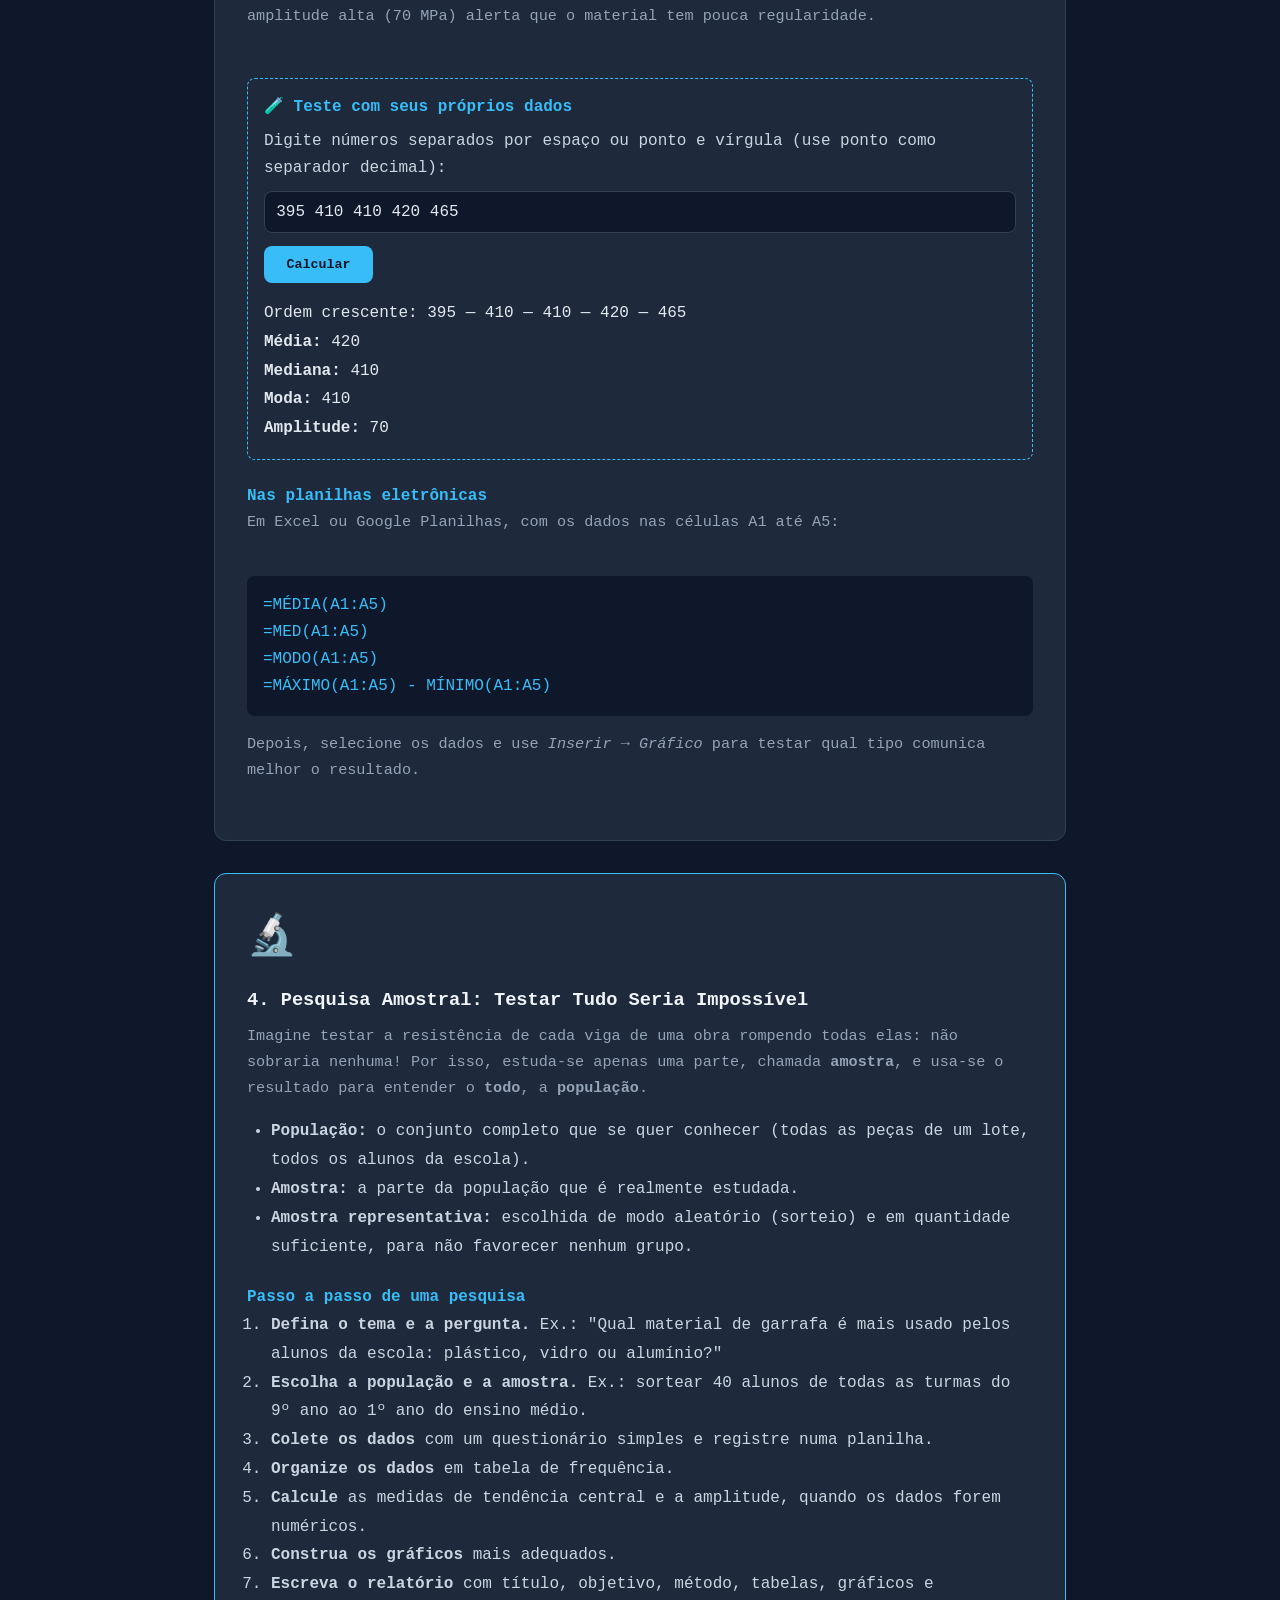
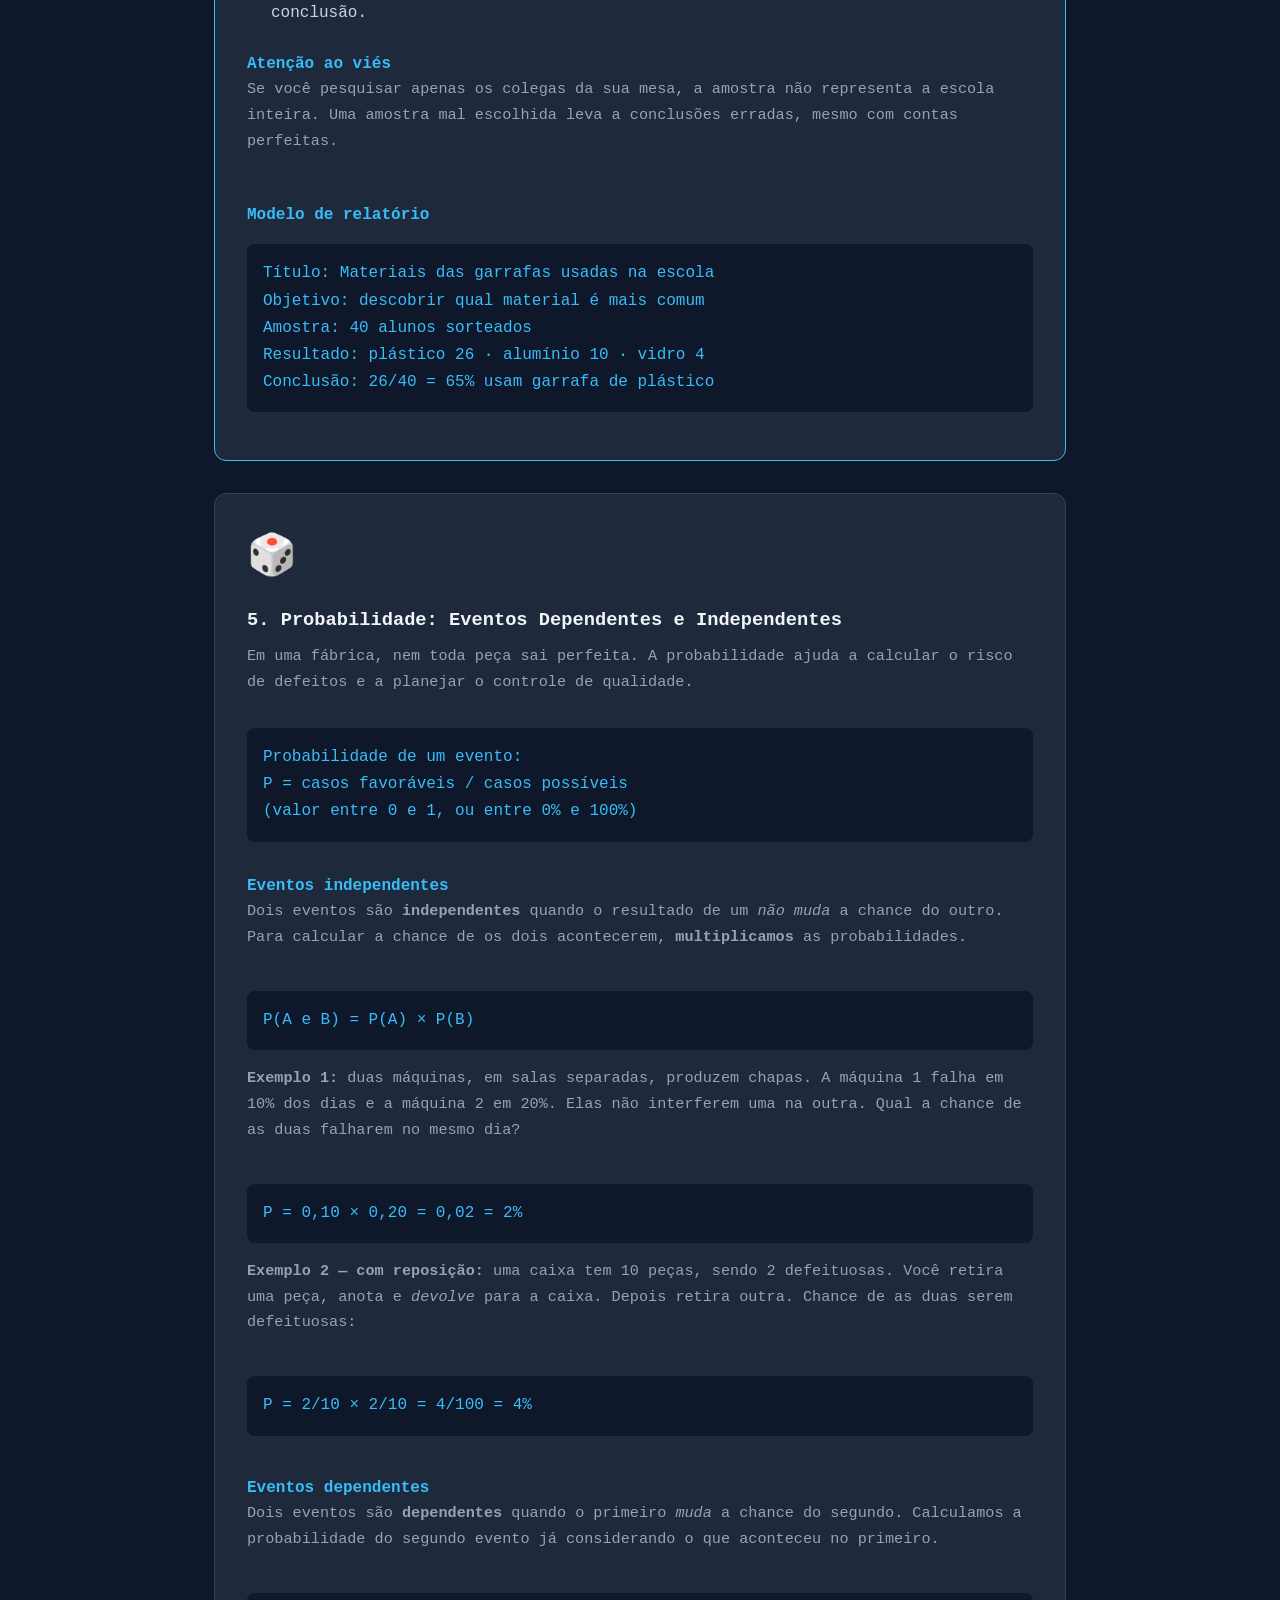
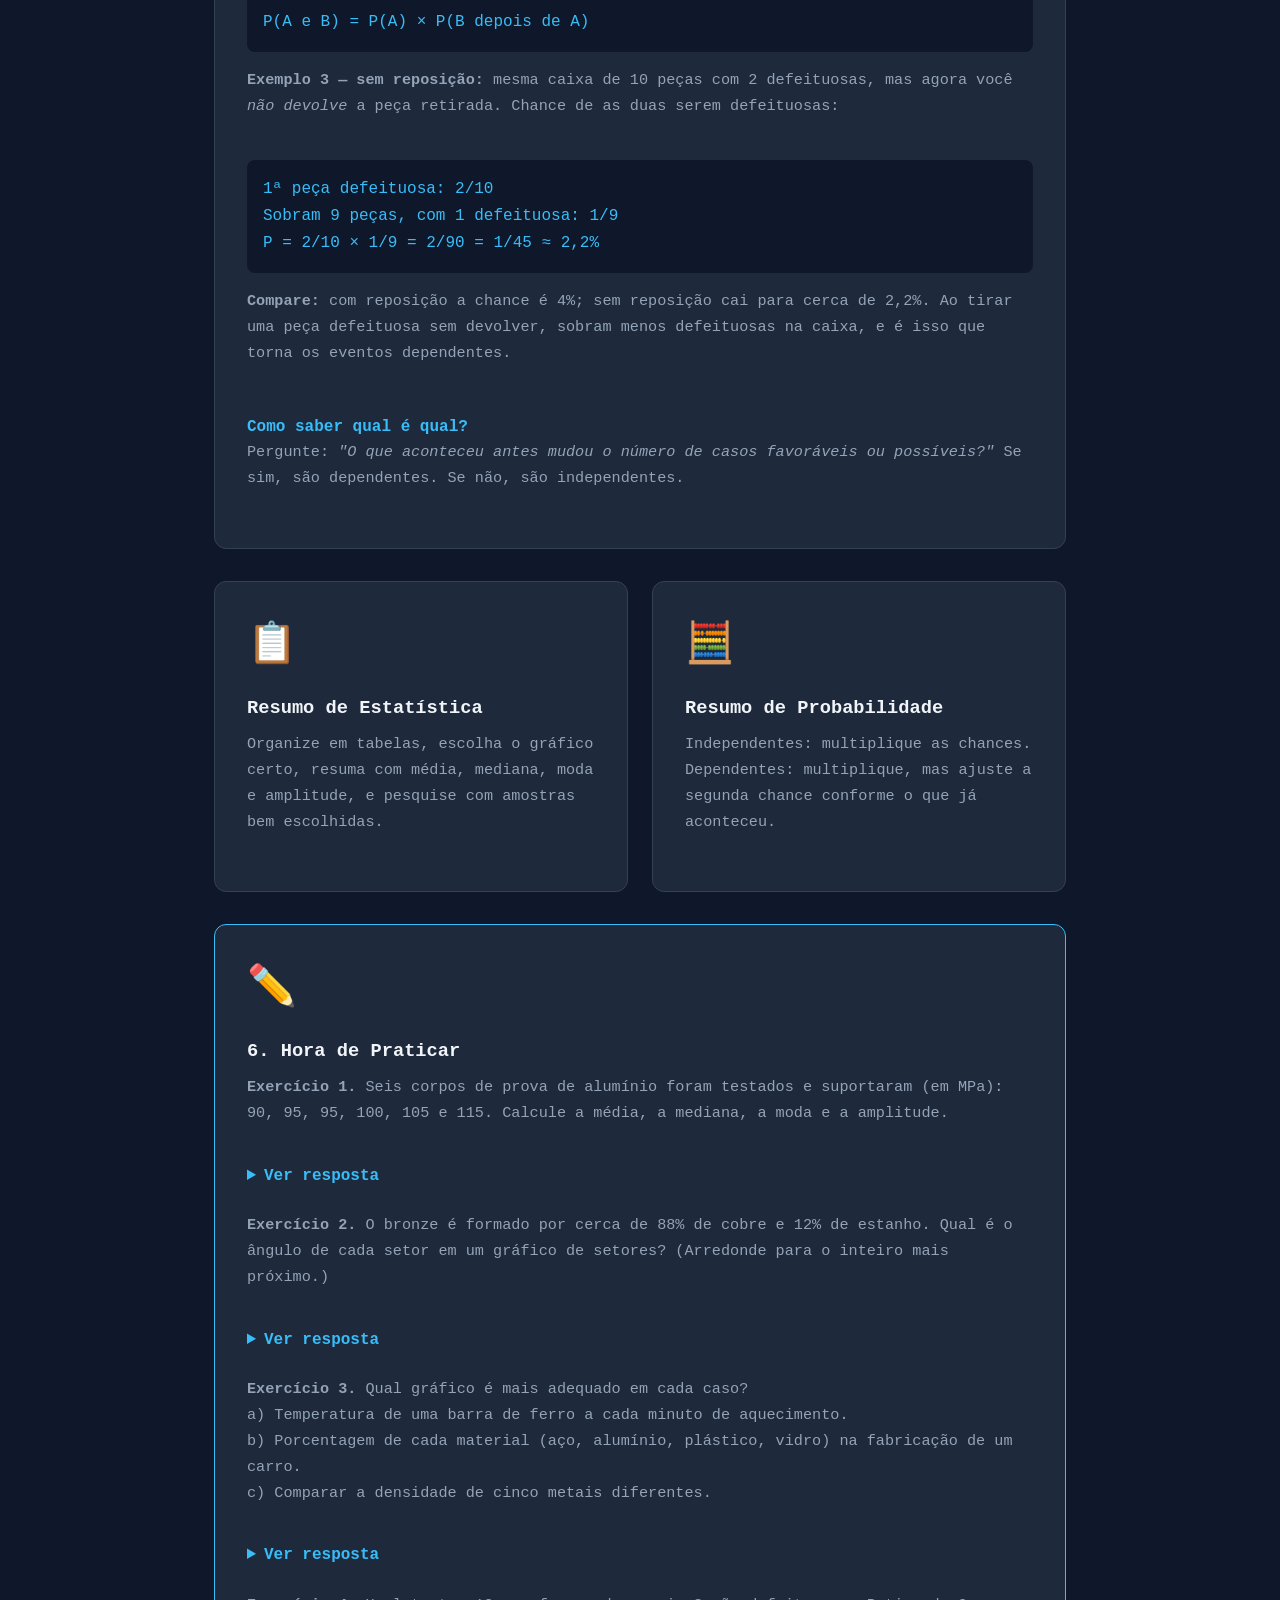
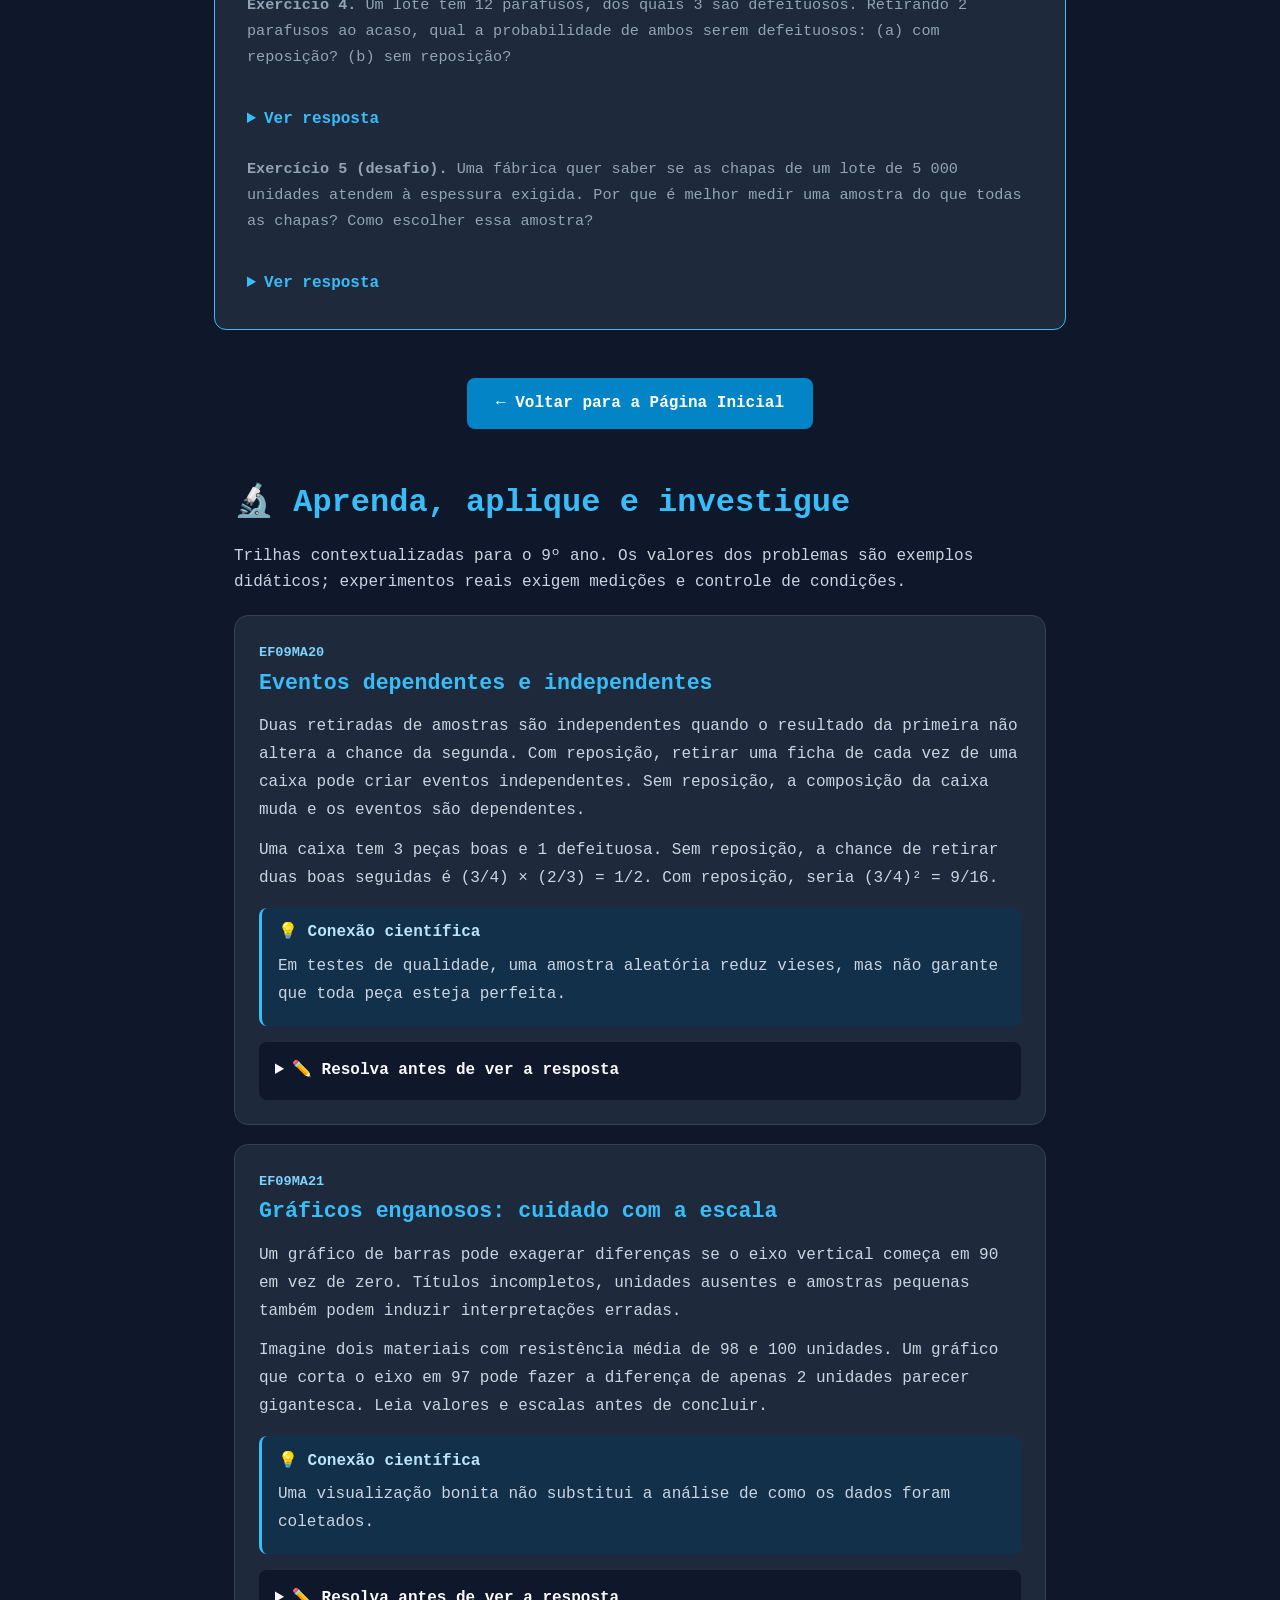
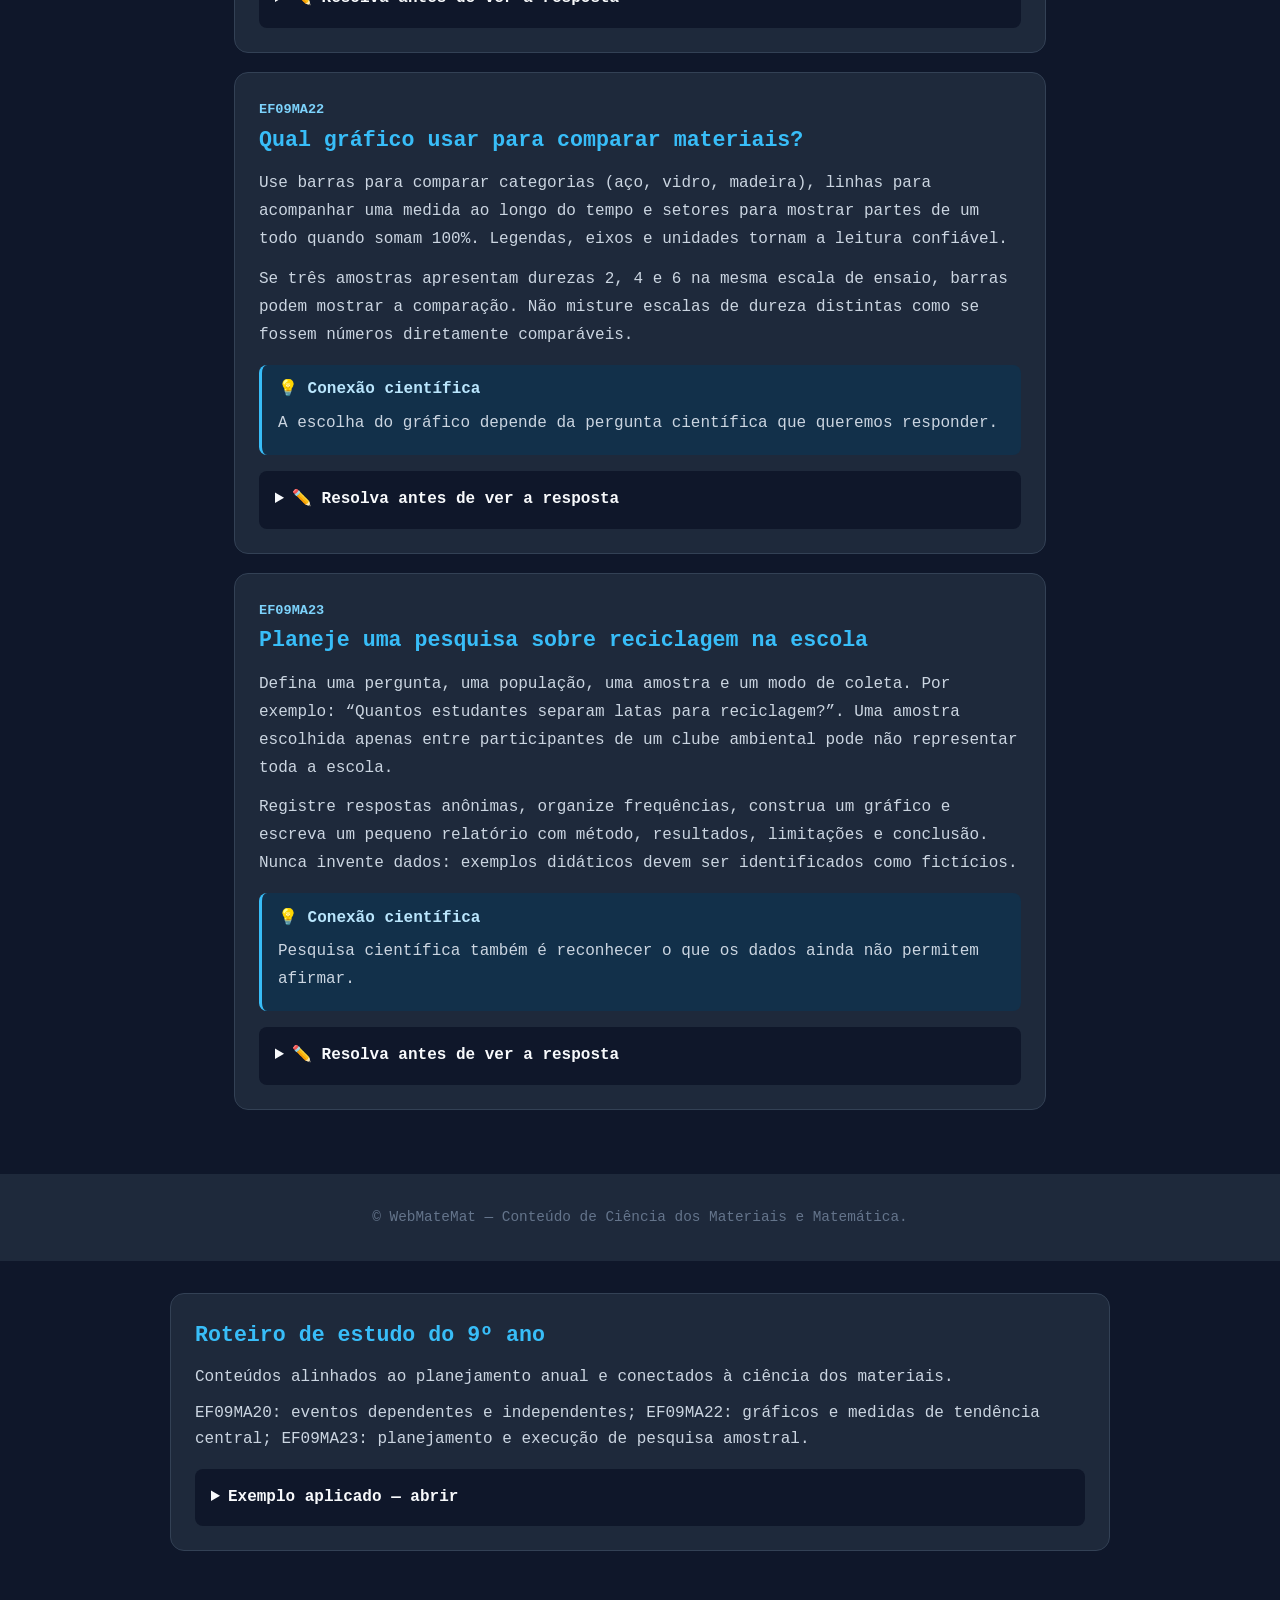
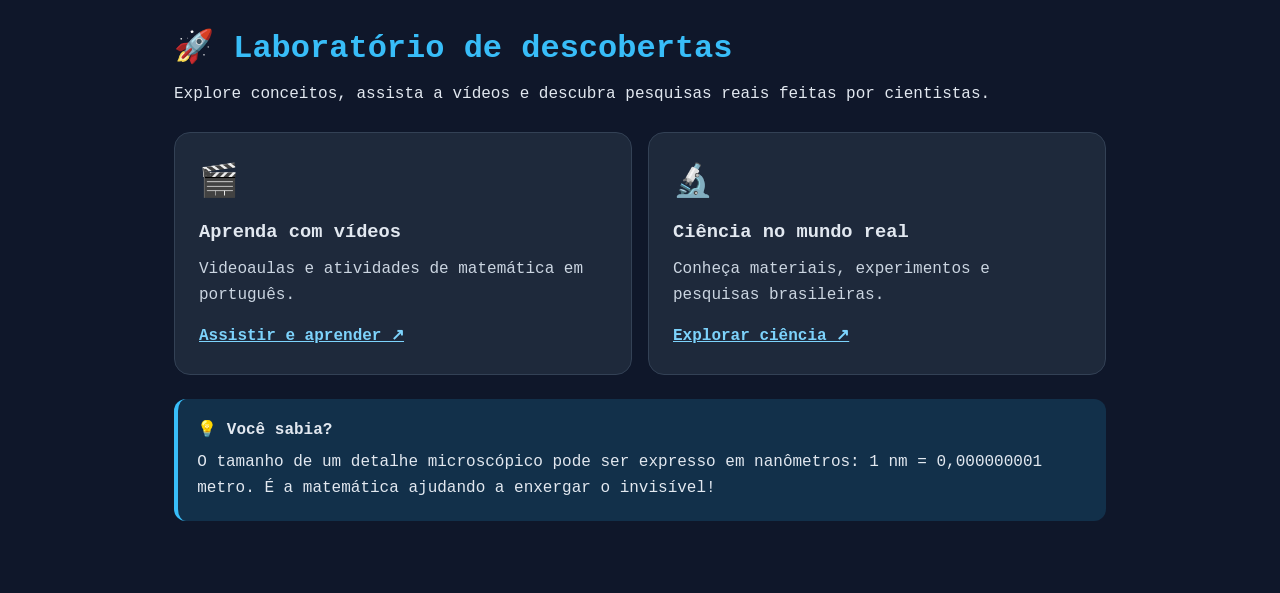
<file: probabilidade-estatistica.html>
<!DOCTYPE html>
<html lang="pt-BR">
<head>
  <meta charset="UTF-8">
  <meta name="viewport" content="width=device-width, initial-scale=1.0">
  <title>Probabilidade e Estatística nos Materiais | WebMateMat</title>
  <link rel="stylesheet" href="style.css">
  <style>
    /* Estilos extras desta página (tabelas, caixas de destaque e calculadora) */
    .tabela { width: 100%; border-collapse: collapse; margin: 1rem 0; color: #cbd5e1; font-size: 0.95rem; }
    .tabela th, .tabela td { border: 1px solid #334155; padding: 0.6rem 0.8rem; text-align: center; }
    .tabela th { background: #0f172a; color: #38bdf8; }
    .tabela-wrap { width: 100%; overflow-x: auto; }
    .formula { background: #0f172a; padding: 1rem; border-radius: 8px; font-family: 'Fira Code', monospace; width: 100%; color: #38bdf8; margin: 1rem 0; box-sizing: border-box; line-height: 1.7; }
    .lista { margin-left: 1.5rem; color: #cbd5e1; line-height: 1.8; }
    .texto { color: #cbd5e1; line-height: 1.7; }
    .calc input { width: 100%; padding: 0.7rem; border-radius: 8px; border: 1px solid #334155; background: #0f172a; color: #e2e8f0; font-size: 1rem; box-sizing: border-box; }
    .calc button { margin-top: 0.8rem; padding: 0.7rem 1.4rem; border: none; border-radius: 8px; background: #38bdf8; color: #0f172a; font-weight: 700; cursor: pointer; }
    .calc button:focus-visible, .calc input:focus-visible { outline: 3px solid #fbbf24; outline-offset: 2px; }
    .resultado { margin-top: 1rem; color: #e2e8f0; line-height: 1.8; }
    details { width: 100%; margin-top: 0.8rem; color: #cbd5e1; }
    summary { cursor: pointer; color: #38bdf8; font-weight: 600; }
    .barra { display: flex; align-items: center; gap: 0.6rem; margin: 0.35rem 0; color: #cbd5e1; font-size: 0.9rem; }
    .barra span.rotulo { width: 90px; text-align: right; flex-shrink: 0; }
    .barra span.preench { display: block; height: 22px; background: #38bdf8; border-radius: 4px; }
  </style>
</head>
<body>

  <!-- Barra de Navegação -->
  <header>
    <nav class="navbar">
      <div class="logo">🧬 WebMateMat</div>
      <ul class="nav-links">
        <li><a href="index.html">← Voltar ao Início</a></li>
        <li><a href="#tabelas">Tabelas</a></li>
        <li><a href="#graficos">Gráficos</a></li>
        <li><a href="#medidas">Medidas</a></li>
        <li><a href="#pesquisa">Pesquisa</a></li>
        <li><a href="#probabilidade">Probabilidade</a></li>
        <li><a href="#exercicios">Exercícios</a></li>
      </ul>
    </nav>
  </header>

  <!-- Cabeçalho do Artigo -->
  <section class="hero">
    <h1>📊 Probabilidade e Estatística nos Materiais</h1>
    <p>Nenhuma peça de aço é idêntica à outra. Como engenheiros testam, comparam e decidem se um material é confiável? Com dados, gráficos e probabilidade.</p>
  </section>

  <!-- Conteúdo Principal -->
  <main class="topics-section" style="text-align: left; max-width: 900px;">

    <!-- Bloco 1: Tabelas de dupla entrada -->
    <article id="tabelas" class="card" style="margin-bottom: 2rem; align-items: flex-start; text-align: left;">
      <span class="card-icon">🗂️</span>
      <h3>1. Lendo e Organizando Dados em Tabelas de Dupla Entrada</h3>
      <p class="texto" style="margin-bottom: 1rem;">Pesquisadores de materiais medem muitas propriedades de muitos materiais. Para não se perder, eles organizam tudo numa <strong>tabela de dupla entrada</strong>: as <em>linhas</em> trazem um tipo de informação (o material) e as <em>colunas</em> trazem outro (a propriedade medida).</p>

      <div class="tabela-wrap">
        <table class="tabela">
          <caption style="color:#94a3b8; margin-bottom:0.5rem;">Densidade e ponto de fusão de alguns metais</caption>
          <thead>
            <tr><th>Material</th><th>Densidade (g/cm³)</th><th>Ponto de fusão (°C)</th></tr>
          </thead>
          <tbody>
            <tr><td>Alumínio</td><td>2,70</td><td>660</td></tr>
            <tr><td>Cobre</td><td>8,96</td><td>1 085</td></tr>
            <tr><td>Ferro</td><td>7,87</td><td>1 538</td></tr>
            <tr><td>Chumbo</td><td>11,34</td><td>327</td></tr>
          </tbody>
        </table>
      </div>

      <p class="texto"><strong>Como ler:</strong> procure a linha do material e ande até a coluna da propriedade. O cobre (linha) e o ponto de fusão (coluna) se cruzam no valor 1 085 °C.</p>
      <p class="texto" style="margin-top: 0.5rem;"><strong>Pergunta para pensar:</strong> qual metal da tabela derrete na temperatura mais baixa? E qual é o mais leve (menos denso)?</p>
    </article>

    <!-- Bloco 2: Gráficos -->
    <article id="graficos" class="card" style="margin-bottom: 2rem; align-items: flex-start; text-align: left; border-color: #38bdf8;">
      <span class="card-icon">📈</span>
      <h3>2. Escolhendo o Gráfico Mais Adequado</h3>
      <p class="texto" style="margin-bottom: 1rem;">O mesmo conjunto de dados pode ser contado de jeitos diferentes. O segredo é escolher o gráfico que deixa a mensagem mais clara.</p>

      <ul class="lista">
        <li><strong>Colunas simples ou barras:</strong> comparar valores entre categorias. <em>Exemplo: comparar o ponto de fusão de vários metais.</em></li>
        <li><strong>Colunas agrupadas:</strong> comparar categorias em dois ou mais grupos ao mesmo tempo. <em>Exemplo: densidade e ponto de fusão de cada metal lado a lado (em escalas adequadas).</em></li>
        <li><strong>Setores (pizza):</strong> mostrar a parte de cada categoria em um total de 100%. <em>Exemplo: a composição de uma liga metálica.</em></li>
        <li><strong>Linhas:</strong> mostrar variação ao longo do tempo ou de outra grandeza contínua. <em>Exemplo: temperatura de uma barra de metal enquanto é aquecida.</em></li>
        <li><strong>Pictóricos:</strong> usam desenhos ou ícones (cada ícone representa uma quantidade). <em>Exemplo: 🔩 = 100 parafusos produzidos.</em></li>
      </ul>

      <h4 style="margin-top: 1.5rem; color: #38bdf8;">Exemplo 1 — Gráfico de barras: ponto de fusão (°C)</h4>
      <div style="width: 100%;" role="img" aria-label="Gráfico de barras: ferro 1538, cobre 1085, alumínio 660, chumbo 327 graus Celsius">
        <div class="barra"><span class="rotulo">Ferro</span><span class="preench" style="width: 100%;"></span><span>1 538</span></div>
        <div class="barra"><span class="rotulo">Cobre</span><span class="preench" style="width: 70.5%;"></span><span>1 085</span></div>
        <div class="barra"><span class="rotulo">Alumínio</span><span class="preench" style="width: 43%;"></span><span>660</span></div>
        <div class="barra"><span class="rotulo">Chumbo</span><span class="preench" style="width: 21.3%;"></span><span>327</span></div>
      </div>

      <h4 style="margin-top: 1.5rem; color: #38bdf8;">Exemplo 2 — Quando usar setores?</h4>
      <p class="texto">O <strong>latão</strong> é uma liga de aproximadamente 70% de cobre e 30% de zinco. Como as partes somam um todo (100%), o gráfico de setores é a melhor escolha: o cobre ocupa um pouco mais de dois terços do círculo.</p>

      <div class="formula">
        Para um gráfico de setores:<br>
        Ângulo do setor = (parte / total) × 360°<br>
        Cobre no latão: 0,70 × 360° = 252°<br>
        Zinco no latão: 0,30 × 360° = 108°
      </div>

      <p class="texto"><strong>Dica:</strong> setores só funcionam quando os valores formam um todo. Para comparar o ponto de fusão de metais, que não somam nada, use colunas ou barras.</p>
    </article>

    <!-- Bloco 3: Medidas de tendência central -->
    <article id="medidas" class="card" style="margin-bottom: 2rem; align-items: flex-start; text-align: left;">
      <span class="card-icon">🎯</span>
      <h3>3. Medidas de Tendência Central e Amplitude</h3>
      <p class="texto" style="margin-bottom: 1rem;">Ao testar uma peça, o engenheiro repete a medição várias vezes, porque cada corpo de prova dá um resultado um pouco diferente. Para resumir tudo em poucos números, usamos:</p>

      <ul class="lista">
        <li><strong>Média:</strong> soma de todos os valores dividida pela quantidade de valores.</li>
        <li><strong>Mediana:</strong> valor do meio quando os dados estão em ordem crescente. Se houver quantidade par de dados, é a média dos dois valores centrais.</li>
        <li><strong>Moda:</strong> valor que mais se repete.</li>
        <li><strong>Amplitude:</strong> maior valor − menor valor. Mostra o quanto os dados estão espalhados.</li>
      </ul>

      <h4 style="margin-top: 1.5rem; color: #38bdf8;">Exemplo: ensaio de tração em 5 corpos de prova de aço</h4>
      <p class="texto">A resistência (em MPa) que cada corpo de prova suportou antes de romper:</p>
      <div class="formula">
        Dados: 395 — 410 — 410 — 420 — 465<br><br>
        Média = (395 + 410 + 410 + 420 + 465) / 5 = 2100 / 5 = 420 MPa<br>
        Mediana = 410 MPa (valor central)<br>
        Moda = 410 MPa (aparece duas vezes)<br>
        Amplitude = 465 − 395 = 70 MPa
      </div>

      <p class="texto"><strong>Repare:</strong> a média (420) ficou acima da mediana (410) porque o valor 465 puxou a média para cima. Esse valor muito diferente dos outros é chamado de <em>valor atípico</em>. Para saber o que é "típico" da peça, a mediana costuma ser mais confiável nesses casos. A amplitude alta (70 MPa) alerta que o material tem pouca regularidade.</p>

      <!-- Calculadora interativa -->
      <div class="calc" style="width: 100%; margin-top: 1.5rem; padding: 1rem; border: 1px dashed #38bdf8; border-radius: 8px; box-sizing: border-box;">
        <h4 style="color: #38bdf8; margin-bottom: 0.5rem;">🧪 Teste com seus próprios dados</h4>
        <label for="dados" class="texto" style="display:block; margin-bottom:0.5rem;">Digite números separados por espaço ou ponto e vírgula (use ponto como separador decimal):</label>
        <input id="dados" type="text" value="395 410 410 420 465">
        <button type="button" onclick="calcular()">Calcular</button>
        <div id="resultado" class="resultado" aria-live="polite"></div>
      </div>

      <h4 style="margin-top: 1.5rem; color: #38bdf8;">Nas planilhas eletrônicas</h4>
      <p class="texto">Em Excel ou Google Planilhas, com os dados nas células A1 até A5:</p>
      <div class="formula">
        =MÉDIA(A1:A5)<br>
        =MED(A1:A5)<br>
        =MODO(A1:A5)<br>
        =MÁXIMO(A1:A5) - MÍNIMO(A1:A5)
      </div>
      <p class="texto">Depois, selecione os dados e use <em>Inserir → Gráfico</em> para testar qual tipo comunica melhor o resultado.</p>
    </article>

    <!-- Bloco 4: Pesquisa amostral -->
    <article id="pesquisa" class="card" style="margin-bottom: 2rem; align-items: flex-start; text-align: left; border-color: #38bdf8;">
      <span class="card-icon">🔬</span>
      <h3>4. Pesquisa Amostral: Testar Tudo Seria Impossível</h3>
      <p class="texto" style="margin-bottom: 1rem;">Imagine testar a resistência de cada viga de uma obra rompendo todas elas: não sobraria nenhuma! Por isso, estuda-se apenas uma parte, chamada <strong>amostra</strong>, e usa-se o resultado para entender o <strong>todo</strong>, a <strong>população</strong>.</p>

      <ul class="lista">
        <li><strong>População:</strong> o conjunto completo que se quer conhecer (todas as peças de um lote, todos os alunos da escola).</li>
        <li><strong>Amostra:</strong> a parte da população que é realmente estudada.</li>
        <li><strong>Amostra representativa:</strong> escolhida de modo aleatório (sorteio) e em quantidade suficiente, para não favorecer nenhum grupo.</li>
      </ul>

      <h4 style="margin-top: 1.5rem; color: #38bdf8;">Passo a passo de uma pesquisa</h4>
      <ol class="lista">
        <li><strong>Defina o tema e a pergunta.</strong> Ex.: "Qual material de garrafa é mais usado pelos alunos da escola: plástico, vidro ou alumínio?"</li>
        <li><strong>Escolha a população e a amostra.</strong> Ex.: sortear 40 alunos de todas as turmas do 9º ano ao 1º ano do ensino médio.</li>
        <li><strong>Colete os dados</strong> com um questionário simples e registre numa planilha.</li>
        <li><strong>Organize os dados</strong> em tabela de frequência.</li>
        <li><strong>Calcule</strong> as medidas de tendência central e a amplitude, quando os dados forem numéricos.</li>
        <li><strong>Construa os gráficos</strong> mais adequados.</li>
        <li><strong>Escreva o relatório</strong> com título, objetivo, método, tabelas, gráficos e conclusão.</li>
      </ol>

      <h4 style="margin-top: 1.5rem; color: #38bdf8;">Atenção ao viés</h4>
      <p class="texto">Se você pesquisar apenas os colegas da sua mesa, a amostra não representa a escola inteira. Uma amostra mal escolhida leva a conclusões erradas, mesmo com contas perfeitas.</p>

      <h4 style="margin-top: 1.5rem; color: #38bdf8;">Modelo de relatório</h4>
      <div class="formula">
        Título: Materiais das garrafas usadas na escola<br>
        Objetivo: descobrir qual material é mais comum<br>
        Amostra: 40 alunos sorteados<br>
        Resultado: plástico 26 · alumínio 10 · vidro 4<br>
        Conclusão: 26/40 = 65% usam garrafa de plástico
      </div>
    </article>

    <!-- Bloco 5: Probabilidade -->
    <article id="probabilidade" class="card" style="margin-bottom: 2rem; align-items: flex-start; text-align: left;">
      <span class="card-icon">🎲</span>
      <h3>5. Probabilidade: Eventos Dependentes e Independentes</h3>
      <p class="texto" style="margin-bottom: 1rem;">Em uma fábrica, nem toda peça sai perfeita. A probabilidade ajuda a calcular o risco de defeitos e a planejar o controle de qualidade.</p>

      <div class="formula">
        Probabilidade de um evento:<br>
        P = casos favoráveis / casos possíveis<br>
        (valor entre 0 e 1, ou entre 0% e 100%)
      </div>

      <h4 style="margin-top: 1rem; color: #38bdf8;">Eventos independentes</h4>
      <p class="texto">Dois eventos são <strong>independentes</strong> quando o resultado de um <em>não muda</em> a chance do outro. Para calcular a chance de os dois acontecerem, <strong>multiplicamos</strong> as probabilidades.</p>

      <div class="formula">
        P(A e B) = P(A) × P(B)
      </div>

      <p class="texto"><strong>Exemplo 1:</strong> duas máquinas, em salas separadas, produzem chapas. A máquina 1 falha em 10% dos dias e a máquina 2 em 20%. Elas não interferem uma na outra. Qual a chance de as duas falharem no mesmo dia?</p>
      <div class="formula">
        P = 0,10 × 0,20 = 0,02 = 2%
      </div>

      <p class="texto"><strong>Exemplo 2 — com reposição:</strong> uma caixa tem 10 peças, sendo 2 defeituosas. Você retira uma peça, anota e <em>devolve</em> para a caixa. Depois retira outra. Chance de as duas serem defeituosas:</p>
      <div class="formula">
        P = 2/10 × 2/10 = 4/100 = 4%
      </div>

      <h4 style="margin-top: 1.5rem; color: #38bdf8;">Eventos dependentes</h4>
      <p class="texto">Dois eventos são <strong>dependentes</strong> quando o primeiro <em>muda</em> a chance do segundo. Calculamos a probabilidade do segundo evento já considerando o que aconteceu no primeiro.</p>

      <div class="formula">
        P(A e B) = P(A) × P(B depois de A)
      </div>

      <p class="texto"><strong>Exemplo 3 — sem reposição:</strong> mesma caixa de 10 peças com 2 defeituosas, mas agora você <em>não devolve</em> a peça retirada. Chance de as duas serem defeituosas:</p>
      <div class="formula">
        1ª peça defeituosa: 2/10<br>
        Sobram 9 peças, com 1 defeituosa: 1/9<br>
        P = 2/10 × 1/9 = 2/90 = 1/45 ≈ 2,2%
      </div>

      <p class="texto"><strong>Compare:</strong> com reposição a chance é 4%; sem reposição cai para cerca de 2,2%. Ao tirar uma peça defeituosa sem devolver, sobram menos defeituosas na caixa, e é isso que torna os eventos dependentes.</p>

      <h4 style="margin-top: 1.5rem; color: #38bdf8;">Como saber qual é qual?</h4>
      <p class="texto">Pergunte: <em>"O que aconteceu antes mudou o número de casos favoráveis ou possíveis?"</em> Se sim, são dependentes. Se não, são independentes.</p>
    </article>

    <!-- Bloco 6: Resumo -->
    <div style="display: grid; grid-template-columns: repeat(auto-fit, minmax(260px, 1fr)); gap: 1.5rem; width: 100%; margin-bottom: 2rem;">
      <article class="card" style="align-items: flex-start; text-align: left;">
        <span class="card-icon">📋</span>
        <h3>Resumo de Estatística</h3>
        <p class="texto">Organize em tabelas, escolha o gráfico certo, resuma com média, mediana, moda e amplitude, e pesquise com amostras bem escolhidas.</p>
      </article>
      <article class="card" style="align-items: flex-start; text-align: left;">
        <span class="card-icon">🧮</span>
        <h3>Resumo de Probabilidade</h3>
        <p class="texto">Independentes: multiplique as chances. Dependentes: multiplique, mas ajuste a segunda chance conforme o que já aconteceu.</p>
      </article>
    </div>

    <!-- Bloco 7: Exercícios -->
    <article id="exercicios" class="card" style="margin-bottom: 2rem; align-items: flex-start; text-align: left; border-color: #38bdf8;">
      <span class="card-icon">✏️</span>
      <h3>6. Hora de Praticar</h3>

      <p class="texto"><strong>Exercício 1.</strong> Seis corpos de prova de alumínio foram testados e suportaram (em MPa): 90, 95, 95, 100, 105 e 115. Calcule a média, a mediana, a moda e a amplitude.</p>
      <details>
        <summary>Ver resposta</summary>
        <p class="texto">Média = 600 / 6 = <strong>100 MPa</strong>. Mediana = (95 + 100) / 2 = <strong>97,5 MPa</strong>. Moda = <strong>95 MPa</strong>. Amplitude = 115 − 90 = <strong>25 MPa</strong>.</p>
      </details>

      <p class="texto" style="margin-top: 1.5rem;"><strong>Exercício 2.</strong> O bronze é formado por cerca de 88% de cobre e 12% de estanho. Qual é o ângulo de cada setor em um gráfico de setores? (Arredonde para o inteiro mais próximo.)</p>
      <details>
        <summary>Ver resposta</summary>
        <p class="texto">Cobre: 0,88 × 360° = 316,8° ≈ <strong>317°</strong>. Estanho: 0,12 × 360° = 43,2° ≈ <strong>43°</strong>.</p>
      </details>

      <p class="texto" style="margin-top: 1.5rem;"><strong>Exercício 3.</strong> Qual gráfico é mais adequado em cada caso?<br>
        a) Temperatura de uma barra de ferro a cada minuto de aquecimento.<br>
        b) Porcentagem de cada material (aço, alumínio, plástico, vidro) na fabricação de um carro.<br>
        c) Comparar a densidade de cinco metais diferentes.</p>
      <details>
        <summary>Ver resposta</summary>
        <p class="texto">a) <strong>Linhas</strong> (variação ao longo do tempo). b) <strong>Setores</strong> (partes de um todo de 100%). c) <strong>Colunas ou barras</strong> (comparação entre categorias).</p>
      </details>

      <p class="texto" style="margin-top: 1.5rem;"><strong>Exercício 4.</strong> Um lote tem 12 parafusos, dos quais 3 são defeituosos. Retirando 2 parafusos ao acaso, qual a probabilidade de ambos serem defeituosos: (a) com reposição? (b) sem reposição?</p>
      <details>
        <summary>Ver resposta</summary>
        <p class="texto">a) 3/12 × 3/12 = 9/144 = 1/16 = <strong>6,25%</strong> (independentes).<br>
        b) 3/12 × 2/11 = 6/132 = 1/22 ≈ <strong>4,5%</strong> (dependentes).</p>
      </details>

      <p class="texto" style="margin-top: 1.5rem;"><strong>Exercício 5 (desafio).</strong> Uma fábrica quer saber se as chapas de um lote de 5 000 unidades atendem à espessura exigida. Por que é melhor medir uma amostra do que todas as chapas? Como escolher essa amostra?</p>
      <details>
        <summary>Ver resposta</summary>
        <p class="texto">Medir todas as chapas seria demorado e caro (e, em testes destrutivos, inviável). A amostra deve ser escolhida por <strong>sorteio</strong>, de várias partes do lote, e ser grande o bastante para representar a população, evitando viés.</p>
      </details>
    </article>

    <!-- Botão de retorno ao final -->
    <div style="text-align: center; margin-top: 3rem;">
      <a href="index.html" class="btn">← Voltar para a Página Inicial</a>
    </div>

  <section class="ampliacao-bncc" aria-label="Aprofundamento e atividades da BNCC"><h2>🔬 Aprenda, aplique e investigue</h2><p class="intro-note">Trilhas contextualizadas para o 9º ano. Os valores dos problemas são exemplos didáticos; experimentos reais exigem medições e controle de condições.</p><div class="bncc-module-grid"><article class="lesson bncc-module"><span class="code">EF09MA20</span><h2>Eventos dependentes e independentes</h2><p>Duas retiradas de amostras são independentes quando o resultado da primeira não altera a chance da segunda. Com reposição, retirar uma ficha de cada vez de uma caixa pode criar eventos independentes. Sem reposição, a composição da caixa muda e os eventos são dependentes.</p><p>Uma caixa tem 3 peças boas e 1 defeituosa. Sem reposição, a chance de retirar duas boas seguidas é (3/4) × (2/3) = 1/2. Com reposição, seria (3/4)² = 9/16.</p><aside class="science-note"><strong>💡 Conexão científica</strong><p>Em testes de qualidade, uma amostra aleatória reduz vieses, mas não garante que toda peça esteja perfeita.</p></aside><details><summary>✏️ Resolva antes de ver a resposta</summary><p><strong>Desafio:</strong> Uma caixa tem 2 peças vermelhas e 2 azuis. Sem reposição, qual a chance de retirar duas vermelhas seguidas?</p><p class="answer"><strong>Resolução:</strong> (2/4) × (1/3) = 1/6.</p></details></article><article class="lesson bncc-module"><span class="code">EF09MA21</span><h2>Gráficos enganosos: cuidado com a escala</h2><p>Um gráfico de barras pode exagerar diferenças se o eixo vertical começa em 90 em vez de zero. Títulos incompletos, unidades ausentes e amostras pequenas também podem induzir interpretações erradas.</p><p>Imagine dois materiais com resistência média de 98 e 100 unidades. Um gráfico que corta o eixo em 97 pode fazer a diferença de apenas 2 unidades parecer gigantesca. Leia valores e escalas antes de concluir.</p><aside class="science-note"><strong>💡 Conexão científica</strong><p>Uma visualização bonita não substitui a análise de como os dados foram coletados.</p></aside><details><summary>✏️ Resolva antes de ver a resposta</summary><p><strong>Desafio:</strong> Dois dados são 40 e 44. Qual o aumento percentual, tomando 40 como base?</p><p class="answer"><strong>Resolução:</strong> (44 − 40)/40 = 0,10 = 10%. O desenho do gráfico não altera essa conta.</p></details></article><article class="lesson bncc-module"><span class="code">EF09MA22</span><h2>Qual gráfico usar para comparar materiais?</h2><p>Use barras para comparar categorias (aço, vidro, madeira), linhas para acompanhar uma medida ao longo do tempo e setores para mostrar partes de um todo quando somam 100%. Legendas, eixos e unidades tornam a leitura confiável.</p><p>Se três amostras apresentam durezas 2, 4 e 6 na mesma escala de ensaio, barras podem mostrar a comparação. Não misture escalas de dureza distintas como se fossem números diretamente comparáveis.</p><aside class="science-note"><strong>💡 Conexão científica</strong><p>A escolha do gráfico depende da pergunta científica que queremos responder.</p></aside><details><summary>✏️ Resolva antes de ver a resposta</summary><p><strong>Desafio:</strong> Qual gráfico é melhor para acompanhar a temperatura de uma amostra a cada minuto?</p><p class="answer"><strong>Resolução:</strong> Gráfico de linhas, porque evidencia a evolução temporal.</p></details></article><article class="lesson bncc-module"><span class="code">EF09MA23</span><h2>Planeje uma pesquisa sobre reciclagem na escola</h2><p>Defina uma pergunta, uma população, uma amostra e um modo de coleta. Por exemplo: “Quantos estudantes separam latas para reciclagem?”. Uma amostra escolhida apenas entre participantes de um clube ambiental pode não representar toda a escola.</p><p>Registre respostas anônimas, organize frequências, construa um gráfico e escreva um pequeno relatório com método, resultados, limitações e conclusão. Nunca invente dados: exemplos didáticos devem ser identificados como fictícios.</p><aside class="science-note"><strong>💡 Conexão científica</strong><p>Pesquisa científica também é reconhecer o que os dados ainda não permitem afirmar.</p></aside><details><summary>✏️ Resolva antes de ver a resposta</summary><p><strong>Desafio:</strong> Se 18 de 30 estudantes entrevistados disseram reciclar, qual porcentagem da amostra representa?</p><p class="answer"><strong>Resolução:</strong> 18/30 = 0,6 = 60%. Isso descreve a amostra; para generalizar à escola, é preciso avaliar como ela foi escolhida.</p></details></article></div></section>
</main>

  <!-- Rodapé -->
  <footer>
    <p>&copy; WebMateMat — Conteúdo de Ciência dos Materiais e Matemática.</p>
  </footer>

  <script>
    function calcular() {
      var saida = document.getElementById('resultado');
      var texto = document.getElementById('dados').value;
      var valores = texto.split(/[\s;]+/)
        .filter(function (v) { return v !== ''; })
        .map(Number);

      if (valores.length === 0 || valores.some(isNaN)) {
        saida.textContent = 'Digite apenas números, separados por espaço ou ponto e vírgula.';
        return;
      }

      var ordenado = valores.slice().sort(function (a, b) { return a - b; });
      var n = ordenado.length;
      var soma = ordenado.reduce(function (a, b) { return a + b; }, 0);
      var media = soma / n;
      var mediana = n % 2 === 1
        ? ordenado[(n - 1) / 2]
        : (ordenado[n / 2 - 1] + ordenado[n / 2]) / 2;

      var freq = {};
      var maior = 0;
      ordenado.forEach(function (v) {
        freq[v] = (freq[v] || 0) + 1;
        if (freq[v] > maior) maior = freq[v];
      });
      var modas = Object.keys(freq).filter(function (k) { return freq[k] === maior; });
      var textoModa = maior === 1 ? 'não há moda (nenhum valor se repete)' : modas.join(', ');

      var amplitude = ordenado[n - 1] - ordenado[0];
      var fmt = function (x) { return String(Math.round(x * 100) / 100).replace('.', ','); };

      saida.innerHTML =
        'Ordem crescente: ' + ordenado.map(fmt).join(' — ') + '<br>' +
        '<strong>Média:</strong> ' + fmt(media) + '<br>' +
        '<strong>Mediana:</strong> ' + fmt(mediana) + '<br>' +
        '<strong>Moda:</strong> ' + textoModa.replace(/\./g, ',') + '<br>' +
        '<strong>Amplitude:</strong> ' + fmt(amplitude);
    }
    calcular();
  </script>

<section class="lesson-layout" aria-label="Roteiro curricular"><article class="lesson"><h2>Roteiro de estudo do 9º ano</h2><p>Conteúdos alinhados ao planejamento anual e conectados à ciência dos materiais.</p><p>EF09MA20: eventos dependentes e independentes; EF09MA22: gráficos e medidas de tendência central; EF09MA23: planejamento e execução de pesquisa amostral.</p><details><summary>Exemplo aplicado — abrir</summary><p>Ao medir três amostras com valores 5, 7 e 9, a média é (5 + 7 + 9)/3 = 7.</p></details></article></section>
<section class="extras" aria-label="Explore mais"><h2>🚀 Laboratório de descobertas</h2><p>Explore conceitos, assista a vídeos e descubra pesquisas reais feitas por cientistas.</p><div class="extras-grid"><article class="extra-card"><span>🎬</span><h3>Aprenda com vídeos</h3><p>Videoaulas e atividades de matemática em português.</p><a href="https://pt.khanacademy.org/math/pt-9-ano" target="_blank" rel="noopener noreferrer">Assistir e aprender ↗</a></article><article class="extra-card"><span>🔬</span><h3>Ciência no mundo real</h3><p>Conheça materiais, experimentos e pesquisas brasileiras.</p><a href="https://www.cine.org.br/pb/materias-na-midia/" target="_blank" rel="noopener noreferrer">Explorar ciência ↗</a></article></div><div class="curiosity"><strong>💡 Você sabia?</strong><p>O tamanho de um detalhe microscópico pode ser expresso em nanômetros: 1 nm = 0,000000001 metro. É a matemática ajudando a enxergar o invisível!</p></div></section>
</body>
</html>
</file>
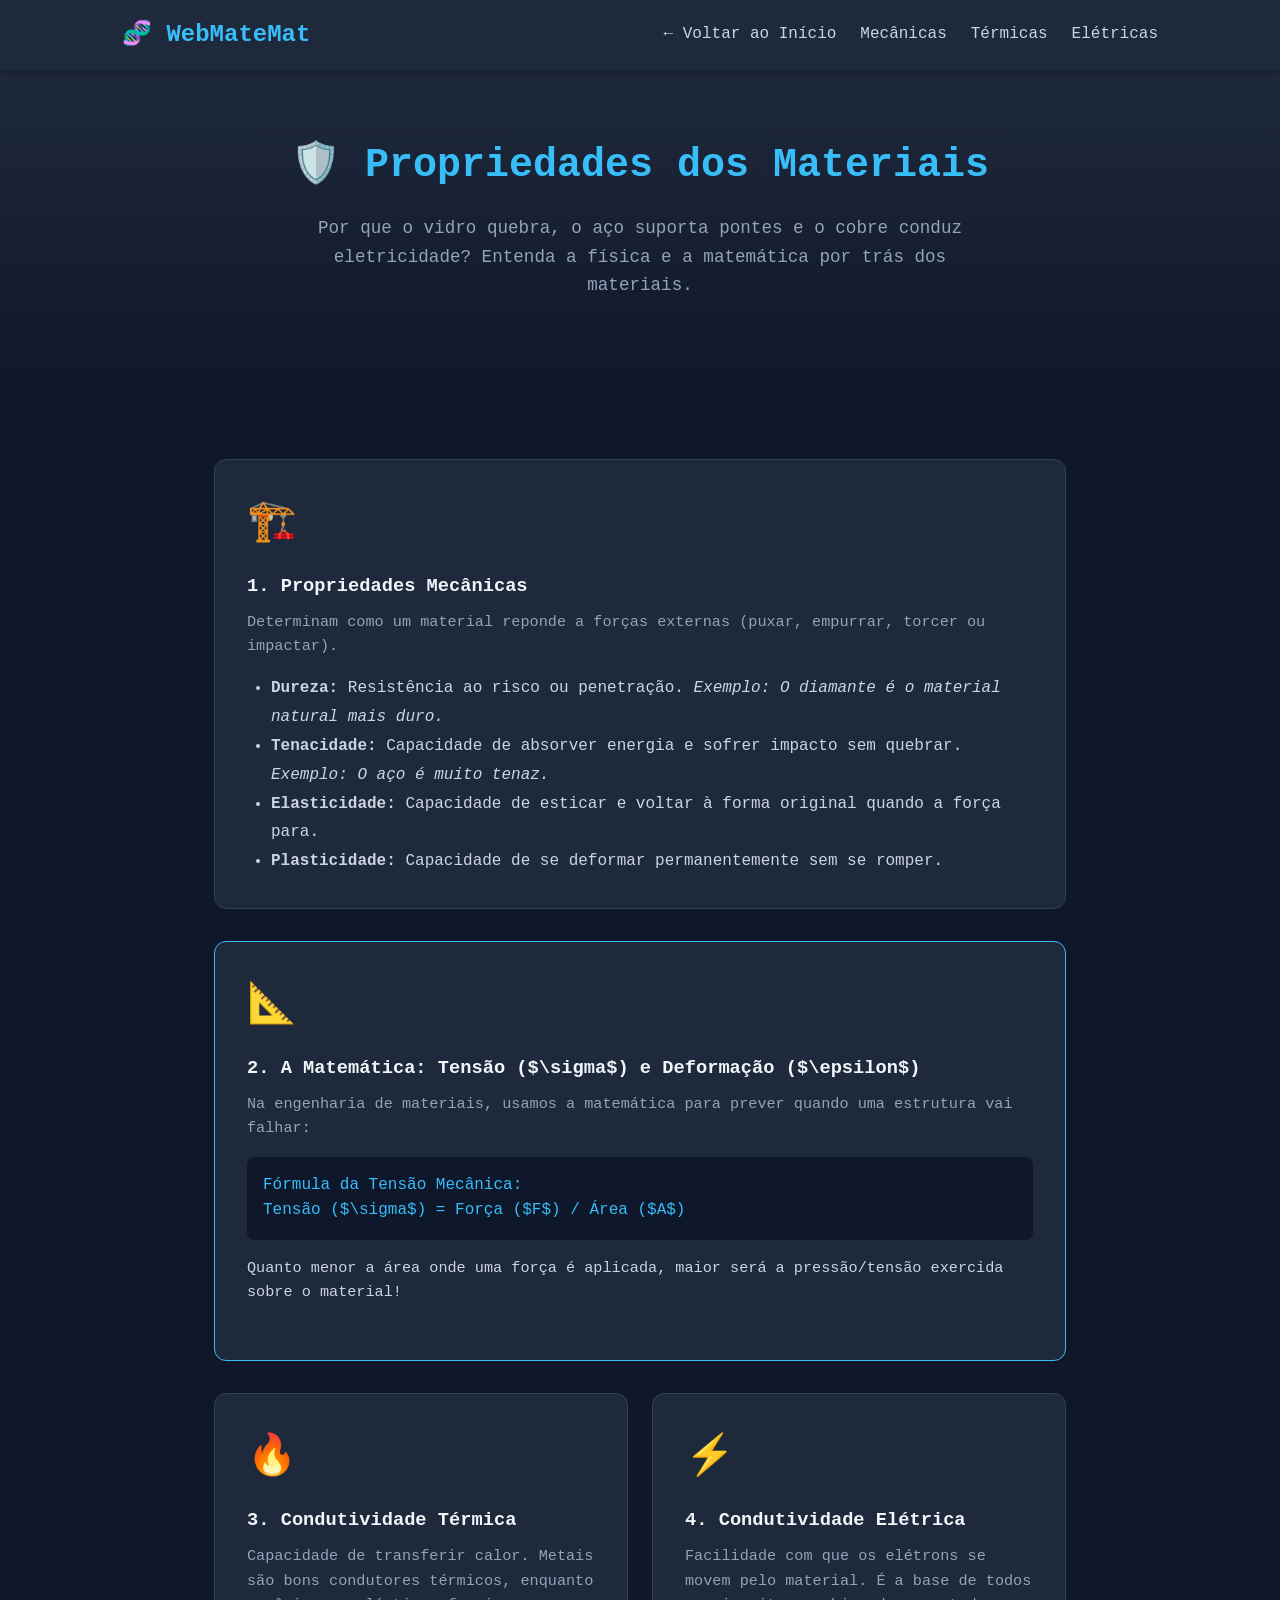
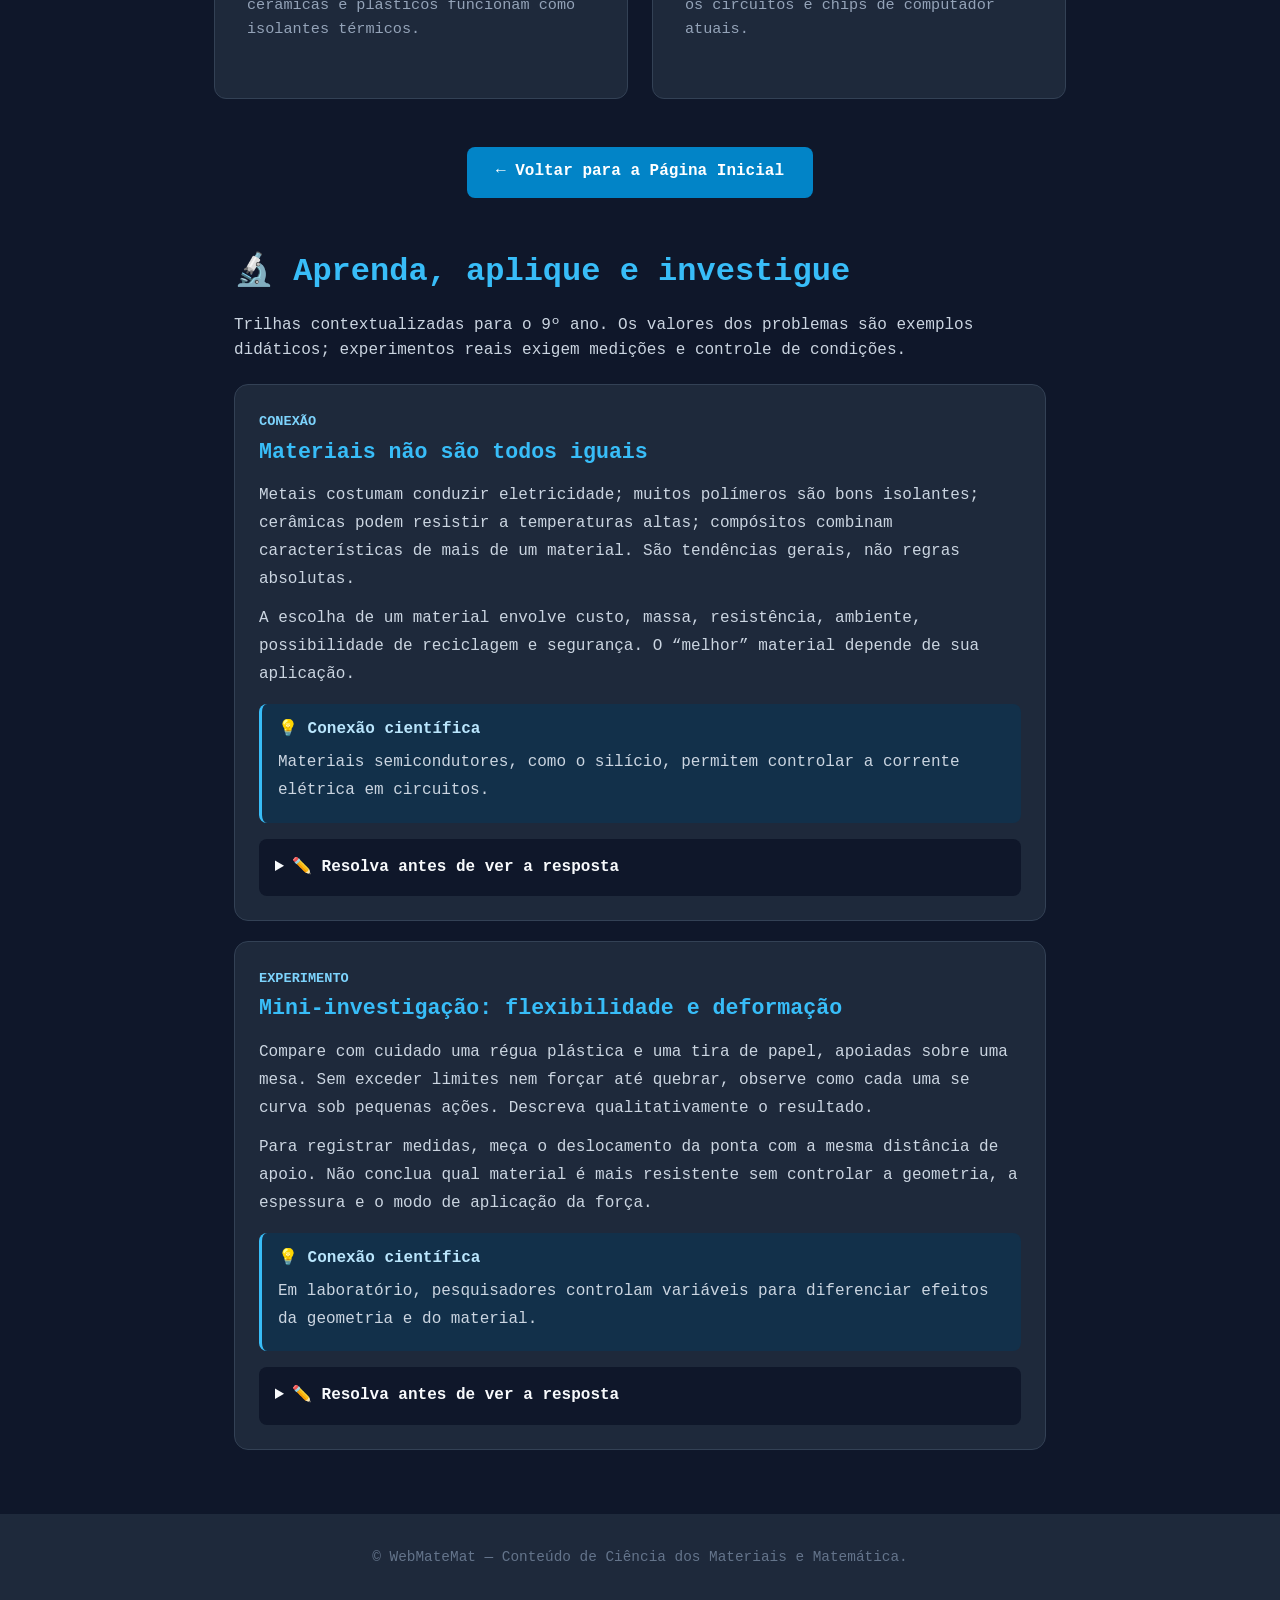
<file: propriedades-dos-materiais.html>
<!DOCTYPE html>
<html lang="pt-BR">
<head>
  <meta charset="UTF-8">
  <meta name="viewport" content="width=device-width, initial-scale=1.0">
  <title>Propriedades dos Materiais | WebMateMat</title>
  <link rel="stylesheet" href="style.css">
</head>
<body>

  <!-- Barra de Navegação -->
  <header>
    <nav class="navbar">
      <div class="logo">🧬 WebMateMat</div>
      <ul class="nav-links">
        <li><a href="index.html">← Voltar ao Início</a></li>
        <li><a href="#mecanicas">Mecânicas</a></li>
        <li><a href="#termicas">Térmicas</a></li>
        <li><a href="#eletricas">Elétricas</a></li>
      </ul>
    </nav>
  </header>

  <!-- Cabeçalho do Artigo -->
  <section class="hero">
    <h1>🛡️ Propriedades dos Materiais</h1>
    <p>Por que o vidro quebra, o aço suporta pontes e o cobre conduz eletricidade? Entenda a física e a matemática por trás dos materiais.</p>
  </section>

  <!-- Conteúdo Principal -->
  <main class="topics-section" style="text-align: left; max-width: 900px;">
    
    <!-- Bloco 1: Propriedades Mecânicas -->
    <article id="mecanicas" class="card" style="margin-bottom: 2rem; align-items: flex-start; text-align: left;">
      <span class="card-icon">🏗️</span>
      <h3>1. Propriedades Mecânicas</h3>
      <p style="margin-bottom: 1rem;">Determinam como um material reponde a forças externas (puxar, empurrar, torcer ou impactar).</p>
      
      <ul style="margin-left: 1.5rem; color: #cbd5e1; line-height: 1.8;">
        <li><strong>Dureza:</strong> Resistência ao risco ou penetração. <em>Exemplo: O diamante é o material natural mais duro.</em></li>
        <li><strong>Tenacidade:</strong> Capacidade de absorver energia e sofrer impacto sem quebrar. <em>Exemplo: O aço é muito tenaz.</em></li>
        <li><strong>Elasticidade:</strong> Capacidade de esticar e voltar à forma original quando a força para.</li>
        <li><strong>Plasticidade:</strong> Capacidade de se deformar permanentemente sem se romper.</li>
      </ul>
    </article>

    <!-- Bloco 2: A Matemática do Estresse e Deformação -->
    <article class="card" style="margin-bottom: 2rem; align-items: flex-start; text-align: left; border-color: #38bdf8;">
      <span class="card-icon">📐</span>
      <h3>2. A Matemática: Tensão ($\sigma$) e Deformação ($\epsilon$)</h3>
      <p style="margin-bottom: 1rem;">Na engenharia de materiais, usamos a matemática para prever quando uma estrutura vai falhar:</p>

      <div style="background: #0f172a; padding: 1rem; border-radius: 8px; font-family: 'Fira Code', monospace; width: 100%; color: #38bdf8; margin-bottom: 1rem;">
        Fórmula da Tensão Mecânica:<br>
        Tensão ($\sigma$) = Força ($F$) / Área ($A$)
      </div>

      <p style="color: #cbd5e1;">Quanto menor a área onde uma força é aplicada, maior será a pressão/tensão exercida sobre o material!</p>
    </article>

    <!-- Bloco 3: Propriedades Térmicas e Elétricas -->
    <div style="display: grid; grid-template-columns: repeat(auto-fit, minmax(280px, 1fr)); gap: 1.5rem; width: 100%;">
      
      <article id="termicas" class="card" style="align-items: flex-start; text-align: left;">
        <span class="card-icon">🔥</span>
        <h3>3. Condutividade Térmica</h3>
        <p>Capacidade de transferir calor. Metais são bons condutores térmicos, enquanto cerâmicas e plásticos funcionam como isolantes térmicos.</p>
      </article>

      <article id="eletricas" class="card" style="align-items: flex-start; text-align: left;">
        <span class="card-icon">⚡</span>
        <h3>4. Condutividade Elétrica</h3>
        <p>Facilidade com que os elétrons se movem pelo material. É a base de todos os circuitos e chips de computador atuais.</p>
      </article>

    </div>

    <!-- Botão de retorno ao final -->
    <div style="text-align: center; margin-top: 3rem;">
      <a href="index.html" class="btn">← Voltar para a Página Inicial</a>
    </div>

  <section class="ampliacao-bncc" aria-label="Aprofundamento e atividades da BNCC"><h2>🔬 Aprenda, aplique e investigue</h2><p class="intro-note">Trilhas contextualizadas para o 9º ano. Os valores dos problemas são exemplos didáticos; experimentos reais exigem medições e controle de condições.</p><div class="bncc-module-grid"><article class="lesson bncc-module"><span class="code">CONEXÃO</span><h2>Materiais não são todos iguais</h2><p>Metais costumam conduzir eletricidade; muitos polímeros são bons isolantes; cerâmicas podem resistir a temperaturas altas; compósitos combinam características de mais de um material. São tendências gerais, não regras absolutas.</p><p>A escolha de um material envolve custo, massa, resistência, ambiente, possibilidade de reciclagem e segurança. O “melhor” material depende de sua aplicação.</p><aside class="science-note"><strong>💡 Conexão científica</strong><p>Materiais semicondutores, como o silício, permitem controlar a corrente elétrica em circuitos.</p></aside><details><summary>✏️ Resolva antes de ver a resposta</summary><p><strong>Desafio:</strong> Para uma garrafa reutilizável, que propriedades você compararia entre vidro, aço e plástico?</p><p class="answer"><strong>Resolução:</strong> Massa, resistência a impacto, higiene, isolamento térmico, custo, durabilidade e reciclagem.</p></details></article><article class="lesson bncc-module"><span class="code">EXPERIMENTO</span><h2>Mini-investigação: flexibilidade e deformação</h2><p>Compare com cuidado uma régua plástica e uma tira de papel, apoiadas sobre uma mesa. Sem exceder limites nem forçar até quebrar, observe como cada uma se curva sob pequenas ações. Descreva qualitativamente o resultado.</p><p>Para registrar medidas, meça o deslocamento da ponta com a mesma distância de apoio. Não conclua qual material é mais resistente sem controlar a geometria, a espessura e o modo de aplicação da força.</p><aside class="science-note"><strong>💡 Conexão científica</strong><p>Em laboratório, pesquisadores controlam variáveis para diferenciar efeitos da geometria e do material.</p></aside><details><summary>✏️ Resolva antes de ver a resposta</summary><p><strong>Desafio:</strong> Por que duas réguas do mesmo material podem se curvar de modo diferente?</p><p class="answer"><strong>Resolução:</strong> Porque a espessura, o comprimento, o formato e as condições do ensaio também influenciam a deformação.</p></details></article></div></section>
</main>

  <!-- Rodapé -->
  <footer>
    <p>&copy; WebMateMat — Conteúdo de Ciência dos Materiais e Matemática.</p>
  </footer>

</body>
</html>
</file>
<file: style.css>
/* Estilos Gerais */
* {
  margin: 0;
  padding: 0;
  box-sizing: border-box;
  font-family: 'Fira Code', 'Courier New', Courier, monospace;
}

body {
  background-color: #0f172a;
  color: #f8fafc;
  line-height: 1.6;
}

/* Barra de Navegação */
header {
  background: #1e293b;
  position: sticky;
  top: 0;
  z-index: 100;
  box-shadow: 0 2px 10px rgba(0,0,0,0.3);
}

.navbar {
  display: flex;
  justify-content: space-between;
  align-items: center;
  max-width: 1100px;
  margin: 0 auto;
  padding: 1rem 2rem;
}

.logo {
  font-size: 1.5rem;
  font-weight: bold;
  color: #38bdf8;
}

.nav-links {
  list-style: none;
  display: flex;
  gap: 1.5rem;
}

.nav-links a {
  color: #cbd5e1;
  text-decoration: none;
  font-weight: 500;
  transition: color 0.3s;
}

.nav-links a:hover {
  color: #38bdf8;
}

/* Seção Hero */
.hero {
  text-align: center;
  padding: 5rem 1rem;
  background: linear-gradient(180deg, #1e293b 0%, #0f172a 100%);
}

.hero h1 {
  font-size: 2.5rem;
  margin-bottom: 1rem;
  color: #38bdf8;
}

.hero p {
  font-size: 1.1rem;
  color: #94a3b8;
  max-width: 650px;
  margin: 0 auto 2rem;
}

.btn {
  display: inline-block;
  background-color: #0284c7;
  color: #fff;
  padding: 0.8rem 1.8rem;
  border-radius: 8px;
  text-decoration: none;
  font-weight: bold;
  transition: background 0.3s;
}

.btn:hover {
  background-color: #0369a1;
}

/* Seção de Módulos / Blocos */
.topics-section {
  max-width: 1100px;
  margin: 4rem auto;
  padding: 0 1.5rem;
  text-align: center;
}

.topics-section h2 {
  font-size: 2rem;
  color: #f1f5f9;
}

.section-subtitle {
  color: #94a3b8;
  margin-bottom: 2.5rem;
}

.card-grid {
  display: grid;
  grid-template-columns: repeat(auto-fit, minmax(280px, 1fr));
  gap: 1.5rem;
}

.card-link {
  text-decoration: none;
  color: inherit;
  display: block;
}

.card {
  background: #1e293b;
  padding: 2rem;
  border-radius: 12px;
  border: 1px solid #334155;
  height: 100%;
  display: flex;
  flex-direction: column;
  justify-content: space-between;
  align-items: center;
  text-align: center;
  transition: transform 0.3s, border-color 0.3s, box-shadow 0.3s;
}

.card:hover {
  transform: translateY(-6px);
  border-color: #38bdf8;
  box-shadow: 0 10px 20px rgba(56, 189, 248, 0.1);
}

.card-icon {
  font-size: 2.5rem;
  margin-bottom: 1rem;
}

.card h3 {
  margin-bottom: 0.5rem;
  color: #f1f5f9;
}

.card p {
  color: #94a3b8;
  font-size: 0.95rem;
  margin-bottom: 1.5rem;
}

.card-btn {
  font-size: 0.9rem;
  font-weight: bold;
  color: #38bdf8;
}

/* Seção do Desafio */
.quiz-section {
  max-width: 650px;
  margin: 4rem auto;
  padding: 0 1.5rem;
  text-align: center;
}

.quiz-section h2 {
  color: #38bdf8;
  margin-bottom: 1.5rem;
}

.quiz-box {
  background: #1e293b;
  padding: 2rem;
  border-radius: 12px;
  border: 1px solid #334155;
}

#question {
  font-size: 1.1rem;
  margin-bottom: 1.5rem;
}

.options button {
  display: block;
  width: 100%;
  padding: 0.8rem;
  margin: 0.5rem 0;
  background: #334155;
  color: white;
  border: none;
  border-radius: 6px;
  cursor: pointer;
  font-size: 1rem;
  transition: background 0.2s;
}

.options button:hover {
  background: #0284c7;
}

#result {
  margin-top: 1rem;
  font-weight: bold;
}

/* Rodapé */
footer {
  text-align: center;
  padding: 2rem;
  background: #1e293b;
  color: #64748b;
  font-size: 0.9rem;
  margin-top: 4rem;
}

/* Navegação e conteúdos responsivos */
html{scroll-behavior:smooth}body{overflow-wrap:anywhere}.navbar{gap:1rem}.nav-links{flex-wrap:wrap;justify-content:center}.card-link:focus-visible,.btn:focus-visible,button:focus-visible{outline:3px solid #7dd3fc;outline-offset:4px}.lesson-layout{max-width:980px;margin:2rem auto;padding:0 1.25rem}.lesson{background:#1e293b;border:1px solid #334155;border-radius:14px;padding:1.5rem;margin:1.25rem 0}.lesson h2{color:#38bdf8;margin-bottom:.75rem;font-size:1.35rem}.lesson p{color:#cbd5e1;margin:.7rem 0}.lesson .code{color:#7dd3fc;font-weight:bold;font-size:.85rem}.lesson details{background:#0f172a;border-radius:8px;padding:1rem;margin-top:1rem}.lesson summary{cursor:pointer;color:#f8fafc;font-weight:bold}.lesson .answer{color:#86efac}.lesson-nav{display:flex;gap:.7rem;flex-wrap:wrap;margin:1.5rem 0}.lesson-nav a{color:#7dd3fc;text-decoration:none;background:#1e293b;border-radius:8px;padding:.65rem .9rem}.intro-note{color:#cbd5e1;margin:1rem 0 2rem}.hero{padding:4rem 1.25rem}.card-grid{grid-template-columns:repeat(auto-fit,minmax(min(100%,260px),1fr))}@media(max-width:650px){.navbar{padding:1rem;flex-direction:column;text-align:center}.logo{font-size:1.2rem}.nav-links{gap:.65rem;font-size:.88rem}.hero{padding:2.5rem 1rem}.hero h1{font-size:clamp(1.65rem,7vw,2.4rem)}.topics-section{margin:2rem auto;padding:0 1rem}.topics-section h2{font-size:1.6rem}.card{padding:1.35rem}.quiz-box{padding:1.2rem}.lesson{padding:1.1rem}.lesson-layout{padding:0 1rem}.lesson-nav a{flex:1 1 auto;text-align:center}}@media(prefers-reduced-motion:reduce){html{scroll-behavior:auto}.card{transition:none}}

/* Experiência didática leve: sem bibliotecas externas */
.extras{max-width:980px;margin:3rem auto;padding:1.5rem;color:#e2e8f0}.extras h2{color:#38bdf8;font-size:clamp(1.4rem,4vw,2rem);margin-bottom:.5rem}.extras>p{margin-bottom:1.5rem}.extras-grid{display:grid;grid-template-columns:repeat(auto-fit,minmax(min(100%,260px),1fr));gap:1rem}.extra-card{padding:1.5rem;border:1px solid #334155;border-radius:16px;background:#1e293b;transition:transform .2s,border-color .2s}.extra-card:hover{transform:translateY(-4px);border-color:#38bdf8}.extra-card span{font-size:2rem}.extra-card h3{margin:.6rem 0}.extra-card p{color:#cbd5e1;margin-bottom:1rem}.extra-card a{color:#7dd3fc;font-weight:bold}.curiosity{margin-top:1.5rem;padding:1.2rem;background:#12304a;border-left:4px solid #38bdf8;border-radius:12px}.curiosity p{margin-top:.4rem}.lesson details[open]{border:1px solid #38bdf8}.lesson summary:hover{color:#7dd3fc}@keyframes enter-soft{from{opacity:0;transform:translateY(12px)}to{opacity:1;transform:translateY(0)}}@media(prefers-reduced-motion:no-preference){.card,.lesson,.extra-card{animation:enter-soft .45s ease both}.card:nth-child(2n){animation-delay:.07s}.card:nth-child(3n){animation-delay:.12s}}@media(max-width:650px){.extras{padding:1rem;margin:2rem auto}.extra-card{padding:1.2rem}}@media(prefers-reduced-motion:reduce){.card,.lesson,.extra-card{animation:none;transition:none}}


/* Ampliação curricular: mantém o visual original e melhora a leitura. */
.ampliacao-bncc{max-width:980px;margin:3rem auto;padding:0 1.25rem;color:#e2e8f0}
.ampliacao-bncc>h2{font-size:clamp(1.4rem,3vw,2rem);color:#38bdf8;margin-bottom:.5rem}
.ampliacao-bncc .intro-note{margin-bottom:1.25rem}
.bncc-module-grid{display:grid;grid-template-columns:repeat(auto-fit,minmax(min(100%,410px),1fr));gap:1.2rem}
.bncc-module{margin:0!important;height:100%;min-width:0;text-align:left;align-items:stretch!important}
.bncc-module p{line-height:1.75}
.bncc-module details{margin-top:auto}
.science-note{background:#12304a;border-left:3px solid #38bdf8;border-radius:8px;padding:.8rem 1rem;margin:1rem 0}
.science-note strong{color:#bae6fd}
.science-note p{margin:.35rem 0!important}
.learning-map{max-width:1100px;margin:2rem auto;padding:0 1.5rem}
.learning-map h2{color:#38bdf8}
.learning-map>p{color:#cbd5e1;margin:.6rem 0 1.2rem}
.map-grid{display:grid;grid-template-columns:repeat(auto-fit,minmax(min(100%,235px),1fr));gap:1rem}
.map-card{background:#1e293b;border:1px solid #334155;padding:1.2rem;border-radius:12px}
.map-card h3{color:#e0f2fe;margin-bottom:.6rem}
.map-card p{color:#cbd5e1;margin-bottom:.6rem}
.map-card a,.sources a{color:#7dd3fc}
.hero-figure{width:min(100%,550px);margin:1.5rem auto .5rem;display:block;filter:drop-shadow(0 8px 22px rgba(56,189,248,.13))}
.sources{max-width:1000px;margin:2rem auto;padding:0 1.25rem;color:#cbd5e1}
.sources h2{color:#38bdf8;margin-bottom:.5rem}
.sources p{margin:.5rem 0}
@media(max-width:650px){.ampliacao-bncc{padding:0 1rem}.bncc-module-grid{grid-template-columns:1fr}.map-grid{grid-template-columns:1fr}}
</file>
